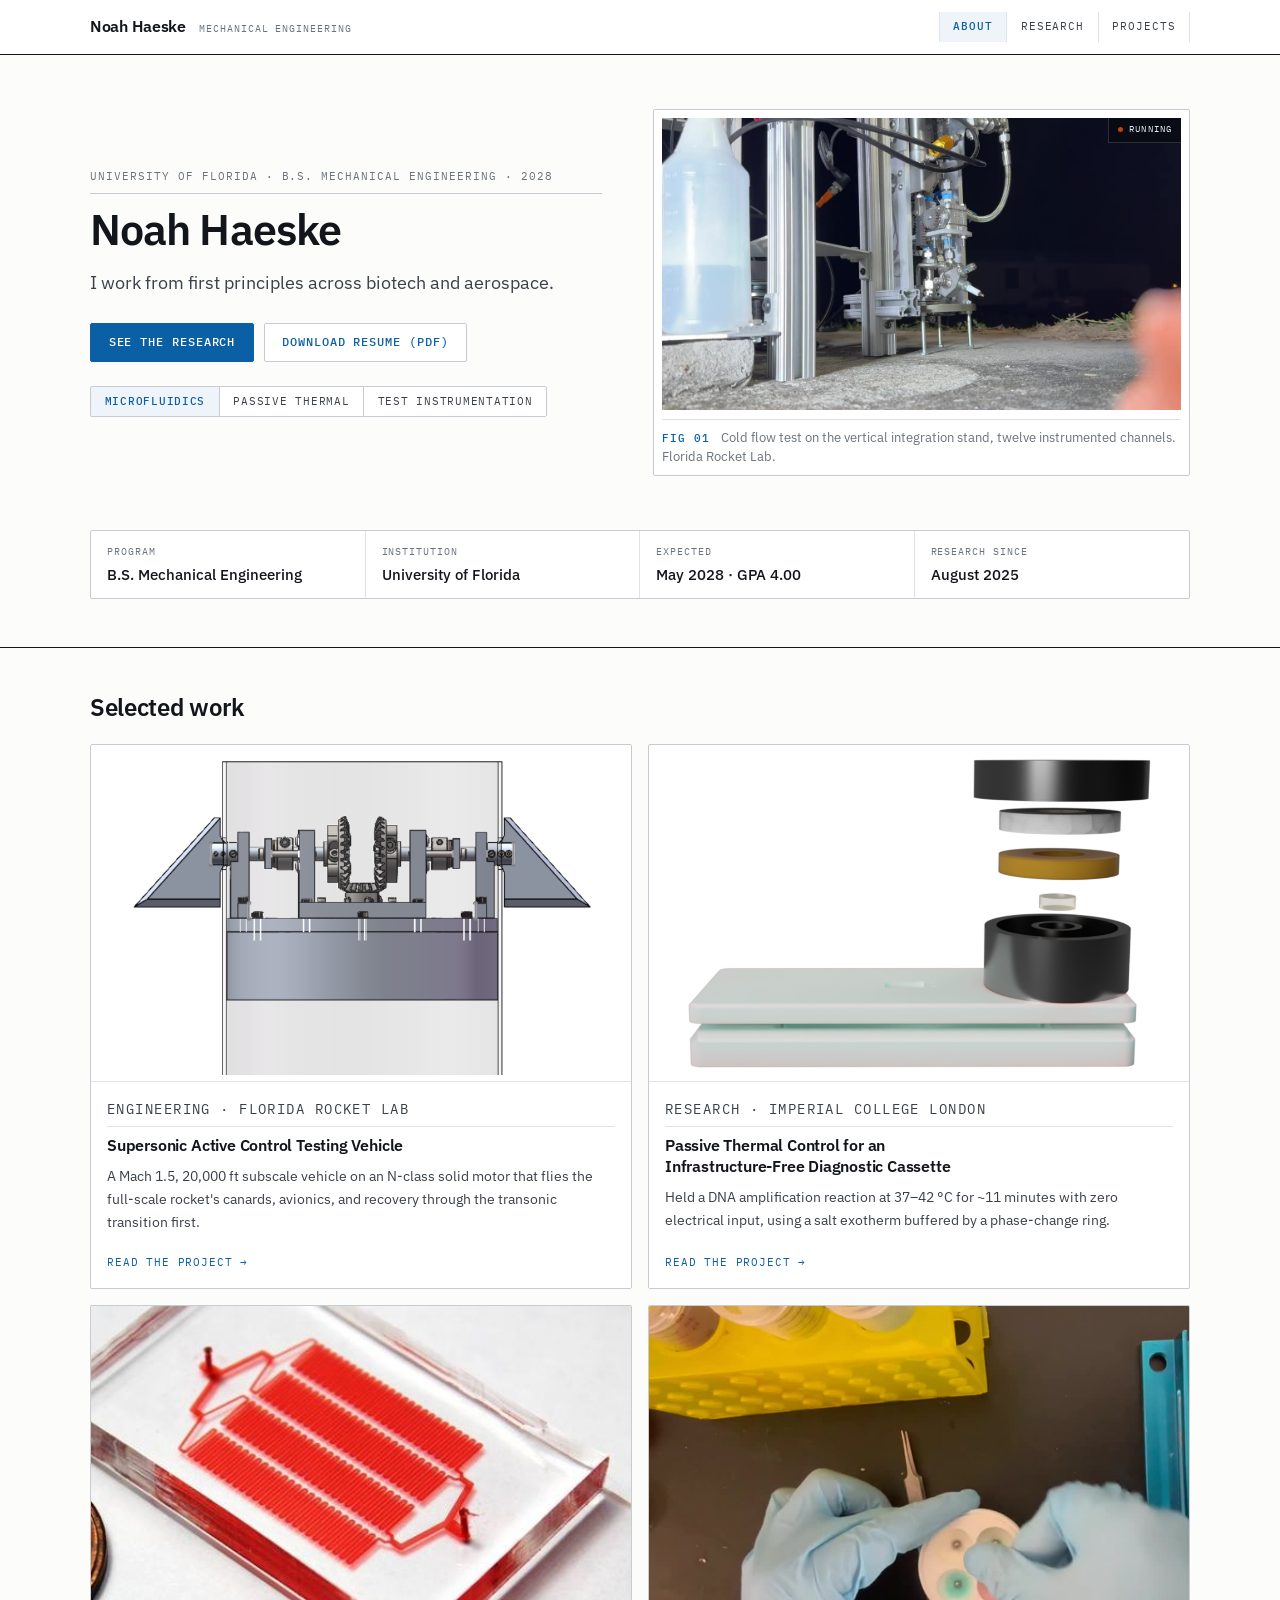
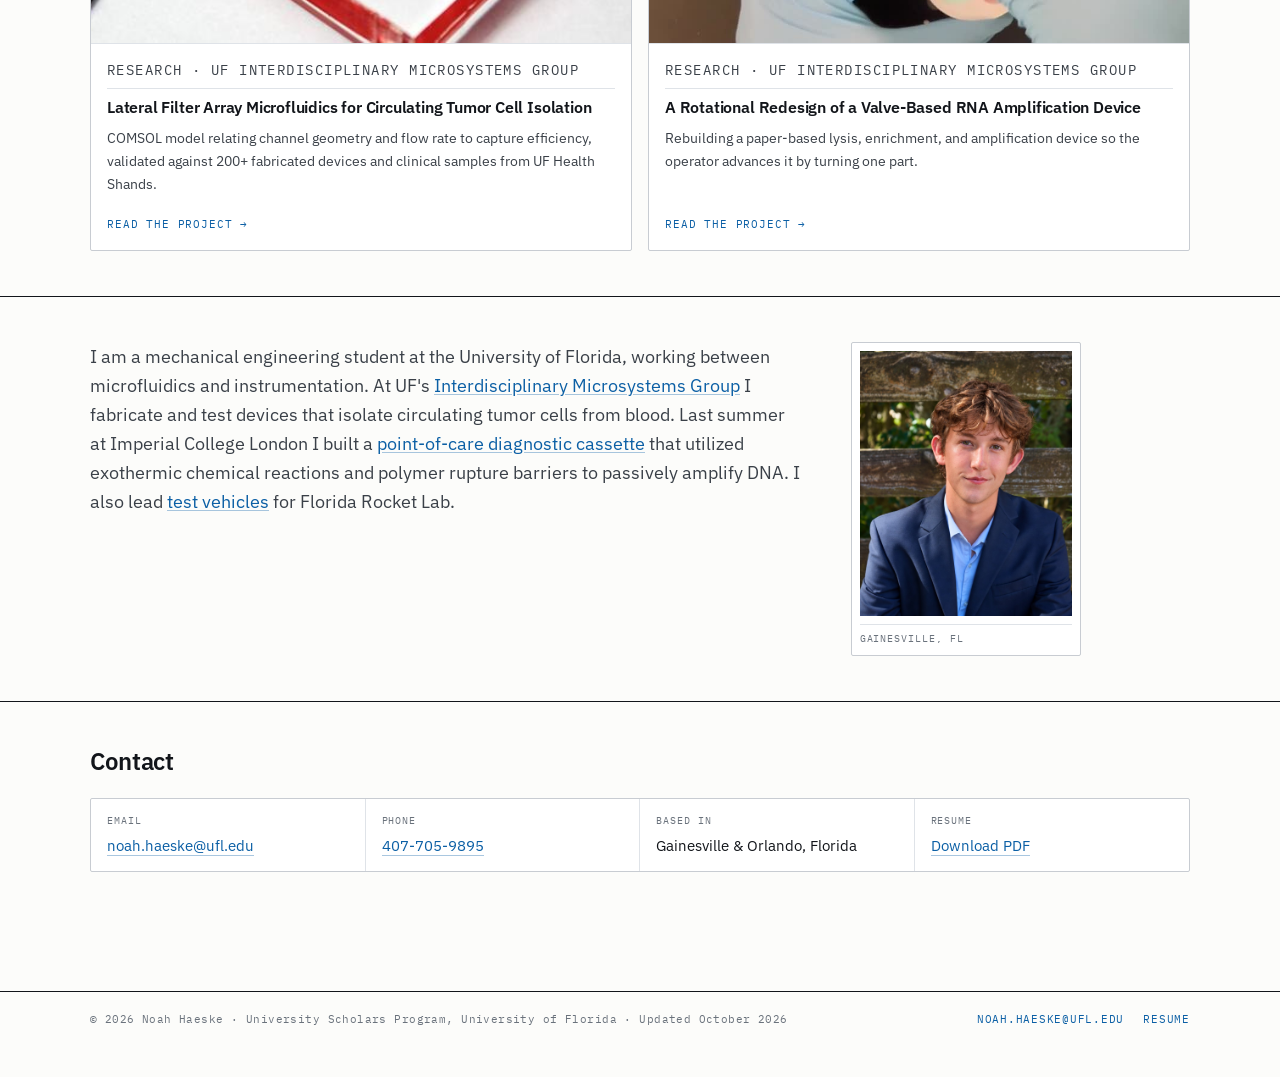
<file: index.html>
<!DOCTYPE html>
<html lang="en">
<head>
<meta charset="utf-8">
<meta name="viewport" content="width=device-width, initial-scale=1">
<title>Noah Haeske &middot; Mechanical Engineering Portfolio</title>
<meta name="description" content="Noah Haeske, mechanical engineering student at the University of Florida. Microfluidics, point-of-care diagnostics, and test instrumentation.">
<link rel="preconnect" href="https://fonts.googleapis.com">
<link rel="preconnect" href="https://fonts.gstatic.com" crossorigin>
<link href="https://fonts.googleapis.com/css2?family=Archivo:wght@400;500;600;700;800&family=IBM+Plex+Sans:wght@400;500;600&family=IBM+Plex+Mono:wght@400;500&family=Spectral:ital,wght@0,400;0,500;0,600;1,400&display=swap" rel="stylesheet">
<link rel="stylesheet" href="assets/css/style.css">
<link rel="stylesheet" href="assets/css/home-media.css">
<link rel="preload" as="image" href="assets/img/frl_coldflow_poster2.jpg">
</head>
<body>
<a class="skip" href="#main">Skip to content</a>

<header class="site-head">
  <div class="site-head__inner">
    <a class="brand" href="index.html">Noah Haeske <span>Mechanical Engineering</span></a>
    <button class="nav-toggle" type="button" aria-controls="primary-nav" aria-expanded="false">Menu</button>
    <nav class="nav" id="primary-nav" aria-label="Primary">
      <a href="index.html" aria-current="page">About</a>
      <a href="research.html">Research</a>
      <a href="projects.html">Projects</a>
    </nav>
  </div>
</header>

<main id="main">

  <!-- ================= HERO ================= -->
  <section class="hero">
    <div class="wrap hero__grid hero__grid--media">
      <div>
        <p class="label">University of Florida &middot; B.S. Mechanical Engineering &middot; 2028</p>
        <h1>Noah Haeske</h1>
        <p class="lede" style="margin-top:.9rem; max-width:46ch;">I work from first principles across biotech and aerospace.</p>
        <div class="btn-row">
          <a class="btn" href="research.html">See the research</a>
          <a class="btn btn--ghost" href="assets/docs/Noah_Haeske_Resume.pdf" download>Download Resume (PDF)</a>
        </div>
        <div class="hero__meta">
          <span class="pill pill--accent">Microfluidics</span>
          <span class="pill">Passive thermal</span>
          <span class="pill">Test instrumentation</span>
        </div>
      </div>

      <figure class="hero-media">
        <div class="hero-media__frame">
          <video
            poster="assets/img/frl_coldflow_poster2.jpg"
            data-src="assets/video/frl_coldflow.mp4"
            muted loop playsinline preload="none" aria-hidden="true"></video>
          <span class="hero-media__state">Running</span>
        </div>
        <figcaption><b>Fig 01</b> Cold flow test on the vertical integration stand, twelve instrumented channels. Florida Rocket Lab.</figcaption>
      </figure>
    </div>
  </section>

  <!-- ================= SPEC STRIP ================= -->
  <div class="wrap">
    <dl class="spec reveal">
      <div><dt>Program</dt><dd>B.S. Mechanical Engineering</dd></div>
      <div><dt>Institution</dt><dd>University of Florida</dd></div>
      <div><dt>Expected</dt><dd>May 2028 &middot; GPA 4.00</dd></div>
      <div><dt>Research since</dt><dd>August 2025</dd></div>
    </dl>
  </div>

  <!-- ================= FEATURED ================= -->
  <section class="section" style="margin-top: clamp(2rem, 4vw, 3rem);">
    <div class="wrap">
      <div class="section__head">
        <h2>Selected work</h2>
      </div>
      <div class="cards cards--roomy reveal">

        <a class="card" href="projects-subscale.html">
          <div class="card__media card__media--white"><img src="assets/img/frl_canard_card.png" alt="CAD side view of the canard actuation mechanism inside the subscale body tube"></div>
          <div class="card__body">
            <p class="card__meta">Engineering &middot; Florida Rocket Lab</p>
            <h3>Supersonic Active Control Testing Vehicle</h3>
            <p>A Mach&nbsp;1.5, 20,000&nbsp;ft subscale vehicle on an N-class solid motor that flies the full-scale rocket's canards, avionics, and recovery through the transonic transition first.</p>
            <span class="card__more">Read the project &rarr;</span>
          </div>
        </a>

        <a class="card" href="research-cassette.html">
          <div class="card__media card__media--white"><img src="assets/img/cad_exploded.png" alt="Exploded CAD view of the diagnostic cassette assembly"></div>
          <div class="card__body">
            <p class="card__meta">Research &middot; Imperial College London</p>
            <h3>Passive Thermal Control for an Infrastructure-Free Diagnostic Cassette</h3>
            <p>Held a DNA amplification reaction at 37&ndash;42&nbsp;&deg;C for ~11 minutes with zero electrical input, using a salt exotherm buffered by a phase-change ring.</p>
            <span class="card__more">Read the project &rarr;</span>
          </div>
        </a>

        <a class="card" href="research-ctc.html">
          <div class="card__media"><img src="assets/img/ctc_device.jpg" alt="Lateral filter array microfluidic device filled with red dye, next to a penny for scale"></div>
          <div class="card__body">
            <p class="card__meta">Research &middot; UF Interdisciplinary Microsystems Group</p>
            <h3>Lateral Filter Array Microfluidics for Circulating Tumor Cell Isolation</h3>
            <p>COMSOL model relating channel geometry and flow rate to capture efficiency, validated against 200+ fabricated devices and clinical samples from UF Health Shands.</p>
            <span class="card__more">Read the project &rarr;</span>
          </div>
        </a>

        <a class="card" href="research-vlead.html">
          <div class="card__media">
            <video
              poster="assets/img/vlead_rotation_poster.jpg"
              data-src="assets/video/vlead_rotation.mp4"
              muted loop playsinline preload="none" aria-hidden="true"></video>
          </div>
          <div class="card__body">
            <p class="card__meta">Research &middot; UF Interdisciplinary Microsystems Group</p>
            <h3>A Rotational Redesign of a Valve-Based RNA Amplification Device</h3>
            <p>Rebuilding a paper-based lysis, enrichment, and amplification device so the operator advances it by turning one part.</p>
            <span class="card__more">Read the project &rarr;</span>
          </div>
        </a>

      </div>
    </div>
  </section>

  <!-- ================= ABOUT ================= -->
  <section class="section">
    <div class="wrap">
      <div class="about-row reveal">
        <div class="prose">
          <p class="lede">I am a mechanical engineering student at the University of Florida, working between microfluidics and instrumentation. At UF's <a href="research-ctc.html">Interdisciplinary Microsystems Group</a> I fabricate and test devices that isolate circulating tumor cells from blood. Last summer at Imperial College London I built a <a href="research-cassette.html">point-of-care diagnostic cassette</a> that utilized exothermic chemical reactions and polymer rupture barriers to passively amplify DNA. I also lead <a href="projects.html">test vehicles</a> for Florida Rocket Lab.</p>
        </div>
        <figure class="headshot">
          <img src="assets/img/headshot.jpg" alt="Portrait of Noah Haeske" width="1000" height="1250">
          <figcaption>Gainesville, FL</figcaption>
        </figure>
      </div>
    </div>
  </section>

  <!-- ================= CONTACT ================= -->
  <section class="section" id="contact">
    <div class="wrap">
      <div class="section__head">
        <h2>Contact</h2>
      </div>
      <dl class="contact-grid reveal">
        <div>
          <dt>Email</dt>
          <dd><a href="mailto:noah.haeske@ufl.edu">noah.haeske@ufl.edu</a></dd>
        </div>
        <div>
          <dt>Phone</dt>
          <dd><a href="tel:+14077059895">407-705-9895</a></dd>
        </div>
        <div>
          <dt>Based in</dt>
          <dd>Gainesville &amp; Orlando, Florida</dd>
        </div>
        <div>
          <dt>Resume</dt>
          <dd><a href="assets/docs/Noah_Haeske_Resume.pdf" download>Download PDF</a></dd>
        </div>
      </dl>
    </div>
  </section>

</main>

<footer class="site-foot">
  <div class="wrap site-foot__inner">
    <p class="fine">&copy; 2026 Noah Haeske &middot; University Scholars Program, University of Florida &middot; Updated October 2026</p>
    <nav class="foot-links" aria-label="Footer">
      <a href="mailto:noah.haeske@ufl.edu">noah.haeske@ufl.edu</a>
      <a href="assets/docs/Noah_Haeske_Resume.pdf" download>Resume</a>
    </nav>
  </div>
</footer>

<script src="assets/js/main.js"></script>
<script src="assets/js/media-home.js"></script>
<script data-goatcounter="https://noahhaeske.goatcounter.com/count" async src="//gc.zgo.at/count.js"></script>
</body>
</html>
</file>
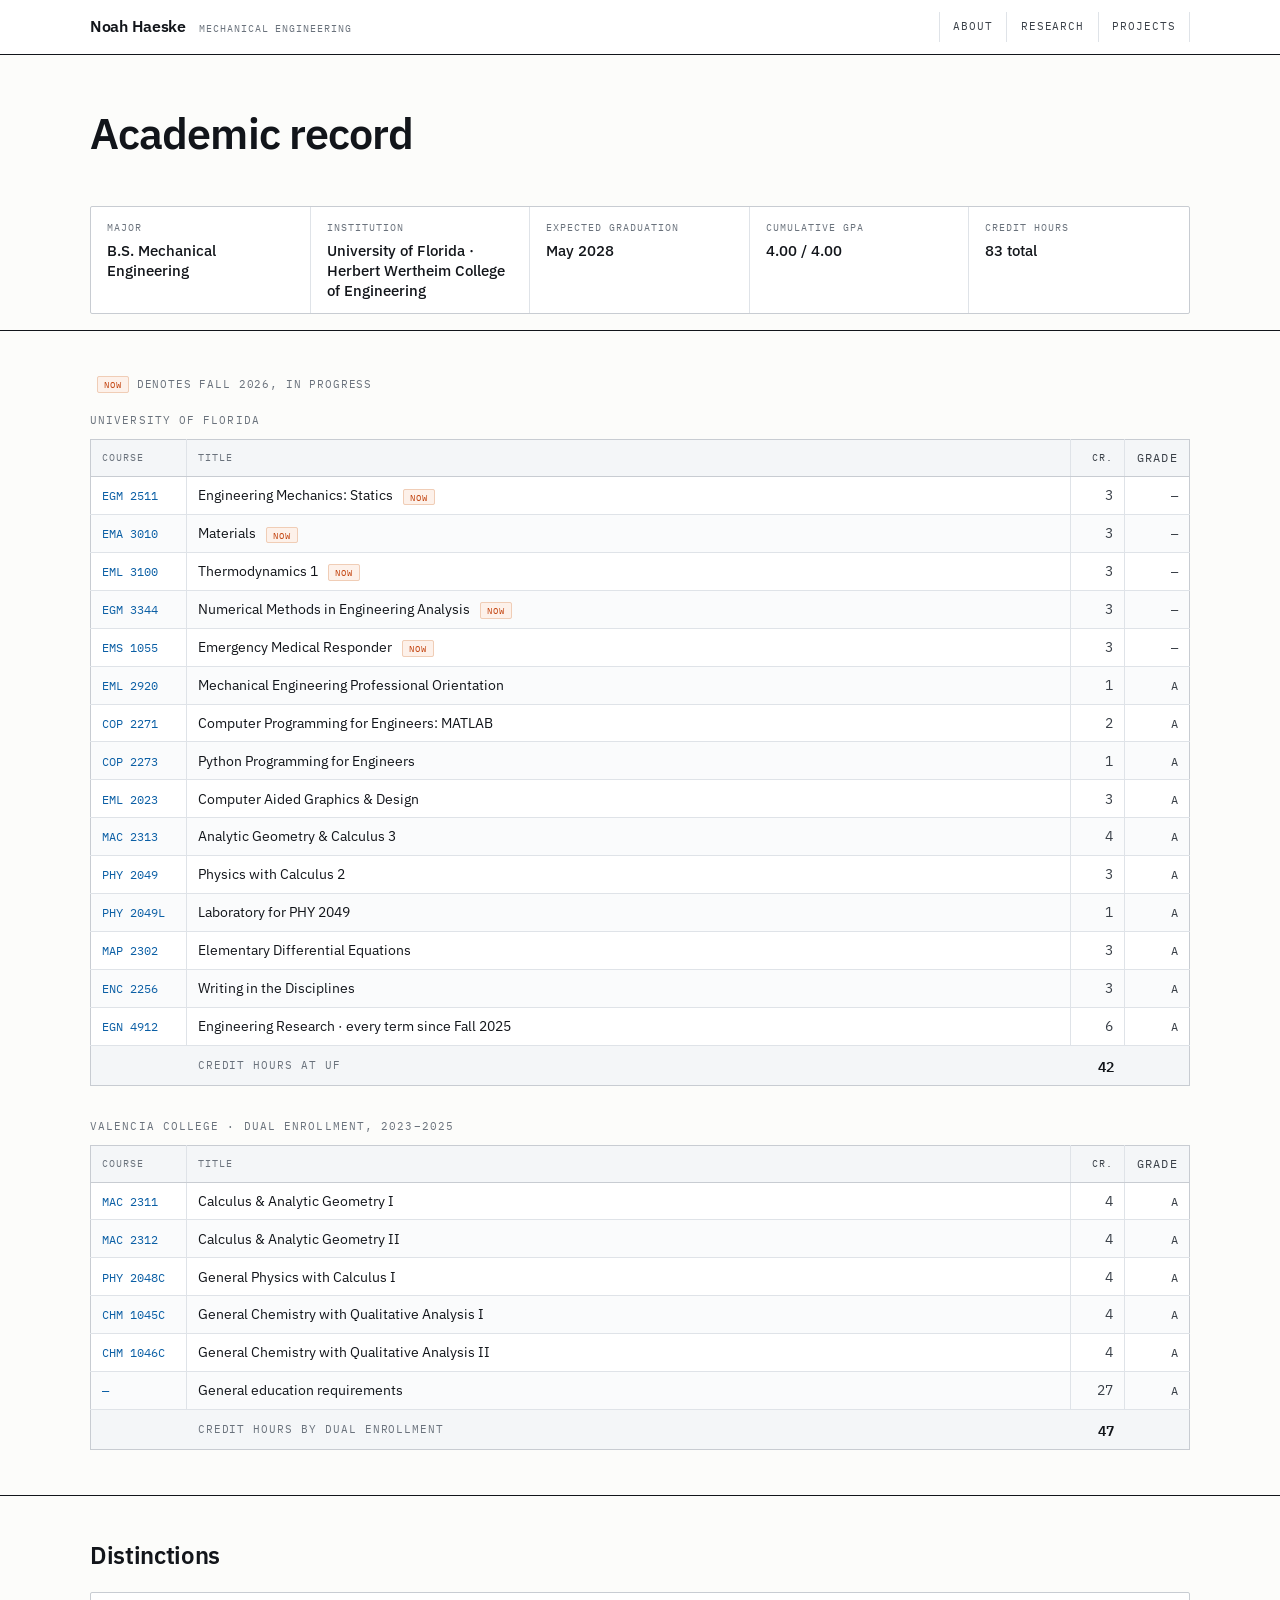
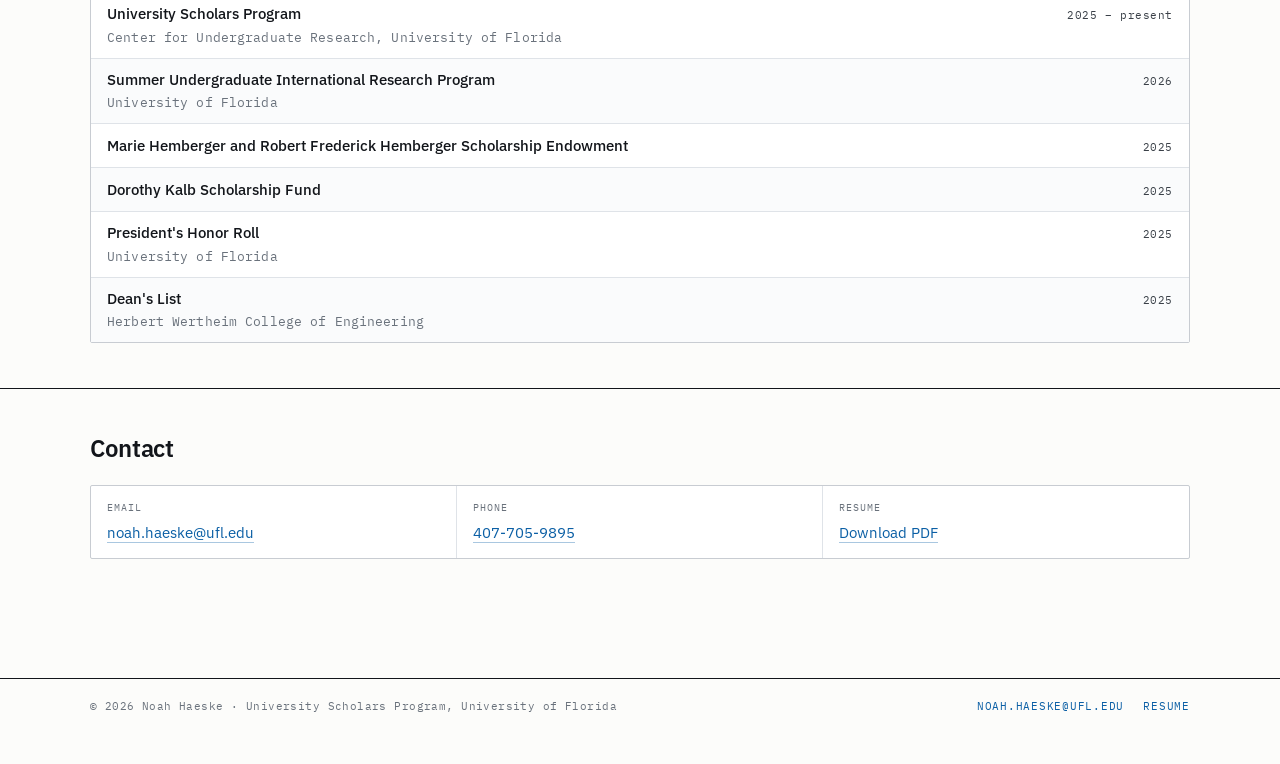
<file: coursework.html>
<!DOCTYPE html>
<html lang="en">
<head>
<meta charset="utf-8">
<meta name="viewport" content="width=device-width, initial-scale=1">
<title>Coursework &middot; Noah Haeske</title>
<meta name="description" content="Academic record: B.S. Mechanical Engineering at the University of Florida. Coursework, credit hours, and grades.">
<link rel="preconnect" href="https://fonts.googleapis.com">
<link rel="preconnect" href="https://fonts.gstatic.com" crossorigin>
<link href="https://fonts.googleapis.com/css2?family=Archivo:wght@400;500;600;700;800&family=IBM+Plex+Sans:wght@400;500;600&family=IBM+Plex+Mono:wght@400;500&family=Spectral:ital,wght@0,400;0,500;0,600;1,400&display=swap" rel="stylesheet">
<link rel="stylesheet" href="assets/css/style.css">
</head>
<body>
<a class="skip" href="#main">Skip to content</a>

<header class="site-head">
  <div class="site-head__inner">
    <a class="brand" href="index.html">Noah Haeske <span>Mechanical Engineering</span></a>
    <button class="nav-toggle" type="button" aria-controls="primary-nav" aria-expanded="false">Menu</button>
    <nav class="nav" id="primary-nav" aria-label="Primary">
      <a href="index.html">About</a>
      <a href="research.html">Research</a>
      <a href="projects.html">Projects</a>
    </nav>
  </div>
</header>

<main id="main">

  <section class="page-head">
    <div class="wrap">
      <h1>Academic record</h1>
    </div>
  </section>

  <div class="wrap">
    <dl class="spec reveal">
      <div><dt>Major</dt><dd>B.S. Mechanical Engineering</dd></div>
      <div><dt>Institution</dt><dd>University of Florida &middot; Herbert Wertheim College of Engineering</dd></div>
      <div><dt>Expected graduation</dt><dd>May 2028</dd></div>
      <div><dt>Cumulative GPA</dt><dd>4.00 / 4.00</dd></div>
      <div><dt>Credit hours</dt><dd>83 total</dd></div>
    </dl>
  </div>

  <!-- ============ TRANSCRIPT ============ -->
  <section class="section">
    <div class="wrap">

      <p class="course-legend"><span class="ip">Now</span> denotes Fall 2026, in progress</p>

      <div class="transcript-block reveal">
        <table class="transcript">
          <caption>University of Florida</caption>
          <thead>
            <tr>
              <th scope="col">Course</th>
              <th scope="col">Title</th>
              <th scope="col" class="t-cr">Cr.</th>
              <th scope="col" class="t-gr">Grade</th>
            </tr>
          </thead>
          <tbody>
            <tr><td class="t-code">EGM 2511</td><td class="t-title">Engineering Mechanics: Statics <span class="ip">Now</span></td><td class="t-cr">3</td><td class="t-gr">&mdash;</td></tr>
            <tr><td class="t-code">EMA 3010</td><td class="t-title">Materials <span class="ip">Now</span></td><td class="t-cr">3</td><td class="t-gr">&mdash;</td></tr>
            <tr><td class="t-code">EML 3100</td><td class="t-title">Thermodynamics 1 <span class="ip">Now</span></td><td class="t-cr">3</td><td class="t-gr">&mdash;</td></tr>
            <tr><td class="t-code">EGM 3344</td><td class="t-title">Numerical Methods in Engineering Analysis <span class="ip">Now</span></td><td class="t-cr">3</td><td class="t-gr">&mdash;</td></tr>
            <tr><td class="t-code">EMS 1055</td><td class="t-title">Emergency Medical Responder <span class="ip">Now</span></td><td class="t-cr">3</td><td class="t-gr">&mdash;</td></tr>
            <tr><td class="t-code">EML 2920</td><td class="t-title">Mechanical Engineering Professional Orientation</td><td class="t-cr">1</td><td class="t-gr">A</td></tr>
            <tr><td class="t-code">COP 2271</td><td class="t-title">Computer Programming for Engineers: MATLAB</td><td class="t-cr">2</td><td class="t-gr">A</td></tr>
            <tr><td class="t-code">COP 2273</td><td class="t-title">Python Programming for Engineers</td><td class="t-cr">1</td><td class="t-gr">A</td></tr>
            <tr><td class="t-code">EML 2023</td><td class="t-title">Computer Aided Graphics &amp; Design</td><td class="t-cr">3</td><td class="t-gr">A</td></tr>
            <tr><td class="t-code">MAC 2313</td><td class="t-title">Analytic Geometry &amp; Calculus 3</td><td class="t-cr">4</td><td class="t-gr">A</td></tr>
            <tr><td class="t-code">PHY 2049</td><td class="t-title">Physics with Calculus 2</td><td class="t-cr">3</td><td class="t-gr">A</td></tr>
            <tr><td class="t-code">PHY 2049L</td><td class="t-title">Laboratory for PHY 2049</td><td class="t-cr">1</td><td class="t-gr">A</td></tr>
            <tr><td class="t-code">MAP 2302</td><td class="t-title">Elementary Differential Equations</td><td class="t-cr">3</td><td class="t-gr">A</td></tr>
            <tr><td class="t-code">ENC 2256</td><td class="t-title">Writing in the Disciplines</td><td class="t-cr">3</td><td class="t-gr">A</td></tr>
            <tr><td class="t-code">EGN 4912</td><td class="t-title">Engineering Research &middot; every term since Fall 2025</td><td class="t-cr">6</td><td class="t-gr">A</td></tr>
          </tbody>
          <tfoot>
            <tr>
              <td></td>
              <td>Credit hours at UF</td>
              <td class="t-cr">42</td>
              <td class="t-gr"></td>
            </tr>
          </tfoot>
        </table>
      </div>

      <div class="transcript-block reveal">
        <table class="transcript">
          <caption>Valencia College &middot; dual enrollment, 2023&ndash;2025</caption>
          <thead>
            <tr>
              <th scope="col">Course</th>
              <th scope="col">Title</th>
              <th scope="col" class="t-cr">Cr.</th>
              <th scope="col" class="t-gr">Grade</th>
            </tr>
          </thead>
          <tbody>
            <tr><td class="t-code">MAC 2311</td><td class="t-title">Calculus &amp; Analytic Geometry I</td><td class="t-cr">4</td><td class="t-gr">A</td></tr>
            <tr><td class="t-code">MAC 2312</td><td class="t-title">Calculus &amp; Analytic Geometry II</td><td class="t-cr">4</td><td class="t-gr">A</td></tr>
            <tr><td class="t-code">PHY 2048C</td><td class="t-title">General Physics with Calculus I</td><td class="t-cr">4</td><td class="t-gr">A</td></tr>
            <tr><td class="t-code">CHM 1045C</td><td class="t-title">General Chemistry with Qualitative Analysis I</td><td class="t-cr">4</td><td class="t-gr">A</td></tr>
            <tr><td class="t-code">CHM 1046C</td><td class="t-title">General Chemistry with Qualitative Analysis II</td><td class="t-cr">4</td><td class="t-gr">A</td></tr>
            <tr><td class="t-code">&mdash;</td><td class="t-title">General education requirements</td><td class="t-cr">27</td><td class="t-gr">A</td></tr>
          </tbody>
          <tfoot>
            <tr>
              <td></td>
              <td>Credit hours by dual enrollment</td>
              <td class="t-cr">47</td>
              <td class="t-gr"></td>
            </tr>
          </tfoot>
        </table>
      </div>

    </div>
  </section>

  <!-- ============ DISTINCTIONS ============ -->
  <section class="section">
    <div class="wrap">
      <div class="section__head">
        <h2>Distinctions</h2>
      </div>
      <ul class="awards reveal">
        <li>
          <span class="aw-name">University Scholars Program<span class="aw-org">Center for Undergraduate Research, University of Florida</span></span>
          <span class="aw-year">2025 &ndash; present</span>
        </li>
        <li>
          <span class="aw-name">Summer Undergraduate International Research Program<span class="aw-org">University of Florida</span></span>
          <span class="aw-year">2026</span>
        </li>
        <li>
          <span class="aw-name">Marie Hemberger and Robert Frederick Hemberger Scholarship Endowment</span>
          <span class="aw-year">2025</span>
        </li>
        <li>
          <span class="aw-name">Dorothy Kalb Scholarship Fund</span>
          <span class="aw-year">2025</span>
        </li>
        <li>
          <span class="aw-name">President's Honor Roll<span class="aw-org">University of Florida</span></span>
          <span class="aw-year">2025</span>
        </li>
        <li>
          <span class="aw-name">Dean's List<span class="aw-org">Herbert Wertheim College of Engineering</span></span>
          <span class="aw-year">2025</span>
        </li>
      </ul>
    </div>
  </section>

  <section class="section" id="contact">
    <div class="wrap">
      <div class="section__head">
        <h2>Contact</h2>
      </div>
      <dl class="contact-grid reveal">
        <div><dt>Email</dt><dd><a href="mailto:noah.haeske@ufl.edu">noah.haeske@ufl.edu</a></dd></div>
        <div><dt>Phone</dt><dd><a href="tel:+14077059895">407-705-9895</a></dd></div>
        <div><dt>Resume</dt><dd><a href="assets/docs/Noah_Haeske_Resume.pdf" download>Download PDF</a></dd></div>
      </dl>
    </div>
  </section>

</main>

<footer class="site-foot">
  <div class="wrap site-foot__inner">
    <p class="fine">&copy; 2026 Noah Haeske &middot; University Scholars Program, University of Florida</p>
    <nav class="foot-links" aria-label="Footer">
      <a href="mailto:noah.haeske@ufl.edu">noah.haeske@ufl.edu</a>
      <a href="assets/docs/Noah_Haeske_Resume.pdf" download>Resume</a>
    </nav>
  </div>
</footer>

<script src="assets/js/main.js"></script>
<script data-goatcounter="https://noahhaeske.goatcounter.com/count" async src="//gc.zgo.at/count.js"></script>
</body>
</html>
</file>
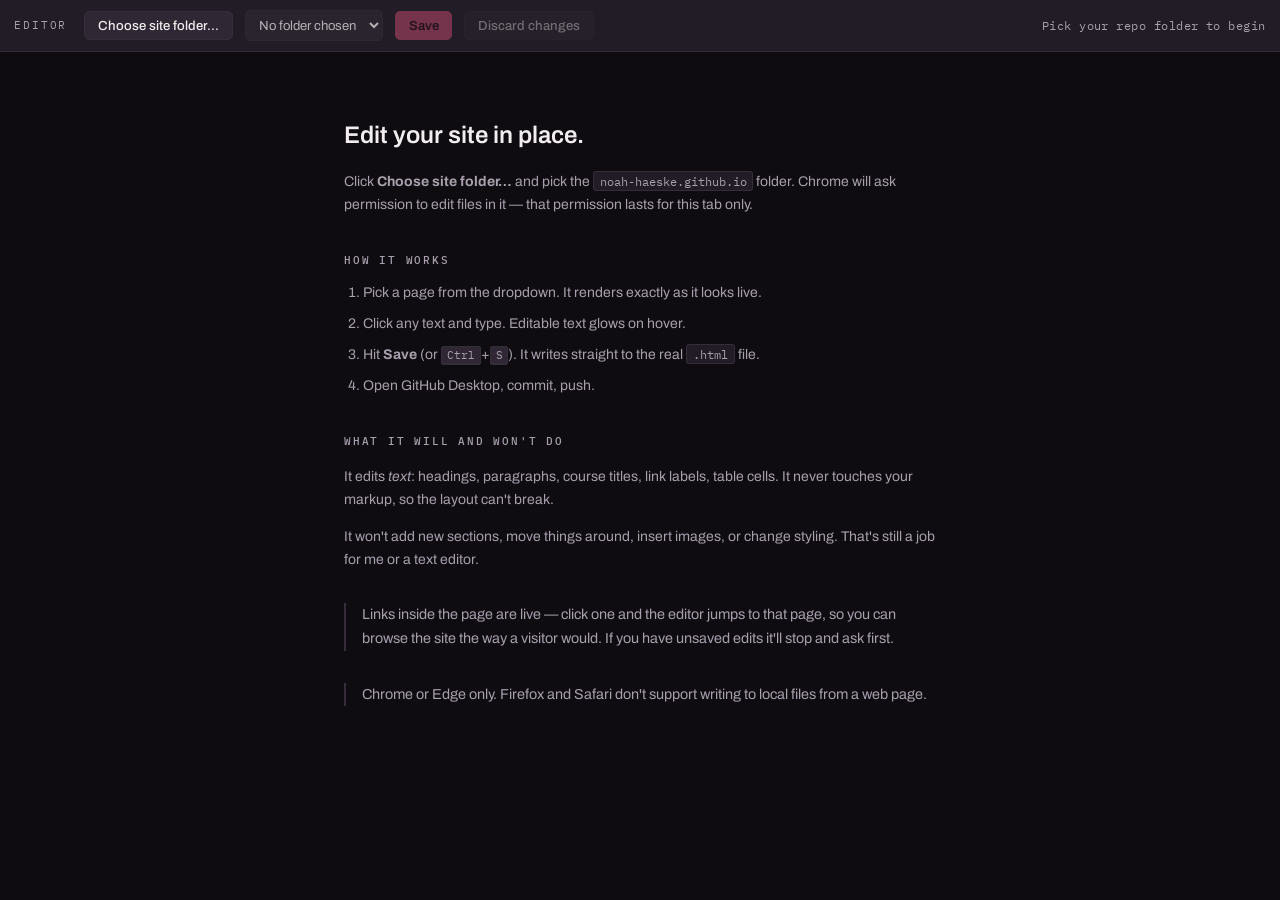
<file: editor.html>
<!DOCTYPE html>
<html lang="en">
<head>
<meta charset="utf-8">
<meta name="viewport" content="width=device-width, initial-scale=1">
<meta name="robots" content="noindex, nofollow">
<title>Page Editor &middot; Noah Haeske</title>
<link rel="preconnect" href="https://fonts.googleapis.com">
<link rel="preconnect" href="https://fonts.gstatic.com" crossorigin>
<link href="https://fonts.googleapis.com/css2?family=Archivo:wght@400;500;600;700&family=IBM+Plex+Mono:wght@400;500&family=Spectral:ital,wght@0,400;0,500;0,600;1,400&display=swap" rel="stylesheet">
<style>
  :root {
    --e-bg: #17131a;
    --e-panel: #211c25;
    --e-line: #352e3a;
    --e-ink: #f2eef0;
    --e-ink-2: #a79fac;
    --e-accent: #ff5c8a;
    --e-ok: #4ec98d;
    --e-warn: #f0b840;
    --e-mono: "IBM Plex Mono", ui-monospace, SFMono-Regular, Menlo, Consolas, monospace;
    --e-sans: "Archivo", -apple-system, BlinkMacSystemFont, "Segoe UI", Helvetica, Arial, sans-serif;
  }
  * , *::before, *::after { box-sizing: border-box; }
  html, body { height: 100%; }
  body {
    margin: 0; background: var(--e-bg); color: var(--e-ink);
    font-family: var(--e-sans); font-size: 14px;
    display: grid; grid-template-rows: auto 1fr;
  }

  /* ---------- toolbar ---------- */
  .bar {
    display: flex; align-items: center; gap: .75rem; flex-wrap: wrap;
    padding: .6rem .9rem; background: var(--e-panel);
    border-bottom: 1px solid var(--e-line); position: sticky; top: 0; z-index: 10;
  }
  .bar .title {
    font-family: var(--e-mono); font-size: .7rem; letter-spacing: .16em;
    text-transform: uppercase; color: var(--e-ink-2); margin-right: .3rem;
  }
  button {
    font: inherit; font-size: .82rem; font-weight: 500; color: var(--e-ink);
    background: #2f2834; border: 1px solid var(--e-line); border-radius: 5px;
    padding: .4rem .8rem; cursor: pointer;
  }
  button:hover:not(:disabled) { border-color: #4d4454; background: #382f3e; }
  button:disabled { opacity: .38; cursor: default; }
  button.primary { background: var(--e-accent); border-color: var(--e-accent); color: #2b0413; font-weight: 600; }
  button.primary:hover:not(:disabled) { background: #ff7ba1; border-color: #ff7ba1; }
  select {
    font: inherit; font-size: .82rem; color: var(--e-ink); background: #2f2834;
    border: 1px solid var(--e-line); border-radius: 5px; padding: .4rem .6rem; max-width: 15rem;
  }
  .spacer { flex: 1 1 auto; }
  .status { font-family: var(--e-mono); font-size: .72rem; letter-spacing: .04em; color: var(--e-ink-2); }
  .status.dirty { color: var(--e-warn); }
  .status.saved { color: var(--e-ok); }
  .status.error { color: var(--e-accent); }
  kbd {
    font-family: var(--e-mono); font-size: .68rem; background: #2f2834;
    border: 1px solid var(--e-line); border-bottom-width: 2px; border-radius: 3px; padding: .05rem .3rem;
  }

  /* ---------- stage ---------- */
  .stage { overflow: auto; background: #0f0c11; }
  .intro {
    max-width: 40rem; margin: 0 auto; padding: 4rem 1.5rem; line-height: 1.65; color: var(--e-ink-2);
  }
  .intro h1 { color: var(--e-ink); font-size: 1.5rem; margin: 0 0 .4rem; font-weight: 600; }
  .intro h2 {
    font-family: var(--e-mono); font-size: .7rem; letter-spacing: .16em; text-transform: uppercase;
    color: var(--e-ink-2); margin: 2.2rem 0 .7rem; font-weight: 500;
  }
  .intro ol { padding-left: 1.2rem; margin: 0; }
  .intro li { margin-bottom: .5rem; }
  .intro code {
    font-family: var(--e-mono); font-size: .85em; background: #211c25;
    border: 1px solid var(--e-line); border-radius: 3px; padding: .1rem .35rem;
  }
  .intro .note { border-left: 2px solid var(--e-line); padding-left: 1rem; font-size: .9rem; margin-top: 2rem; }
  .intro .big { margin-top: 1.8rem; }

  /* the rendered page lives in a shadow root on this host */
  #host { display: block; background: #fff; min-height: 100%; }

  .msg {
    max-width: 40rem; margin: 3rem auto; padding: 1rem 1.2rem; line-height: 1.6;
    border: 1px solid var(--e-line); border-left: 3px solid var(--e-accent);
    border-radius: 4px; background: var(--e-panel); color: var(--e-ink-2);
  }
  .msg strong { color: var(--e-ink); }
</style>
</head>
<body>

<div class="bar">
  <span class="title">Editor</span>
  <button id="pick">Choose site folder…</button>
  <select id="pages" disabled><option>No folder chosen</option></select>
  <button id="save" class="primary" disabled>Save</button>
  <button id="revert" disabled>Discard changes</button>
  <span class="spacer"></span>
  <span class="status" id="status">Pick your repo folder to begin</span>
</div>

<div class="stage" id="stage">
  <div class="intro">
    <h1>Edit your site in place.</h1>
    <p>Click <strong>Choose site folder…</strong> and pick the <code>noah-haeske.github.io</code> folder. Chrome will ask permission to edit files in it — that permission lasts for this tab only.</p>

    <h2>How it works</h2>
    <ol>
      <li>Pick a page from the dropdown. It renders exactly as it looks live.</li>
      <li>Click any text and type. Editable text glows on hover.</li>
      <li>Hit <strong>Save</strong> (or <kbd>Ctrl</kbd>+<kbd>S</kbd>). It writes straight to the real <code>.html</code> file.</li>
      <li>Open GitHub Desktop, commit, push.</li>
    </ol>

    <h2>What it will and won't do</h2>
    <p>It edits <em>text</em>: headings, paragraphs, course titles, link labels, table cells. It never touches your markup, so the layout can't break.</p>
    <p>It won't add new sections, move things around, insert images, or change styling. That's still a job for me or a text editor.</p>

    <div class="note">
      Links inside the page are live — click one and the editor jumps to that page, so you can browse the site the way a visitor would. If you have unsaved edits it'll stop and ask first.
    </div>
    <p class="note">Chrome or Edge only. Firefox and Safari don't support writing to local files from a web page.</p>
  </div>
</div>

<script>
(function () {
  'use strict';

  var dirHandle = null;      // FileSystemDirectoryHandle for the site folder
  var pageName = null;       // e.g. "index.html"
  var srcText = '';          // raw file text, untouched
  var runs = [];             // {start,end,text} source text runs, in document order
  var spans = [];            // wrapper spans in the shadow DOM, same order
  var changes = {};          // idx -> new text
  var assetURLs = [];        // object URLs to revoke on teardown
  var shadow = null;

  var $ = function (id) { return document.getElementById(id); };
  var elPick = $('pick'), elPages = $('pages'), elSave = $('save'),
      elRevert = $('revert'), elStatus = $('status'), elStage = $('stage');

  function setStatus(text, cls) {
    elStatus.textContent = text;
    elStatus.className = 'status' + (cls ? ' ' + cls : '');
  }

  function dirty() { return Object.keys(changes).length > 0; }

  function syncButtons() {
    var d = dirty();
    elSave.disabled = !d;
    elRevert.disabled = !d;
    if (d) setStatus(Object.keys(changes).length + ' unsaved edit' + (Object.keys(changes).length === 1 ? '' : 's'), 'dirty');
  }

  function showMessage(html) {
    elStage.innerHTML = '<div class="msg">' + html + '</div>';
  }

  // ---------------------------------------------------------------- source scan
  // Walk the raw HTML and collect every run of text that sits outside a tag,
  // skipping comments and the contents of <script>/<style>. Quotes inside tags
  // are respected so an attribute containing ">" can't derail the scanner.
  function scanTextRuns(src) {
    var out = [], i = 0, n = src.length;
    while (i < n) {
      if (src.charAt(i) === '<') {
        if (src.substr(i, 4) === '<!--') {
          var ce = src.indexOf('-->', i);
          i = ce === -1 ? n : ce + 3;
          continue;
        }
        var raw = /^<\s*(script|style)\b/i.exec(src.substr(i, 24));
        var tagEnd = skipTag(src, i);
        if (raw) {
          var close = new RegExp('<\\s*\\/\\s*' + raw[1] + '\\s*>', 'i');
          var m = close.exec(src.slice(tagEnd));
          i = m ? tagEnd + m.index + m[0].length : n;
          continue;
        }
        i = tagEnd;
        continue;
      }
      var start = i;
      while (i < n && src.charAt(i) !== '<') i++;
      var text = src.slice(start, i);
      if (text.trim().length) out.push({ start: start, end: i, text: text });
    }
    return out;
  }

  // Return the index just past the ">" that closes the tag starting at i.
  function skipTag(src, i) {
    var n = src.length, q = null;
    for (var j = i + 1; j < n; j++) {
      var c = src.charAt(j);
      if (q) { if (c === q) q = null; continue; }
      if (c === '"' || c === "'") { q = c; continue; }
      if (c === '>') return j + 1;
    }
    return n;
  }

  // ---------------------------------------------------------------- DOM scan
  // Same ordering rule, applied to the parsed document, so run[k] and node[k]
  // describe the same piece of text.
  function collectTextNodes(root, doc) {
    var out = [];
    var walker = doc.createTreeWalker(root, NodeFilter.SHOW_TEXT, null);
    var node;
    while ((node = walker.nextNode())) {
      var p = node.parentNode;
      if (!p) continue;
      var tag = p.nodeName.toLowerCase();
      if (tag === 'script' || tag === 'style') continue;
      if (!node.nodeValue || !node.nodeValue.trim().length) continue;
      out.push(node);
    }
    return out;
  }

  var decoder = document.createElement('textarea');
  function decodeEntities(s) {
    decoder.innerHTML = s;
    return decoder.value;
  }

  function escapeText(s) {
    return s.replace(/&/g, '&amp;').replace(/</g, '&lt;').replace(/>/g, '&gt;');
  }

  // ---------------------------------------------------------------- assets
  async function fileFromPath(path) {
    var parts = path.replace(/^\.?\//, '').split('/');
    var dir = dirHandle;
    for (var i = 0; i < parts.length - 1; i++) {
      dir = await dir.getDirectoryHandle(parts[i]);
    }
    var fh = await dir.getFileHandle(parts[parts.length - 1]);
    return await fh.getFile();
  }

  async function readTextAsset(path) {
    try { return await (await fileFromPath(path)).text(); }
    catch (e) { return null; }
  }

  // style.css is a one-line theme switch that @imports the real stylesheet,
  // so the preview has to follow local imports or it renders unstyled.
  // Remote imports are left in place for the browser to fetch itself.
  async function readStylesheet(path, depth) {
    depth = depth || 0;
    var css = await readTextAsset(path);
    if (css === null || depth > 4) return css;

    // Strip comments before looking for @import. The theme switch keeps the
    // inactive themes commented out, and a browser ignores those — so must we,
    // or the preview would load all three stylesheets on top of each other.
    css = css.replace(/\/\*[\s\S]*?\*\//g, '');

    var dir = path.replace(/[^/]*$/, '');            // "assets/css/style.css" -> "assets/css/"
    var re = /@import\s+(?:url\(\s*)?['"]?([^'")\s]+)['"]?\s*\)?\s*;/g;
    var jobs = [], m;
    while ((m = re.exec(css))) jobs.push({ stmt: m[0], href: m[1] });

    for (var i = 0; i < jobs.length; i++) {
      var href = jobs[i].href;
      if (/^(https?:)?\/\//.test(href)) continue;    // remote: leave for the browser
      var nested = await readStylesheet(normalisePath(dir + href), depth + 1);
      css = css.replace(jobs[i].stmt, nested === null ? '' : nested);
    }
    return css;
  }

  function normalisePath(p) {
    var parts = p.split('/'), out = [];
    for (var i = 0; i < parts.length; i++) {
      if (parts[i] === '.' || parts[i] === '') continue;
      if (parts[i] === '..') { out.pop(); continue; }
      out.push(parts[i]);
    }
    return out.join('/');
  }

  async function objectURLFor(path) {
    try {
      var url = URL.createObjectURL(await fileFromPath(path));
      assetURLs.push(url);
      return url;
    } catch (e) { return null; }
  }

  function isLocal(url) {
    return url && !/^(https?:|data:|mailto:|tel:|#|blob:)/i.test(url);
  }

  // Rewrite the site stylesheet so it still applies inside a shadow root.
  // Selectors are found by scanning for the text preceding each "{" — matching
  // on position rather than on what happens to sit before the rule, so a rule
  // that follows a comment (like :root does) is rewritten the same as any other.
  function adaptCSS(css) {
    var out = '', buf = '', i = 0, n = css.length;

    while (i < n) {
      // Copy comments through untouched.
      if (css.substr(i, 2) === '/*') {
        var ce = css.indexOf('*/', i + 2);
        ce = ce === -1 ? n : ce + 2;
        buf += css.slice(i, ce);
        i = ce;
        continue;
      }
      var c = css.charAt(i);
      if (c === '{') {
        out += rewriteSelector(buf) + '{';
        buf = '';
        i++;
        continue;
      }
      if (c === '}' || c === ';') {
        out += buf + c;
        buf = '';
        i++;
        continue;
      }
      buf += c;
      i++;
    }
    out += buf;

    // Scroll-reveal starts hidden and is switched on by main.js, which we don't
    // run here — show everything instead.
    return out.replace(/\.reveal\s*\{[^}]*\}/g, '.reveal { opacity: 1; transform: none; }');
  }

  function rewriteSelector(sel) {
    // At-rule preludes (@media, @supports, @font-face…) are not selectors.
    if (/^\s*@/.test(sel)) return sel;
    return sel
      .replace(/:root\b/g, ':host')
      .replace(/(^|[\s,>+~()])html\b/g, '$1:host')
      .replace(/(^|[\s,>+~()])body\b/g, '$1.doc-body');
  }

  // Floor for readability: if the site's own tokens ever fail to resolve inside
  // the shadow root, text must not fall back to inheriting the editor's palette.
  // Declared before the site CSS so the real styles override it.
  var BASE_CSS = ':host, .doc-body { color: #191317; background: #faf8f7; }';

  var EDIT_CSS = [
    '.doc-body { margin: 0; }',
    '[data-edit] { border-radius: 2px; transition: background .12s ease, box-shadow .12s ease; }',
    '[data-edit]:hover { background: rgba(176,23,63,.09); box-shadow: 0 0 0 3px rgba(176,23,63,.09); }',
    '[data-edit]:focus { outline: none; background: rgba(176,23,63,.14); box-shadow: 0 0 0 3px rgba(176,23,63,.22); }',
    '[data-edit].changed { background: rgba(240,184,64,.20); box-shadow: 0 0 0 3px rgba(240,184,64,.20); }'
  ].join('\n');

  // ---------------------------------------------------------------- render
  async function loadPage(name) {
    if (dirty() && !confirm('You have unsaved edits on ' + pageName + '. Leave without saving?')) {
      elPages.value = pageName;
      return;
    }
    teardown();
    pageName = name;
    elPages.value = name;

    var fh = await dirHandle.getFileHandle(name);
    srcText = await (await fh.getFile()).text();

    var doc = new DOMParser().parseFromString(srcText, 'text/html');
    runs = scanTextRuns(srcText);
    var nodes = collectTextNodes(doc.documentElement, doc);

    // Safety gate: if the two scans disagree, editing could corrupt the file.
    if (nodes.length !== runs.length) {
      showMessage('<strong>Cannot edit this page safely.</strong> The source scan found ' +
        runs.length + ' text runs but the parsed document has ' + nodes.length +
        '. That mismatch means an edit might land in the wrong place, so saving is disabled. ' +
        'Ask Claude to take a look at <code>' + name + '</code>.');
      elSave.disabled = true;
      setStatus('Editing disabled for this page', 'error');
      return;
    }
    var mismatches = 0;
    for (var k = 0; k < runs.length; k++) {
      if (decodeEntities(runs[k].text).trim() !== nodes[k].nodeValue.trim()) mismatches++;
    }
    if (mismatches > 0) {
      showMessage('<strong>Cannot edit this page safely.</strong> ' + mismatches +
        ' text run(s) in the file don\'t line up with the parsed page. Saving is disabled ' +
        'so nothing gets written to the wrong spot. Ask Claude to look at <code>' + name + '</code>.');
      elSave.disabled = true;
      setStatus('Editing disabled for this page', 'error');
      return;
    }

    // Wrap each body text node in an editable span. Wrapping the text node
    // itself (rather than its parent) means an edit can only ever replace that
    // one run — sibling elements, links and markup are untouchable.
    var body = doc.body;
    for (var i = 0; i < nodes.length; i++) {
      var node = nodes[i];
      if (!body.contains(node)) continue;          // <title> etc: indexed, not editable
      var span = doc.createElement('span');
      span.setAttribute('data-edit', String(i));
      span.setAttribute('contenteditable', 'plaintext-only');
      span.setAttribute('spellcheck', 'true');
      node.parentNode.replaceChild(span, node);
      span.appendChild(node);
    }

    // Inline the stylesheet, swap local asset paths for blob URLs, drop scripts.
    var css = '';
    var links = doc.querySelectorAll('link[rel="stylesheet"]');
    for (var l = 0; l < links.length; l++) {
      var href = links[l].getAttribute('href');
      if (isLocal(href)) {
        var text = await readStylesheet(href);
        if (text) css += adaptCSS(text) + '\n';
        links[l].remove();
      }
    }
    var media = doc.querySelectorAll('img[src], source[src], video[src], video[poster]');
    for (var m = 0; m < media.length; m++) {
      var el = media[m];
      for (var attr of ['src', 'poster']) {
        var v = el.getAttribute(attr);
        if (isLocal(v)) {
          var u = await objectURLFor(v);
          if (u) el.setAttribute(attr, u); else el.removeAttribute(attr);
        }
      }
    }
    var scripts = doc.querySelectorAll('script');
    for (var s = 0; s < scripts.length; s++) scripts[s].remove();

    // Mount into a shadow root so the site's CSS can't leak into the toolbar.
    elStage.innerHTML = '<div id="host"></div>';
    var host = document.getElementById('host');
    shadow = host.attachShadow({ mode: 'open' });
    var styleEl = document.createElement('style');
    styleEl.textContent = BASE_CSS + '\n' + css + '\n' + EDIT_CSS;
    var wrap = document.createElement('div');
    wrap.className = 'doc-body';
    wrap.innerHTML = doc.body.innerHTML;
    shadow.appendChild(styleEl);
    shadow.appendChild(wrap);

    spans = Array.prototype.slice.call(shadow.querySelectorAll('[data-edit]'));
    spans.forEach(function (span) {
      span.addEventListener('input', onEdit);
      span.addEventListener('keydown', function (e) {
        if (e.key === 'Enter') e.preventDefault();   // one run stays one run
      });
    });

    // Intercept in-site links so the editor can browse like a visitor.
    shadow.addEventListener('click', function (e) {
      var a = e.target.closest && e.target.closest('a');
      if (!a) return;
      var href = a.getAttribute('href') || '';
      if (/^#/.test(href)) return;
      e.preventDefault();
      var file = href.split('#')[0].split('?')[0].replace(/^\.?\//, '');
      if (/\.html$/i.test(file) && pageNames.indexOf(file) !== -1) loadPage(file);
    });

    changes = {};
    syncButtons();
    setStatus('Editing ' + name, '');
    elStage.scrollTop = 0;
  }

  function onEdit(e) {
    var span = e.currentTarget;
    var idx = Number(span.getAttribute('data-edit'));
    var original = decodeEntities(runs[idx].text);
    var now = span.textContent;
    if (now.trim() === original.trim()) {
      delete changes[idx];
      span.classList.remove('changed');
    } else {
      changes[idx] = now;
      span.classList.add('changed');
    }
    syncButtons();
  }

  // ---------------------------------------------------------------- save
  // Splice new text into the original file string. Only the changed runs move;
  // every other byte — indentation, comments, entities, line endings — survives.
  async function save() {
    if (!dirty()) return;
    var idxs = Object.keys(changes).map(Number).sort(function (a, b) { return b - a; });
    var out = srcText;
    idxs.forEach(function (idx) {
      var run = runs[idx];
      var lead = run.text.match(/^\s*/)[0];
      var tail = run.text.match(/\s*$/)[0];
      var body = escapeText(changes[idx].trim());
      out = out.slice(0, run.start) + lead + body + tail + out.slice(run.end);
    });

    try {
      var fh = await dirHandle.getFileHandle(pageName, { create: false });
      var w = await fh.createWritable();
      await w.write(out);
      await w.close();
    } catch (err) {
      setStatus('Save failed: ' + err.message, 'error');
      return;
    }

    var n = idxs.length;
    srcText = out;
    runs = scanTextRuns(srcText);
    changes = {};
    spans.forEach(function (s) { s.classList.remove('changed'); });
    syncButtons();
    setStatus('Saved ' + n + ' edit' + (n === 1 ? '' : 's') + ' to ' + pageName, 'saved');
  }

  function revert() {
    if (!dirty()) return;
    if (!confirm('Discard ' + Object.keys(changes).length + ' unsaved edit(s)?')) return;
    loadPage(pageName);
  }

  function teardown() {
    assetURLs.forEach(function (u) { URL.revokeObjectURL(u); });
    assetURLs = [];
    shadow = null;
    spans = [];
  }

  // ---------------------------------------------------------------- folder
  var pageNames = [];

  async function pickFolder() {
    if (!window.showDirectoryPicker) {
      showMessage('<strong>This browser can\'t edit local files.</strong> ' +
        'The File System Access API is Chrome and Edge only. Open this page in one of those.');
      return;
    }
    try {
      dirHandle = await window.showDirectoryPicker({ mode: 'readwrite' });
    } catch (e) { return; }               // user cancelled

    pageNames = [];
    for await (var entry of dirHandle.values()) {
      if (entry.kind === 'file' && /\.html$/i.test(entry.name) && entry.name !== 'editor.html') {
        pageNames.push(entry.name);
      }
    }
    pageNames.sort(function (a, b) {
      if (a === 'index.html') return -1;
      if (b === 'index.html') return 1;
      return a.localeCompare(b);
    });

    if (!pageNames.length) {
      showMessage('<strong>No pages found.</strong> That folder has no <code>.html</code> files in it. ' +
        'Pick the folder that contains <code>index.html</code>.');
      return;
    }

    elPages.innerHTML = '';
    pageNames.forEach(function (n) {
      var o = document.createElement('option');
      o.value = n; o.textContent = n;
      elPages.appendChild(o);
    });
    elPages.disabled = false;
    elPick.textContent = 'Change folder…';
    await loadPage(pageNames[0]);
  }

  // ---------------------------------------------------------------- wiring
  elPick.addEventListener('click', pickFolder);
  elPages.addEventListener('change', function () { loadPage(elPages.value); });
  elSave.addEventListener('click', save);
  elRevert.addEventListener('click', revert);

  document.addEventListener('keydown', function (e) {
    if ((e.ctrlKey || e.metaKey) && e.key.toLowerCase() === 's') {
      e.preventDefault();
      save();
    }
  });

  window.addEventListener('beforeunload', function (e) {
    if (dirty()) { e.preventDefault(); e.returnValue = ''; }
  });
})();
</script>
</body>
</html>
</file>
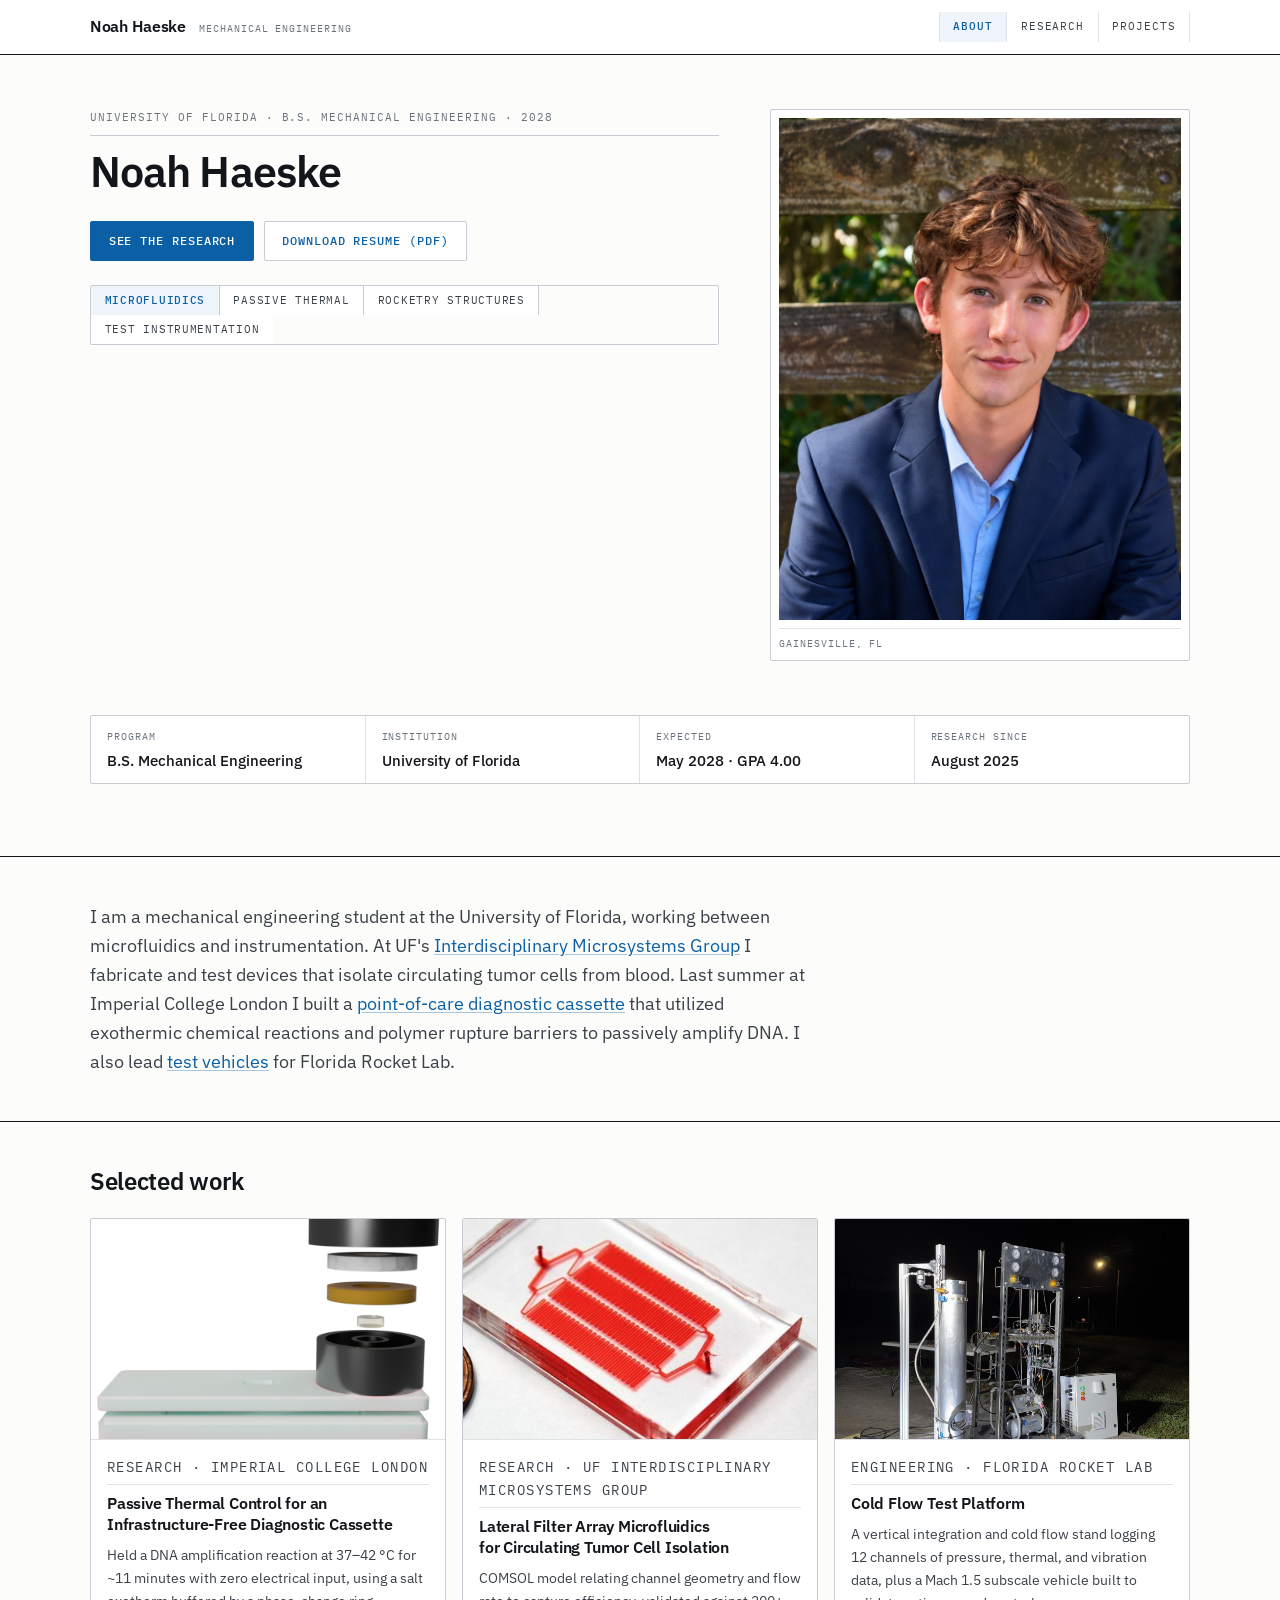
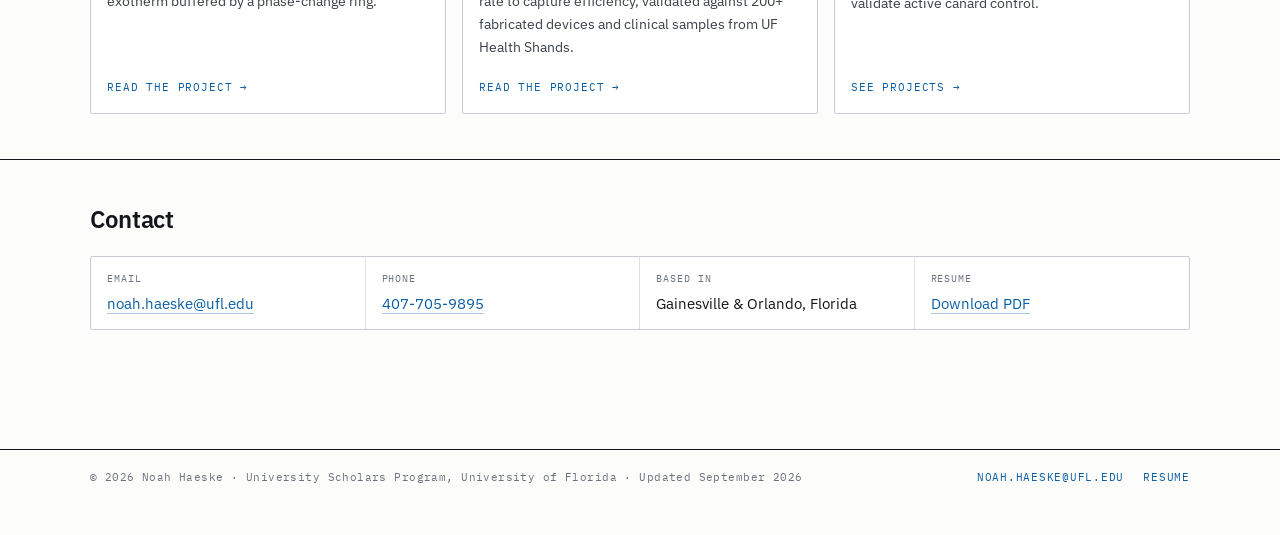
<file: index-classic.html>
<!DOCTYPE html>
<html lang="en">
<head>
<meta charset="utf-8">
<meta name="viewport" content="width=device-width, initial-scale=1">
<title>Noah Haeske &middot; Mechanical Engineering Portfolio</title>
<meta name="description" content="Noah Haeske, mechanical engineering student at the University of Florida. Microfluidics, point-of-care diagnostics, and passive thermal systems.">
<link rel="preconnect" href="https://fonts.googleapis.com">
<link rel="preconnect" href="https://fonts.gstatic.com" crossorigin>
<link href="https://fonts.googleapis.com/css2?family=Archivo:wght@400;500;600;700;800&family=IBM+Plex+Sans:wght@400;500;600&family=IBM+Plex+Mono:wght@400;500&family=Spectral:ital,wght@0,400;0,500;0,600;1,400&display=swap" rel="stylesheet">
<link rel="stylesheet" href="assets/css/style.css">
</head>
<body>
<a class="skip" href="#main">Skip to content</a>

<header class="site-head">
  <div class="site-head__inner">
    <a class="brand" href="index.html">Noah Haeske <span>Mechanical Engineering</span></a>
    <button class="nav-toggle" type="button" aria-controls="primary-nav" aria-expanded="false">Menu</button>
    <nav class="nav" id="primary-nav" aria-label="Primary">
      <a href="index.html" aria-current="page">About</a>
      <a href="research.html">Research</a>
      <a href="projects.html">Projects</a>
    </nav>
  </div>
</header>

<main id="main">

  <!-- ================= HERO ================= -->
  <section class="hero">
    <div class="wrap hero__grid">
      <div>
        <p class="label">University of Florida &middot; B.S. Mechanical Engineering &middot; 2028</p>
        <h1>Noah Haeske</h1>
        <div class="btn-row">
          <a class="btn" href="research.html">See the research</a>
          <a class="btn btn--ghost" href="assets/docs/Noah_Haeske_Resume.pdf" download>Download Resume (PDF)</a>
        </div>
        <div class="hero__meta">
          <span class="pill pill--accent">Microfluidics</span>
          <span class="pill">Passive thermal</span>
          <span class="pill">Rocketry structures</span>
          <span class="pill">Test instrumentation</span>
        </div>
      </div>

      <figure class="headshot">
        <img src="assets/img/headshot.jpg" alt="Portrait of Noah Haeske" width="1000" height="1250">
        <figcaption>Gainesville, FL</figcaption>
      </figure>
    </div>
  </section>

  <!-- ================= CURRENT SPEC STRIP ================= -->
  <div class="wrap">
    <dl class="spec reveal">
      <div><dt>Program</dt><dd>B.S. Mechanical Engineering</dd></div>
      <div><dt>Institution</dt><dd>University of Florida</dd></div>
      <div><dt>Expected</dt><dd>May 2028 &middot; GPA 4.00</dd></div>
      <div><dt>Research since</dt><dd>August 2025</dd></div>
    </dl>
  </div>

  <!-- ================= ABOUT ================= -->
  <section class="section" style="margin-top: clamp(2.8rem, 6vw, 4.5rem);">
    <div class="wrap">
      <div class="prose narrow reveal">
        <p class="lede">I am a mechanical engineering student at the University of Florida, working between microfluidics and instrumentation. At UF's <a href="research-ctc.html">Interdisciplinary Microsystems Group</a> I fabricate and test devices that isolate circulating tumor cells from blood. Last summer at Imperial College London I built a <a href="research-cassette.html">point-of-care diagnostic cassette</a> that utilized exothermic chemical reactions and polymer rupture barriers to passively amplify DNA.  I also lead <a href="projects.html">test vehicles</a> for Florida Rocket Lab.</p>
      </div>
    </div>
  </section>

  <!-- ================= FEATURED ================= -->
  <section class="section">
    <div class="wrap">
      <div class="section__head">
        <h2>Selected work</h2>
      </div>
      <div class="cards reveal">

        <a class="card" href="research-cassette.html">
          <div class="card__media"><img src="assets/img/cad_exploded.png" alt="Exploded CAD view of the diagnostic cassette assembly"></div>
          <div class="card__body">
            <p class="card__meta">Research &middot; Imperial College London</p>
            <h3>Passive Thermal Control for an Infrastructure-Free Diagnostic Cassette</h3>
            <p>Held a DNA amplification reaction at 37&ndash;42&nbsp;&deg;C for ~11 minutes with zero electrical input, using a salt exotherm buffered by a phase-change ring.</p>
            <span class="card__more">Read the project &rarr;</span>
          </div>
        </a>

        <a class="card" href="research-ctc.html">
          <div class="card__media"><img src="assets/img/ctc_device.jpg" alt="Lateral filter array microfluidic device filled with red dye, next to a penny for scale"></div>
          <div class="card__body">
            <p class="card__meta">Research &middot; UF Interdisciplinary Microsystems Group</p>
            <h3>Lateral Filter Array Microfluidics for Circulating Tumor Cell Isolation</h3>
            <p>COMSOL model relating channel geometry and flow rate to capture efficiency, validated against 200+ fabricated devices and clinical samples from UF Health Shands.</p>
            <span class="card__more">Read the project &rarr;</span>
          </div>
        </a>

        <a class="card" href="projects.html">
          <div class="card__media"><img src="assets/img/frl_teststand.jpg" alt="Cold flow test platform set up outdoors at night"></div>
          <div class="card__body">
            <p class="card__meta">Engineering &middot; Florida Rocket Lab</p>
            <h3>Cold Flow Test Platform</h3>
            <p>A vertical integration and cold flow stand logging 12 channels of pressure, thermal, and vibration data, plus a Mach&nbsp;1.5 subscale vehicle built to validate active canard control.</p>
            <span class="card__more">See projects &rarr;</span>
          </div>
        </a>

      </div>
    </div>
  </section>

  <!-- ================= CONTACT ================= -->
  <section class="section" id="contact">
    <div class="wrap">
      <div class="section__head">
        <h2>Contact</h2>
      </div>
      <dl class="contact-grid reveal">
        <div>
          <dt>Email</dt>
          <dd><a href="mailto:noah.haeske@ufl.edu">noah.haeske@ufl.edu</a></dd>
        </div>
        <div>
          <dt>Phone</dt>
          <dd><a href="tel:+14077059895">407-705-9895</a></dd>
        </div>
        <div>
          <dt>Based in</dt>
          <dd>Gainesville &amp; Orlando, Florida</dd>
        </div>
        <div>
          <dt>Resume</dt>
          <dd><a href="assets/docs/Noah_Haeske_Resume.pdf" download>Download PDF</a></dd>
        </div>
        <!-- Add LinkedIn / GitHub here once you send me the URLs:
        <div><dt>LinkedIn</dt><dd><a href="URL">linkedin.com/in/…</a></dd></div>
        <div><dt>GitHub</dt><dd><a href="URL">github.com/…</a></dd></div>
        -->
      </dl>
    </div>
  </section>

</main>

<footer class="site-foot">
  <div class="wrap site-foot__inner">
    <p class="fine">&copy; 2026 Noah Haeske &middot; University Scholars Program, University of Florida &middot; Updated September 2026</p>
    <nav class="foot-links" aria-label="Footer">
      <a href="mailto:noah.haeske@ufl.edu">noah.haeske@ufl.edu</a>
      <a href="assets/docs/Noah_Haeske_Resume.pdf" download>Resume</a>
    </nav>
  </div>
</footer>

<script src="assets/js/main.js"></script>
<script data-goatcounter="https://noahhaeske.goatcounter.com/count" async src="//gc.zgo.at/count.js"></script>
</body>
</html>
</file>
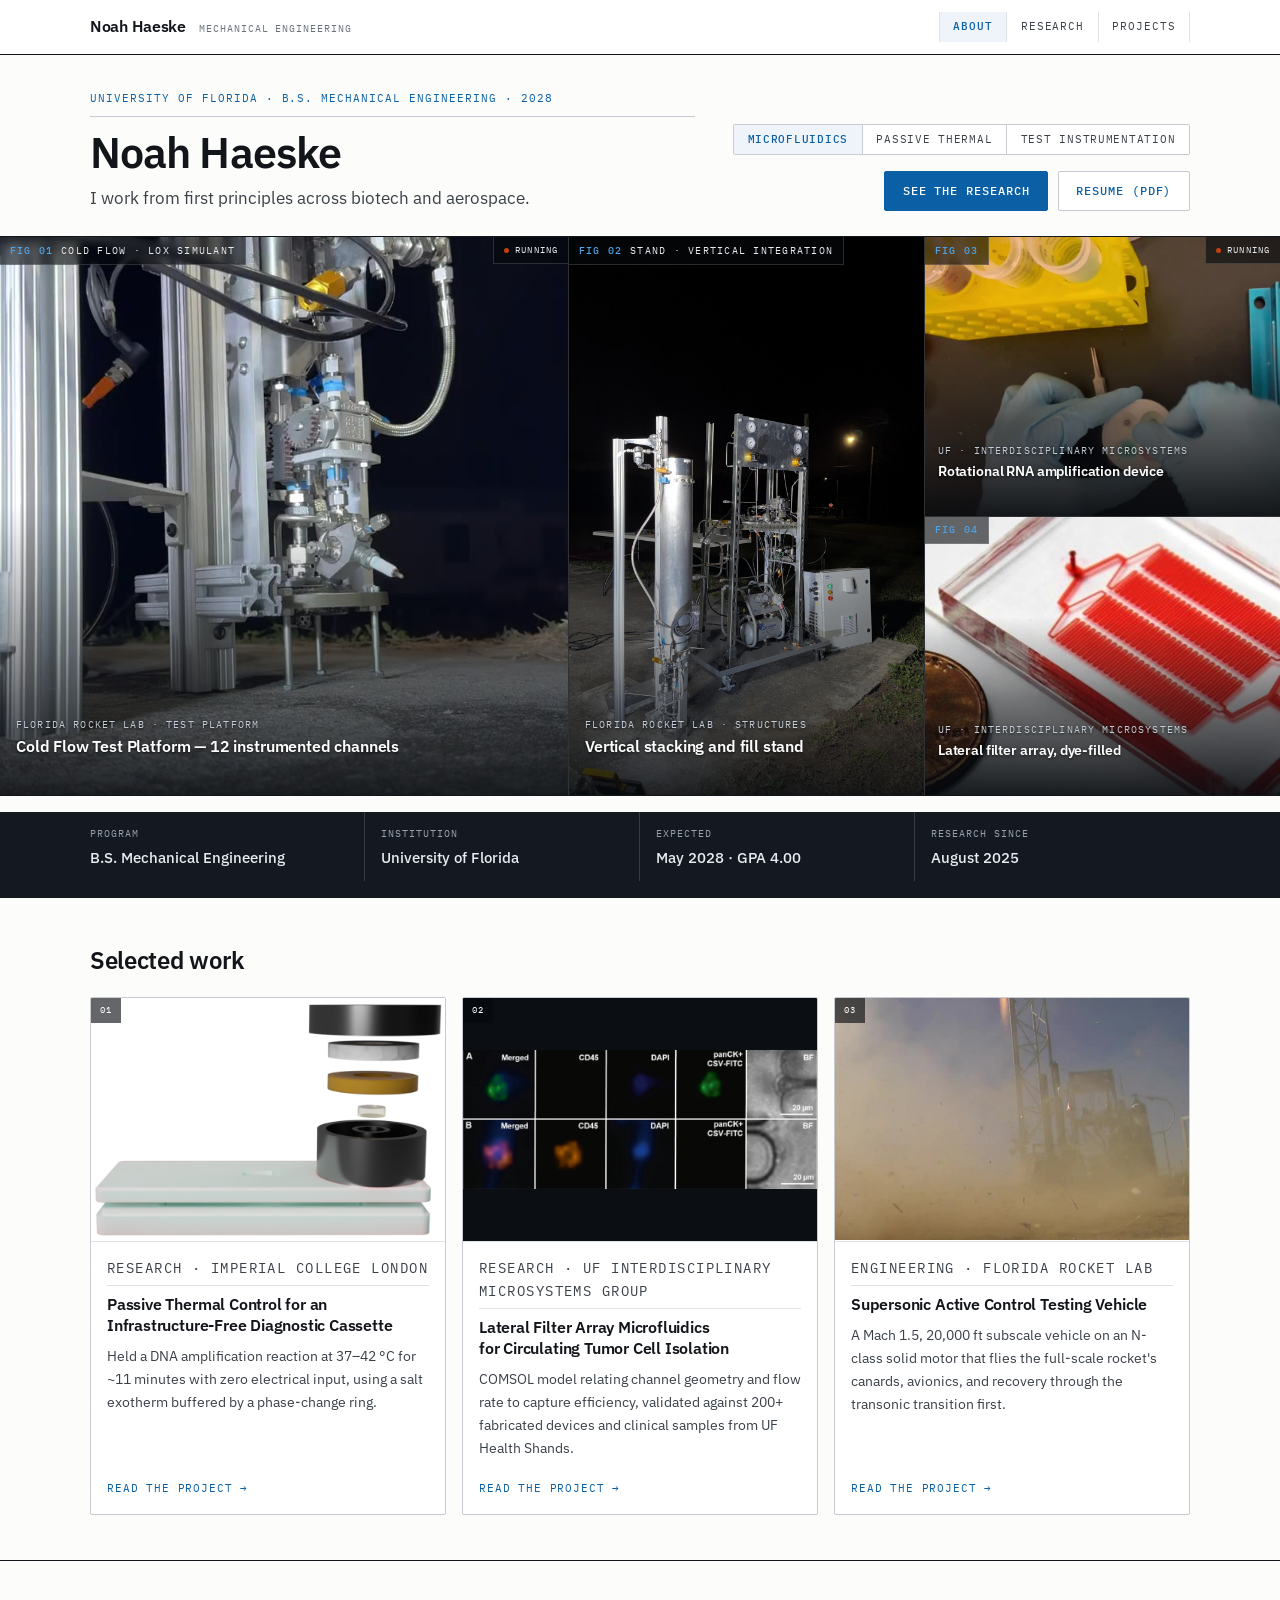
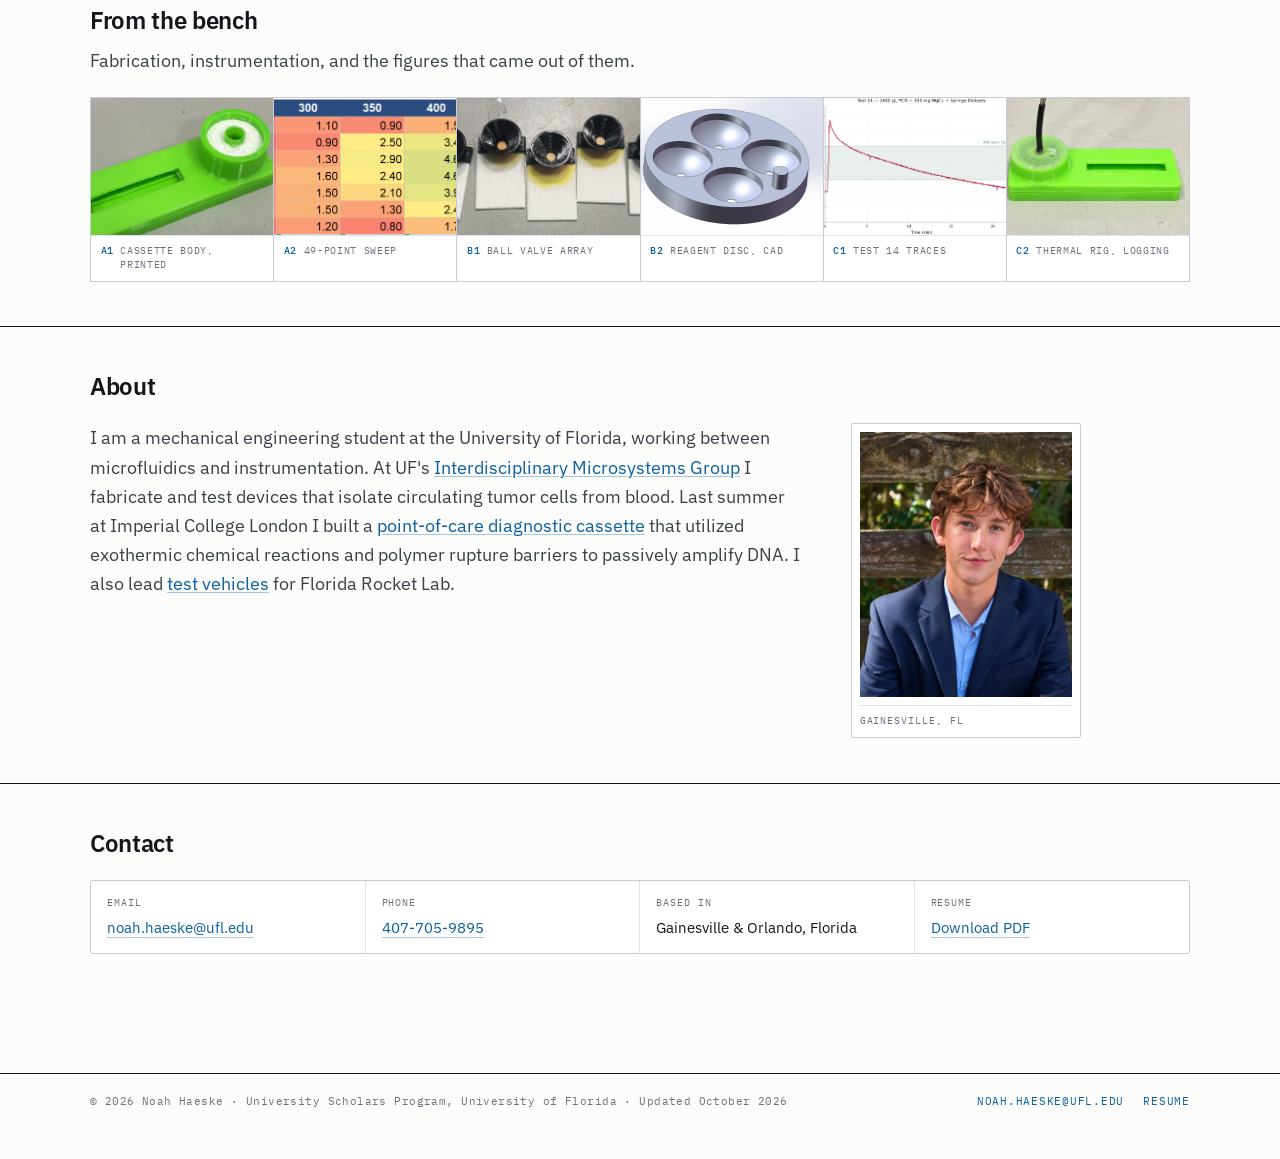
<file: index-media.html>
<!DOCTYPE html>
<html lang="en">
<head>
<meta charset="utf-8">
<meta name="viewport" content="width=device-width, initial-scale=1">
<title>Noah Haeske &middot; Mechanical Engineering Portfolio</title>
<meta name="description" content="Noah Haeske, mechanical engineering student at the University of Florida. Microfluidics, point-of-care diagnostics, and test instrumentation.">
<link rel="preconnect" href="https://fonts.googleapis.com">
<link rel="preconnect" href="https://fonts.gstatic.com" crossorigin>
<link href="https://fonts.googleapis.com/css2?family=Archivo:wght@400;500;600;700;800&family=IBM+Plex+Sans:wght@400;500;600&family=IBM+Plex+Mono:wght@400;500&family=Spectral:ital,wght@0,400;0,500;0,600;1,400&display=swap" rel="stylesheet">
<link rel="stylesheet" href="assets/css/style.css">
<link rel="stylesheet" href="assets/css/home-media.css">
<link rel="preload" as="image" href="assets/img/frl_coldflow_poster2.jpg">
<link rel="preload" as="image" href="assets/img/frl_teststand.jpg">
</head>
<body>
<a class="skip" href="#main">Skip to content</a>

<header class="site-head">
  <div class="site-head__inner">
    <a class="brand" href="index.html">Noah Haeske <span>Mechanical Engineering</span></a>
    <button class="nav-toggle" type="button" aria-controls="primary-nav" aria-expanded="false">Menu</button>
    <nav class="nav" id="primary-nav" aria-label="Primary">
      <a href="index.html" aria-current="page">About</a>
      <a href="research.html">Research</a>
      <a href="projects.html">Projects</a>
    </nav>
  </div>
</header>

<main id="main">

  <!-- ================= TITLE BAR ================= -->
  <section class="titlebar">
    <div class="wrap titlebar__inner">
      <div>
        <p class="label label--accent">University of Florida &middot; B.S. Mechanical Engineering &middot; 2028</p>
        <h1>Noah Haeske</h1>
        <p class="titlebar__line">I work from first principles across biotech and aerospace.</p>
      </div>
      <div class="titlebar__side">
        <div class="hero__meta">
          <span class="pill pill--accent">Microfluidics</span>
          <span class="pill">Passive thermal</span>
          <span class="pill">Test instrumentation</span>
        </div>
        <div class="btn-row">
          <a class="btn" href="research.html">See the research</a>
          <a class="btn btn--ghost" href="assets/docs/Noah_Haeske_Resume.pdf" download>Resume (PDF)</a>
        </div>
      </div>
    </div>
  </section>

  <!-- ================= MEDIA WALL ================= -->
  <section class="wall bleed" aria-label="Project media">
    <div class="wall__grid">

      <a class="tile" href="projects-coldflow.html">
        <video
          poster="assets/img/frl_coldflow_poster2.jpg"
          data-src="assets/video/frl_coldflow.mp4"
          muted loop playsinline preload="none" aria-hidden="true"></video>
        <span class="tile__fig"><b>Fig 01</b><i>Cold flow &middot; LOX simulant</i></span>
        <span class="tile__live">Running</span>
        <span class="tile__cap">
          <span class="tile__org">Florida Rocket Lab &middot; Test platform</span>
          <span class="tile__name">Cold Flow Test Platform &mdash; 12 instrumented channels</span>
          <span class="tile__go">Read the project &rarr;</span>
        </span>
      </a>

      <a class="tile" href="projects-coldflow.html">
        <img src="assets/img/frl_teststand.jpg" alt="Vertical integration and cold flow test stand set up outdoors at night">
        <span class="tile__fig"><b>Fig 02</b><i>Stand &middot; vertical integration</i></span>
        <span class="tile__cap">
          <span class="tile__org">Florida Rocket Lab &middot; Structures</span>
          <span class="tile__name">Vertical stacking and fill stand</span>
          <span class="tile__go">Read the project &rarr;</span>
        </span>
      </a>

      <a class="tile tile--small" href="research-vlead.html">
        <video
          poster="assets/img/vlead_rotation_poster.jpg"
          data-src="assets/video/vlead_rotation.mp4"
          muted loop playsinline preload="none" aria-hidden="true"></video>
        <span class="tile__fig"><b>Fig 03</b></span>
        <span class="tile__live">Running</span>
        <span class="tile__cap">
          <span class="tile__org">UF &middot; Interdisciplinary Microsystems</span>
          <span class="tile__name">Rotational RNA amplification device</span>
          <span class="tile__go">Read the project &rarr;</span>
        </span>
      </a>

      <a class="tile tile--small tile--left" href="research-ctc.html">
        <img src="assets/img/ctc_device.jpg" alt="Lateral filter array microfluidic device filled with red dye, next to a penny for scale">
        <span class="tile__fig"><b>Fig 04</b></span>
        <span class="tile__cap">
          <span class="tile__org">UF &middot; Interdisciplinary Microsystems</span>
          <span class="tile__name">Lateral filter array, dye-filled</span>
          <span class="tile__go">Read the project &rarr;</span>
        </span>
      </a>

    </div>
  </section>

  <!-- ================= SPEC PLATE ================= -->
  <div class="plate bleed">
    <div class="wrap">
      <dl class="spec">
        <div><dt>Program</dt><dd>B.S. Mechanical Engineering</dd></div>
        <div><dt>Institution</dt><dd>University of Florida</dd></div>
        <div><dt>Expected</dt><dd>May 2028 &middot; GPA 4.00</dd></div>
        <div><dt>Research since</dt><dd>August 2025</dd></div>
      </dl>
    </div>
  </div>

  <!-- ================= SELECTED WORK ================= -->
  <section class="section section--flush" style="padding-top: clamp(2rem, 4vw, 3rem);">
    <div class="wrap">
      <div class="section__head">
        <h2>Selected work</h2>
      </div>
      <div class="cards cards--media reveal">

        <a class="card" href="research-cassette.html">
          <div class="card__media">
            <span class="card__idx">01</span>
            <img src="assets/img/cad_exploded.png" alt="Exploded CAD view of the diagnostic cassette assembly">
          </div>
          <div class="card__body">
            <p class="card__meta">Research &middot; Imperial College London</p>
            <h3>Passive Thermal Control for an Infrastructure-Free Diagnostic Cassette</h3>
            <p>Held a DNA amplification reaction at 37&ndash;42&nbsp;&deg;C for ~11 minutes with zero electrical input, using a salt exotherm buffered by a phase-change ring.</p>
            <span class="card__more">Read the project &rarr;</span>
          </div>
        </a>

        <a class="card" href="research-ctc.html">
          <div class="card__media card__media--plate">
            <span class="card__idx">02</span>
            <img src="assets/img/ctc_cells.jpg" alt="Fluorescence imaging panels identifying a captured tumor cell against a white blood cell">
          </div>
          <div class="card__body">
            <p class="card__meta">Research &middot; UF Interdisciplinary Microsystems Group</p>
            <h3>Lateral Filter Array Microfluidics for Circulating Tumor Cell Isolation</h3>
            <p>COMSOL model relating channel geometry and flow rate to capture efficiency, validated against 200+ fabricated devices and clinical samples from UF Health Shands.</p>
            <span class="card__more">Read the project &rarr;</span>
          </div>
        </a>

        <a class="card" href="projects-subscale.html">
          <div class="card__media">
            <span class="card__idx">03</span>
            <video
              poster="assets/img/frl_launch_poster2.jpg"
              data-src="assets/video/frl_launch.mp4"
              muted loop playsinline preload="none" aria-hidden="true"></video>
          </div>
          <div class="card__body">
            <p class="card__meta">Engineering &middot; Florida Rocket Lab</p>
            <h3>Supersonic Active Control Testing Vehicle</h3>
            <p>A Mach&nbsp;1.5, 20,000&nbsp;ft subscale vehicle on an N-class solid motor that flies the full-scale rocket's canards, avionics, and recovery through the transonic transition first.</p>
            <span class="card__more">Read the project &rarr;</span>
          </div>
        </a>

      </div>
    </div>
  </section>

  <!-- ================= CONTACT SHEET ================= -->
  <section class="section">
    <div class="wrap">
      <div class="section__head">
        <h2>From the bench</h2>
        <p class="lede">Fabrication, instrumentation, and the figures that came out of them.</p>
      </div>

      <div class="sheet reveal">

        <a class="sheet__cell" href="research-cassette.html">
          <figure><img src="assets/img/photo_cassette.jpg" alt="Printed diagnostic cassette body with the reagent well packed"></figure>
          <span class="sheet__cap"><b>A1</b> Cassette body, printed</span>
        </a>

        <a class="sheet__cell" href="research-cassette.html">
          <figure><img src="assets/img/sweep_heatmap.png" alt="Heat map of a 49-point parameter sweep over salt mass and insulation thickness"></figure>
          <span class="sheet__cap"><b>A2</b> 49-point sweep</span>
        </a>

        <a class="sheet__cell" href="research-vlead.html">
          <figure><img src="assets/img/photo_valve_array.jpg" alt="Row of assembled microfluidic ball valves on paper substrates"></figure>
          <span class="sheet__cap"><b>B1</b> Ball valve array</span>
        </a>

        <a class="sheet__cell" href="research-vlead.html">
          <figure><img src="assets/img/vlead_wells.png" alt="CAD render of the reagent disc with four hemispherical wells"></figure>
          <span class="sheet__cap"><b>B2</b> Reagent disc, CAD</span>
        </a>

        <a class="sheet__cell" href="projects-coldflow.html">
          <figure><img src="assets/img/plot_test14.png" alt="Pressure and thermal traces from cold flow test 14"></figure>
          <span class="sheet__cap"><b>C1</b> Test 14 traces</span>
        </a>

        <a class="sheet__cell" href="research-cassette.html">
          <figure><img src="assets/img/photo_thermal_rig.jpg" alt="Thermal test rig with thermocouples logging the cassette reaction chamber"></figure>
          <span class="sheet__cap"><b>C2</b> Thermal rig, logging</span>
        </a>

      </div>
    </div>
  </section>

  <!-- ================= ABOUT ================= -->
  <section class="section">
    <div class="wrap">
      <div class="section__head">
        <h2>About</h2>
      </div>
      <div class="about-row reveal">
        <div class="prose">
          <p class="lede">I am a mechanical engineering student at the University of Florida, working between microfluidics and instrumentation. At UF's <a href="research-ctc.html">Interdisciplinary Microsystems Group</a> I fabricate and test devices that isolate circulating tumor cells from blood. Last summer at Imperial College London I built a <a href="research-cassette.html">point-of-care diagnostic cassette</a> that utilized exothermic chemical reactions and polymer rupture barriers to passively amplify DNA. I also lead <a href="projects.html">test vehicles</a> for Florida Rocket Lab.</p>
        </div>
        <figure class="headshot">
          <img src="assets/img/headshot.jpg" alt="Portrait of Noah Haeske" width="1000" height="1250">
          <figcaption>Gainesville, FL</figcaption>
        </figure>
      </div>
    </div>
  </section>

  <!-- ================= CONTACT ================= -->
  <section class="section" id="contact">
    <div class="wrap">
      <div class="section__head">
        <h2>Contact</h2>
      </div>
      <dl class="contact-grid reveal">
        <div>
          <dt>Email</dt>
          <dd><a href="mailto:noah.haeske@ufl.edu">noah.haeske@ufl.edu</a></dd>
        </div>
        <div>
          <dt>Phone</dt>
          <dd><a href="tel:+14077059895">407-705-9895</a></dd>
        </div>
        <div>
          <dt>Based in</dt>
          <dd>Gainesville &amp; Orlando, Florida</dd>
        </div>
        <div>
          <dt>Resume</dt>
          <dd><a href="assets/docs/Noah_Haeske_Resume.pdf" download>Download PDF</a></dd>
        </div>
      </dl>
    </div>
  </section>

</main>

<footer class="site-foot">
  <div class="wrap site-foot__inner">
    <p class="fine">&copy; 2026 Noah Haeske &middot; University Scholars Program, University of Florida &middot; Updated October 2026</p>
    <nav class="foot-links" aria-label="Footer">
      <a href="mailto:noah.haeske@ufl.edu">noah.haeske@ufl.edu</a>
      <a href="assets/docs/Noah_Haeske_Resume.pdf" download>Resume</a>
    </nav>
  </div>
</footer>

<script src="assets/js/main.js"></script>
<script src="assets/js/media-home.js"></script>
<script data-goatcounter="https://noahhaeske.goatcounter.com/count" async src="//gc.zgo.at/count.js"></script>
</body>
</html>
</file>
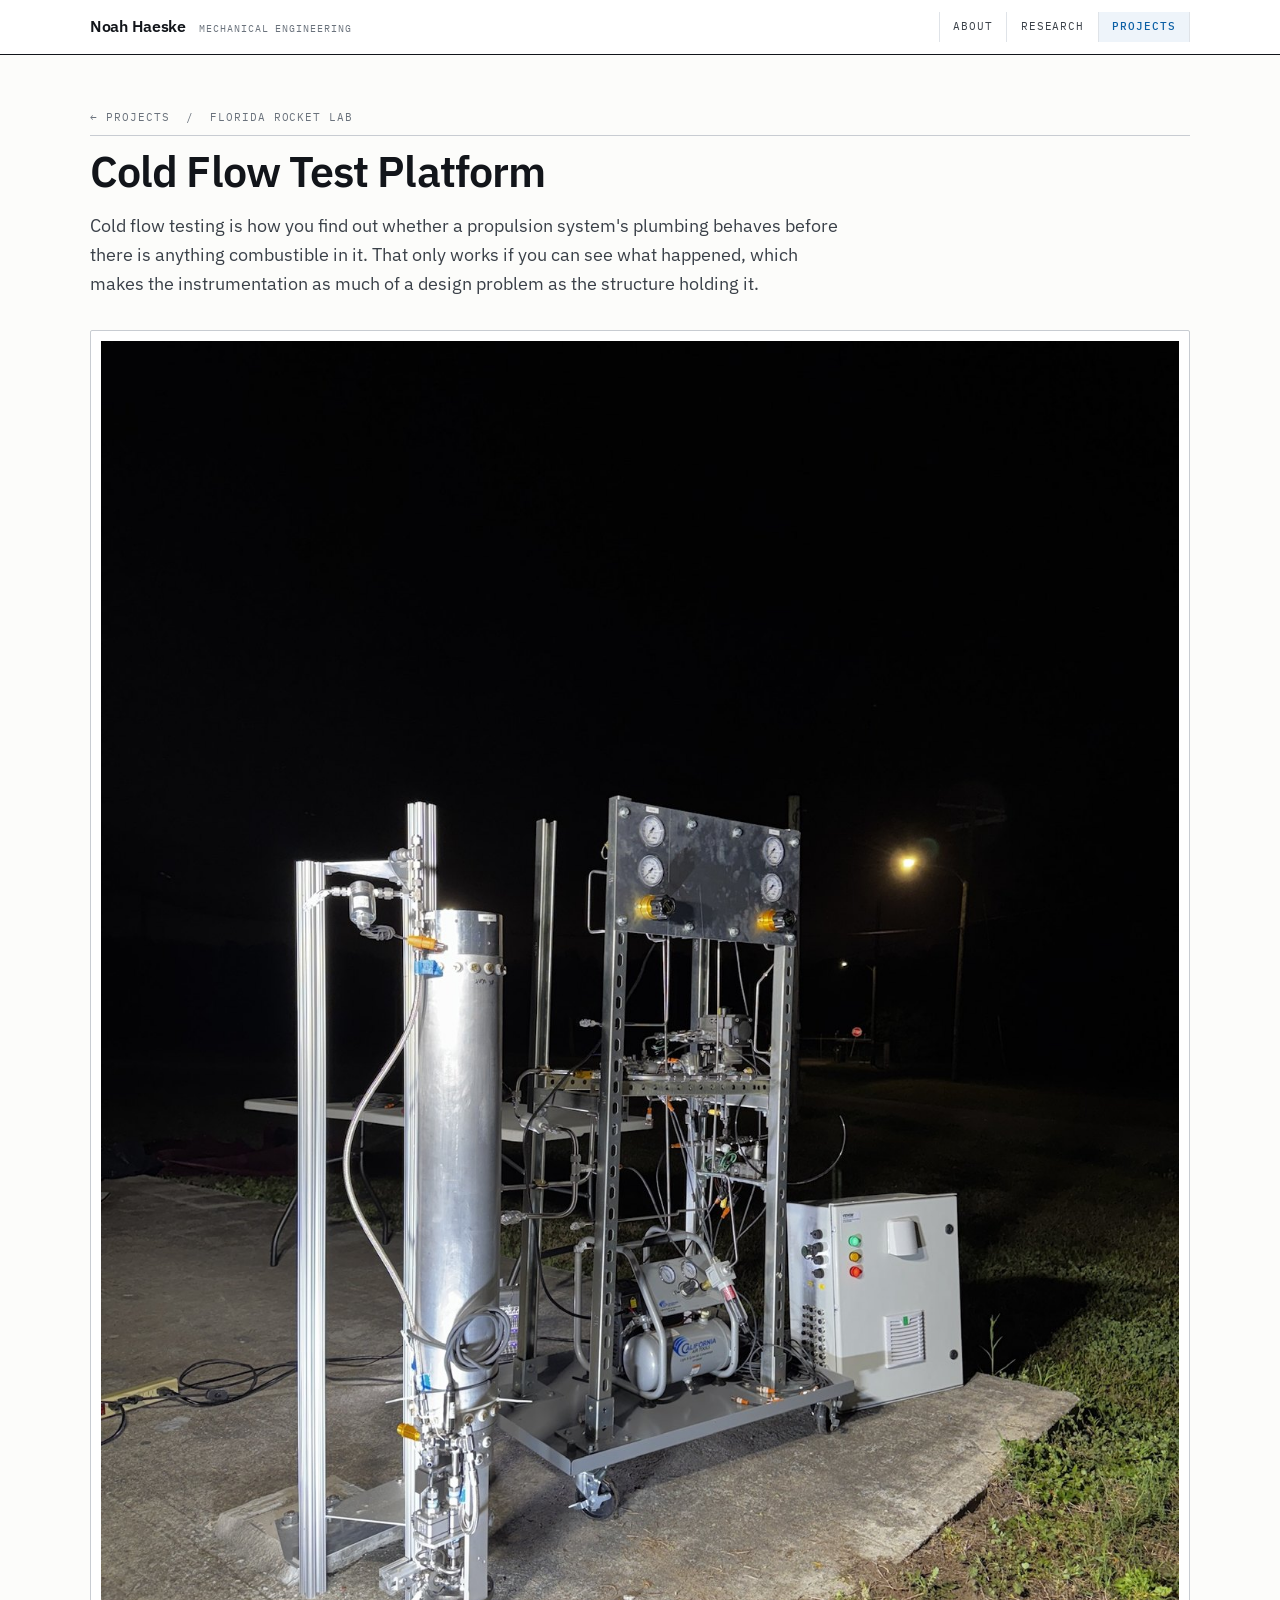
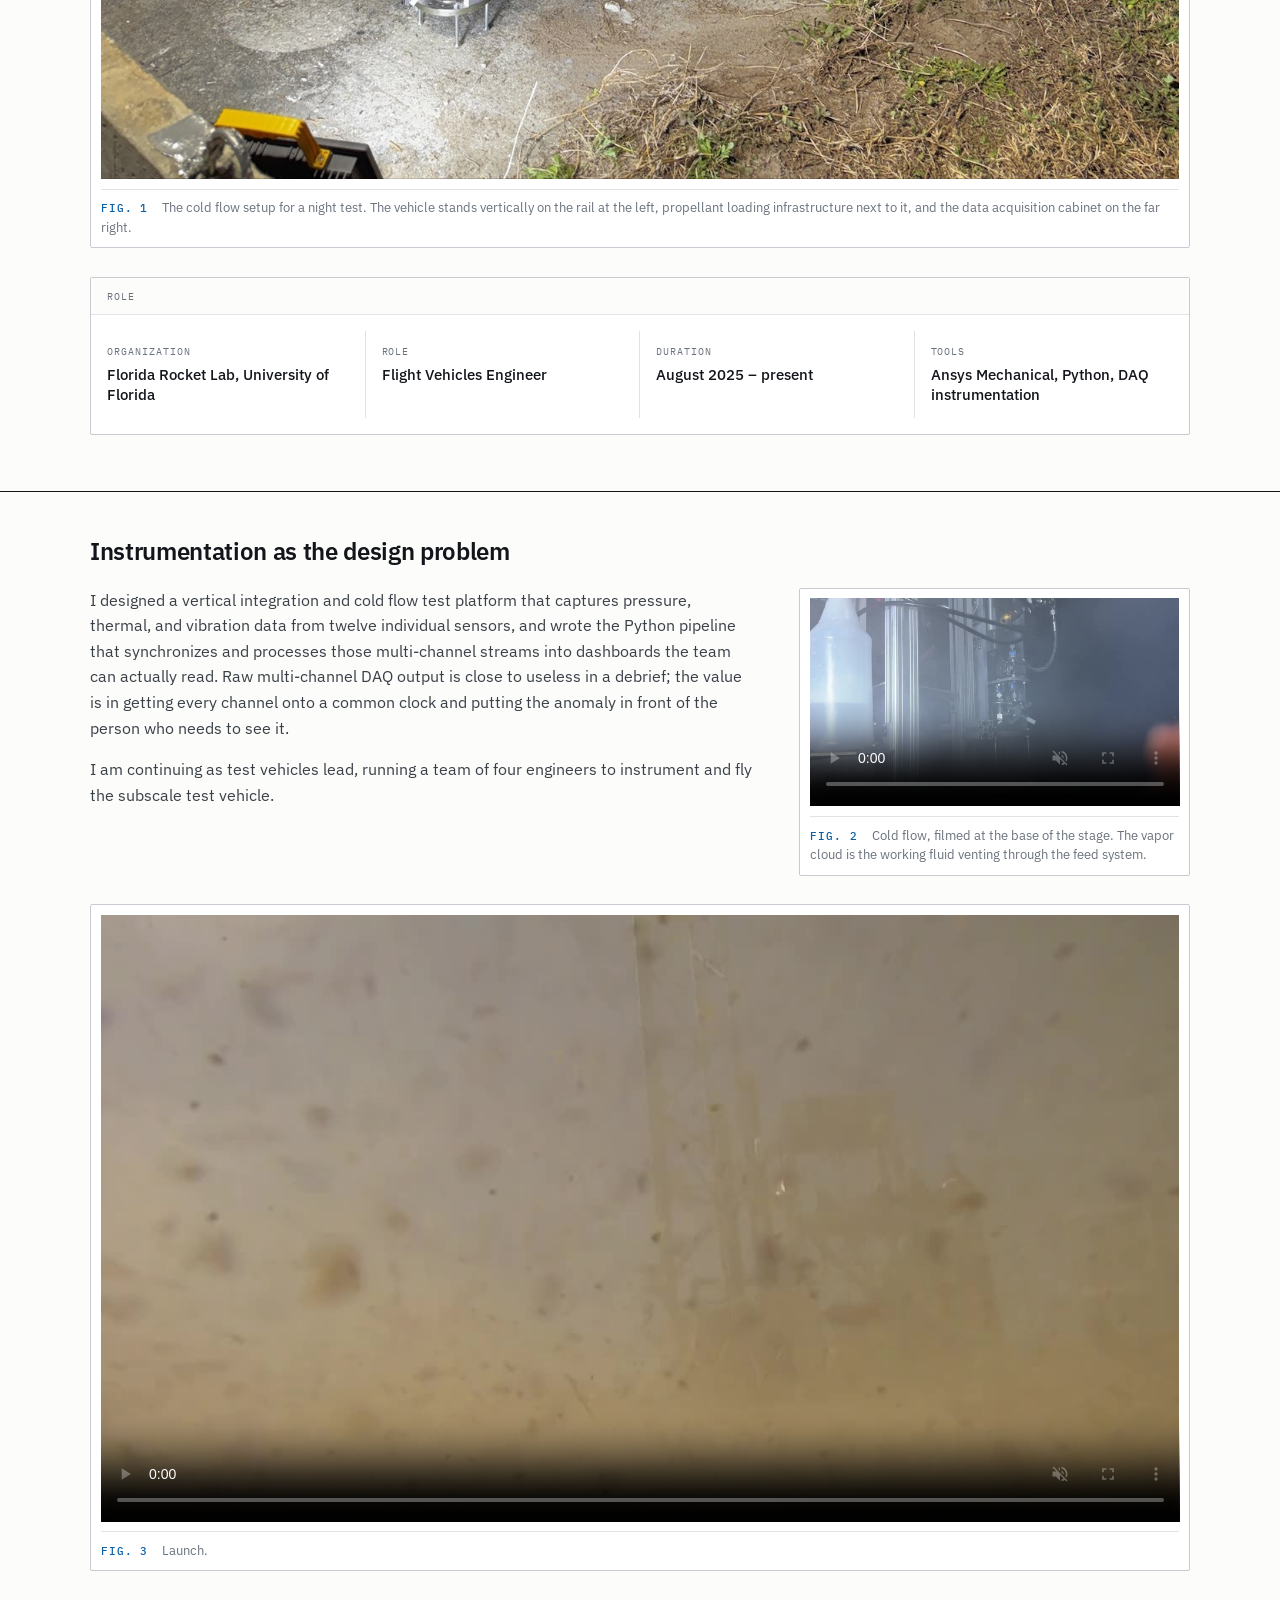
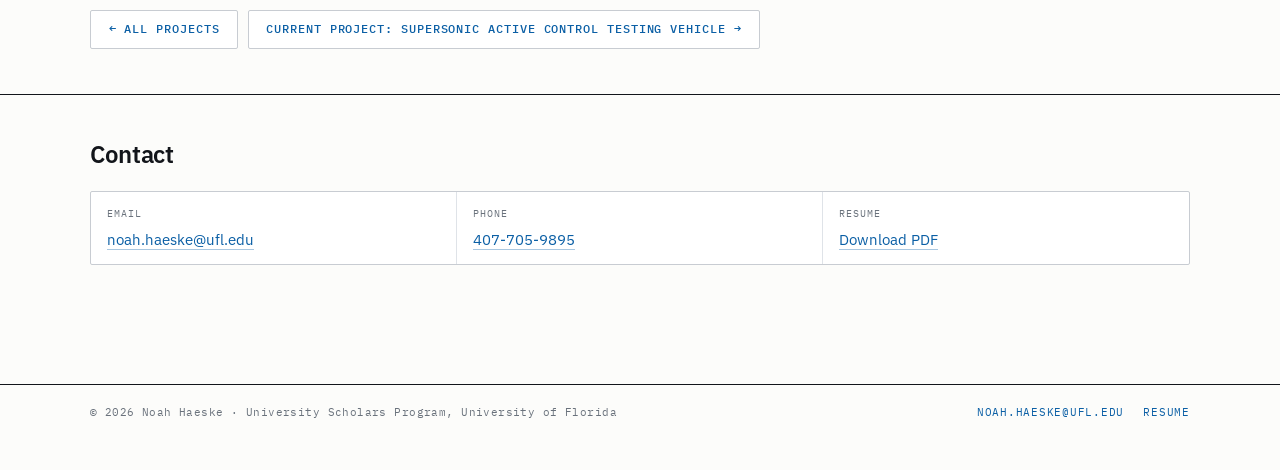
<file: projects-coldflow.html>
<!DOCTYPE html>
<html lang="en">
<head>
<meta charset="utf-8">
<meta name="viewport" content="width=device-width, initial-scale=1">
<title>Cold Flow Test Platform &middot; Noah Haeske</title>
<meta name="description" content="A vertical integration and cold flow test platform for Florida Rocket Lab: twelve instrumented channels, a Python pipeline that turns raw DAQ output into readable dashboards, and an Ansys bracket study that cut mass by 40 percent.">
<link rel="preconnect" href="https://fonts.googleapis.com">
<link rel="preconnect" href="https://fonts.gstatic.com" crossorigin>
<link href="https://fonts.googleapis.com/css2?family=Archivo:wght@400;500;600;700;800&family=IBM+Plex+Sans:wght@400;500;600&family=IBM+Plex+Mono:wght@400;500&family=Spectral:ital,wght@0,400;0,500;0,600;1,400&display=swap" rel="stylesheet">
<link rel="stylesheet" href="assets/css/style.css">
</head>
<body>
<a class="skip" href="#main">Skip to content</a>

<header class="site-head">
  <div class="site-head__inner">
    <a class="brand" href="index.html">Noah Haeske <span>Mechanical Engineering</span></a>
    <button class="nav-toggle" type="button" aria-controls="primary-nav" aria-expanded="false">Menu</button>
    <nav class="nav" id="primary-nav" aria-label="Primary">
      <a href="index.html">About</a>
      <a href="research.html">Research</a>
      <a href="projects.html" aria-current="page">Projects</a>
    </nav>
  </div>
</header>

<main id="main">

  <section class="page-head">
    <div class="wrap">
      <p class="label"><a href="projects.html" style="color:inherit;text-decoration:none;">&larr; Projects</a> &nbsp;/&nbsp; Florida Rocket Lab</p>
      <h1>Cold Flow Test Platform</h1>
      <p class="lede">Cold flow testing is how you find out whether a propulsion system's plumbing behaves before there is anything combustible in it. That only works if you can see what happened, which makes the instrumentation as much of a design problem as the structure holding it.</p>
    </div>
  </section>

  <!-- ============ LEAD IMAGE ============ -->
  <div class="wrap">
    <figure class="fig reveal" style="margin-top:0;">
      <img src="assets/img/frl_teststand.jpg" alt="The vertical integration and cold flow test platform set up outdoors at night: vehicle stage on a rail, instrumented control panel with pressure gauges, compressor, and control cabinet">
      <figcaption><b>Fig. 1</b> &nbsp;The cold flow setup for a night test. The vehicle stands vertically on the rail at the left, propellant loading infrastructure next to it, and the data acquisition cabinet on the far right.</figcaption>
    </figure>
  </div>

  <!-- ============ PROJECT SPEC SHEET ============ -->
  <div class="wrap">
    <div class="specsheet reveal">
      <section class="specsheet__row">
        <p class="specsheet__label">Role</p>
        <dl class="spec specsheet__items">
          <div><dt>Organization</dt><dd>Florida Rocket Lab, University of Florida</dd></div>
          <div><dt>Role</dt><dd>Flight Vehicles Engineer</dd></div>
          <div><dt>Duration</dt><dd>August 2025 &ndash; present</dd></div>
          <div><dt>Tools</dt><dd>Ansys Mechanical, Python, DAQ instrumentation</dd></div>
        </dl>
      </section>
    </div>
  </div>

  <!-- ============ WORK ============ -->
  <section class="section" style="margin-top: clamp(2.5rem, 5vw, 3.5rem);">
    <div class="wrap">
      <div class="section__head">
        <h2>Instrumentation as the design problem</h2>
      </div>

      <div class="split reveal">
        <div class="prose">
          <p>I designed a vertical integration and cold flow test platform that captures pressure, thermal, and vibration data from twelve individual sensors, and wrote the Python pipeline that synchronizes and processes those multi-channel streams into dashboards the team can actually read. Raw multi-channel DAQ output is close to useless in a debrief; the value is in getting every channel onto a common clock and putting the anomaly in front of the person who needs to see it.</p>
          <p>I am continuing as test vehicles lead, running a team of four engineers to instrument and fly the subscale test vehicle.</p>
        </div>

        <figure class="fig">
          <video controls autoplay muted loop playsinline preload="metadata" poster="assets/img/frl_coldflow_poster.jpg">
            <source src="assets/video/frl_coldflow.mp4" type="video/mp4">
            Your browser does not support embedded video. <a href="assets/video/frl_coldflow.mp4">Download the clip</a>.
          </video>
          <figcaption><b>Fig. 2</b> &nbsp;Cold flow, filmed at the base of the stage. The vapor cloud is the working fluid venting through the feed system.</figcaption>
        </figure>
      </div>

      <figure class="fig reveal">
        <video controls autoplay muted loop playsinline preload="metadata" poster="assets/img/frl_launch_poster.jpg">
          <source src="assets/video/frl_launch.mp4" type="video/mp4">
          Your browser does not support embedded video. <a href="assets/video/frl_launch.mp4">Download the clip</a>.
        </video>
        <figcaption><b>Fig. 3</b> &nbsp;Launch.</figcaption>
      </figure>

      <!--
        Still worth adding when you have them:
          assets/img/frl_fea.png        : an Ansys stress plot from the bracket optimization
          assets/img/frl_dashboard.png  : a screenshot of the Python data dashboard
        Both would show the analysis side, which the photos and video do not.
      -->

      <div class="btn-row reveal" style="margin-top:2.4rem;">
        <a class="btn btn--ghost" href="projects.html">&larr; All projects</a>
        <a class="btn btn--ghost" href="projects-subscale.html">Current project: supersonic active control testing vehicle &rarr;</a>
      </div>
    </div>
  </section>

  <section class="section" id="contact">
    <div class="wrap">
      <div class="section__head">
        <h2>Contact</h2>
      </div>
      <dl class="contact-grid reveal">
        <div><dt>Email</dt><dd><a href="mailto:noah.haeske@ufl.edu">noah.haeske@ufl.edu</a></dd></div>
        <div><dt>Phone</dt><dd><a href="tel:+14077059895">407-705-9895</a></dd></div>
        <div><dt>Resume</dt><dd><a href="assets/docs/Noah_Haeske_Resume.pdf" download>Download PDF</a></dd></div>
      </dl>
    </div>
  </section>

</main>

<footer class="site-foot">
  <div class="wrap site-foot__inner">
    <p class="fine">&copy; 2026 Noah Haeske &middot; University Scholars Program, University of Florida</p>
    <nav class="foot-links" aria-label="Footer">
      <a href="mailto:noah.haeske@ufl.edu">noah.haeske@ufl.edu</a>
      <a href="assets/docs/Noah_Haeske_Resume.pdf" download>Resume</a>
    </nav>
  </div>
</footer>

<script src="assets/js/main.js"></script>
<script data-goatcounter="https://noahhaeske.goatcounter.com/count" async src="//gc.zgo.at/count.js"></script>
</body>
</html>
</file>
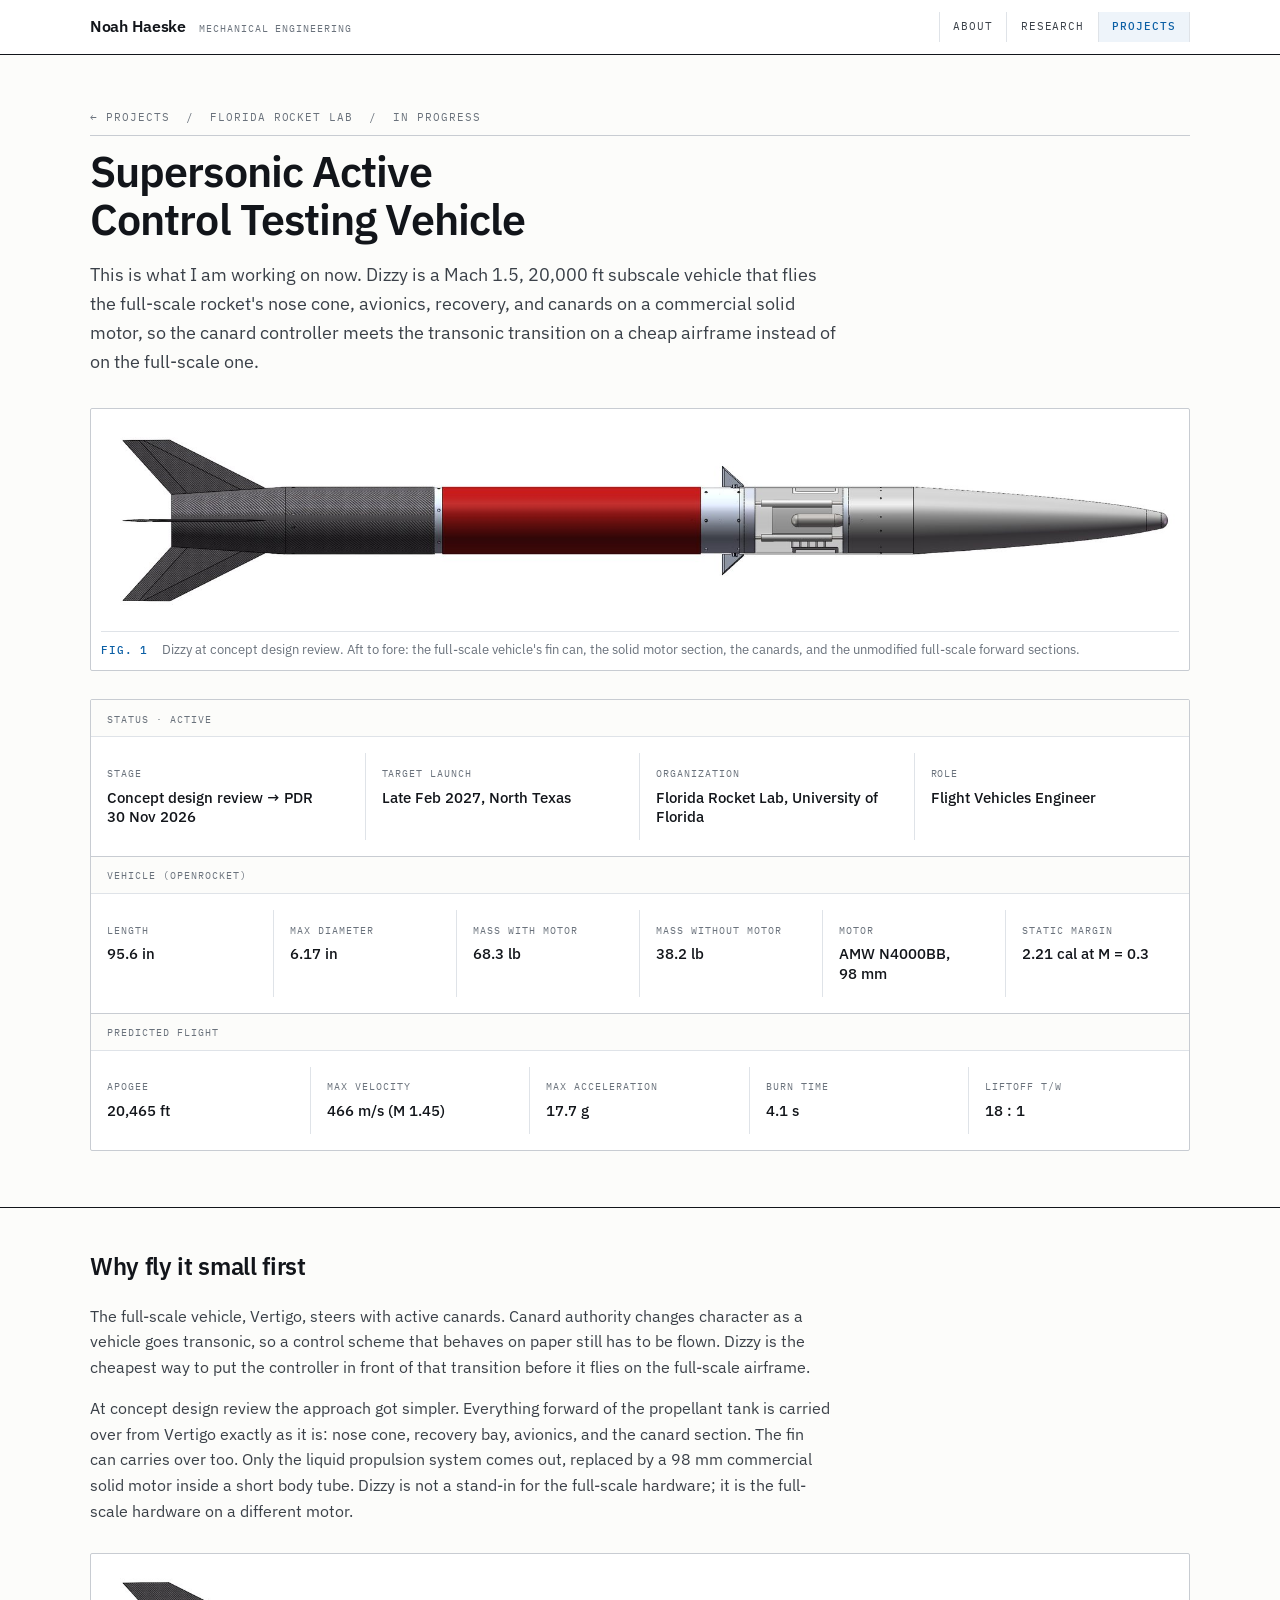
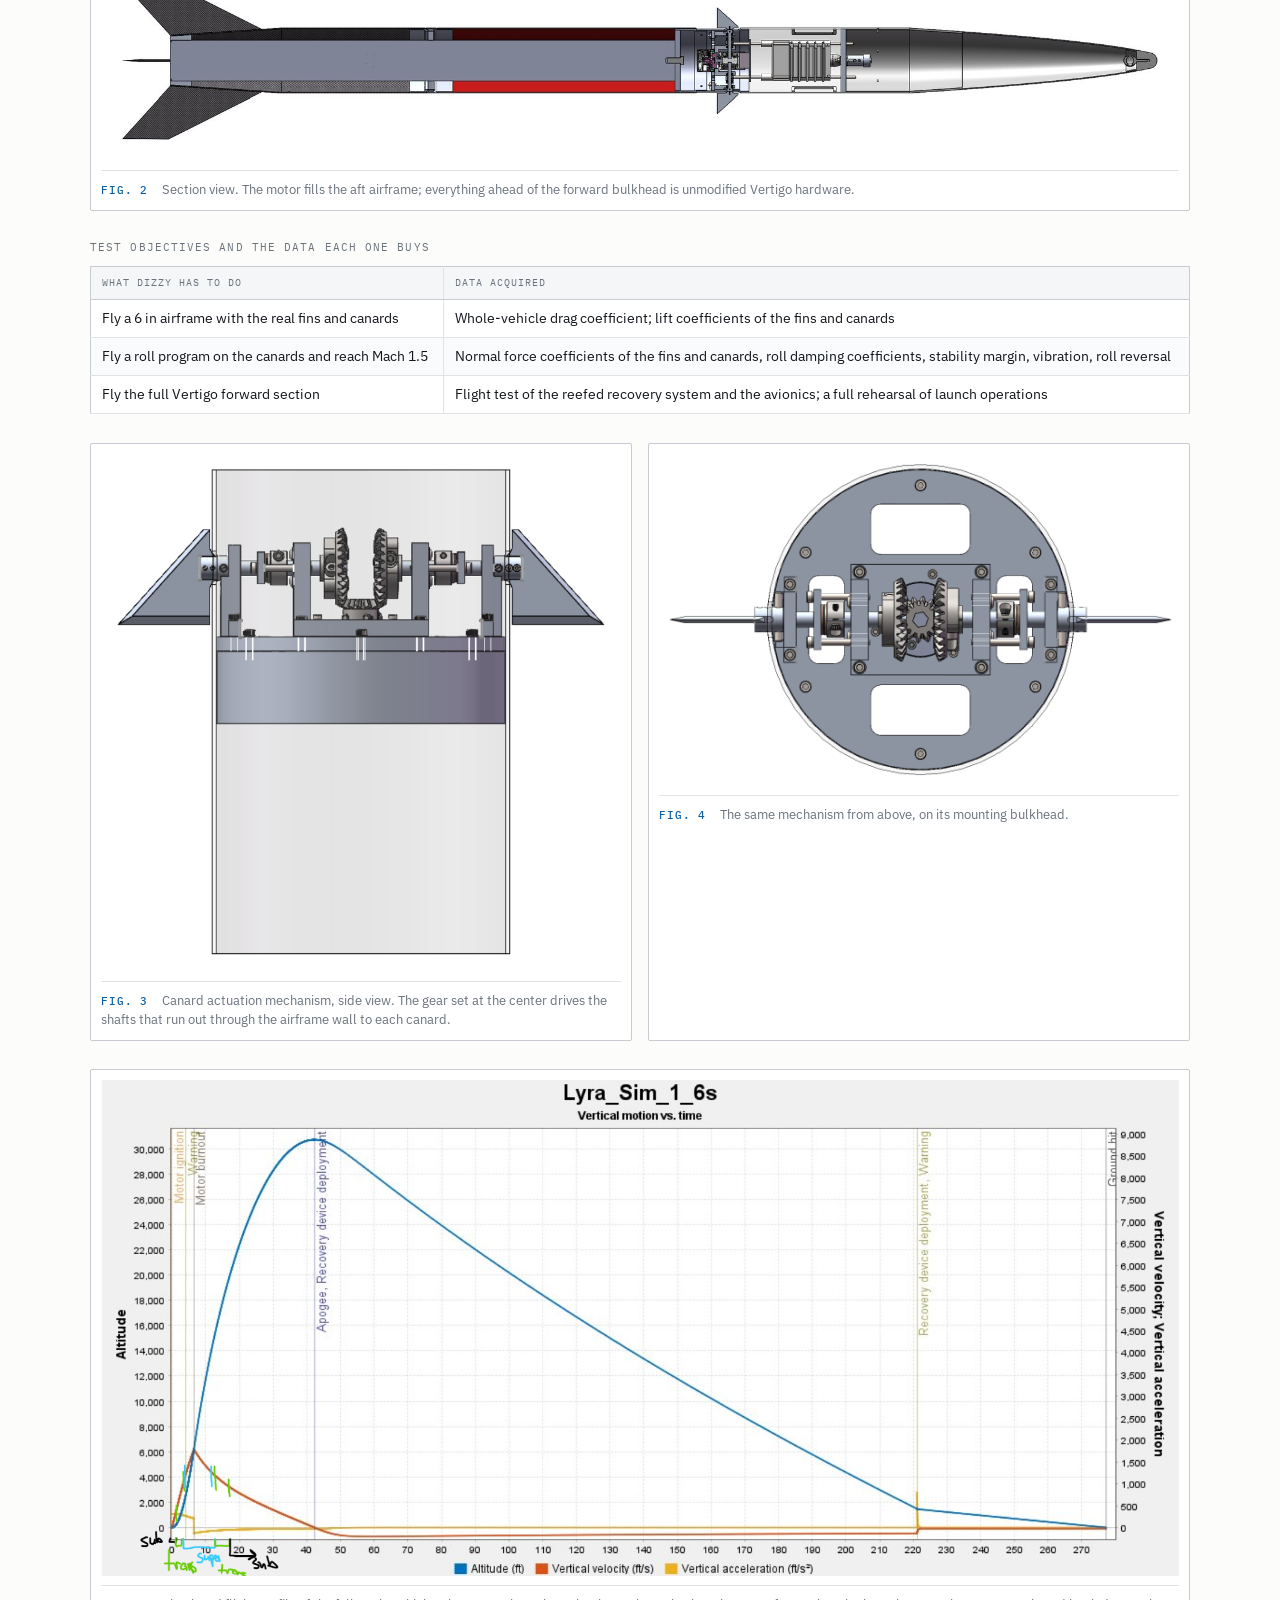
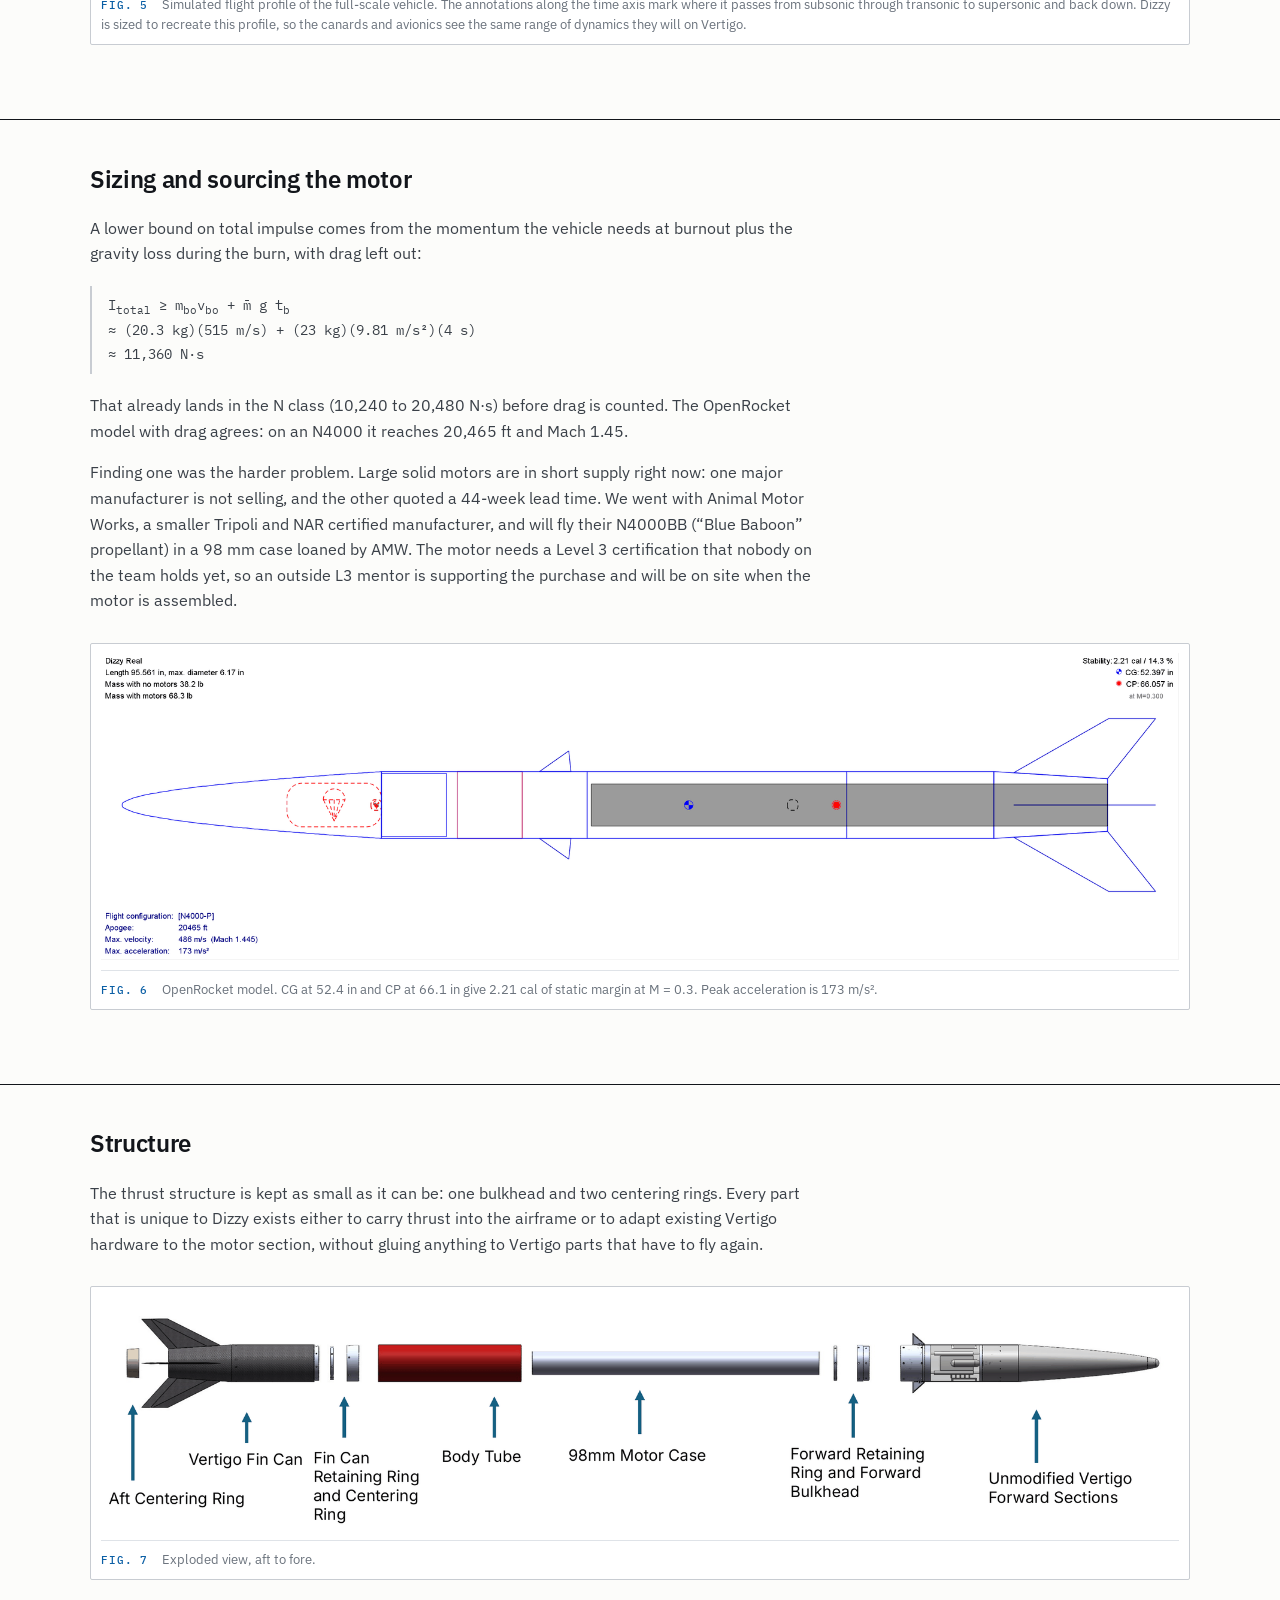
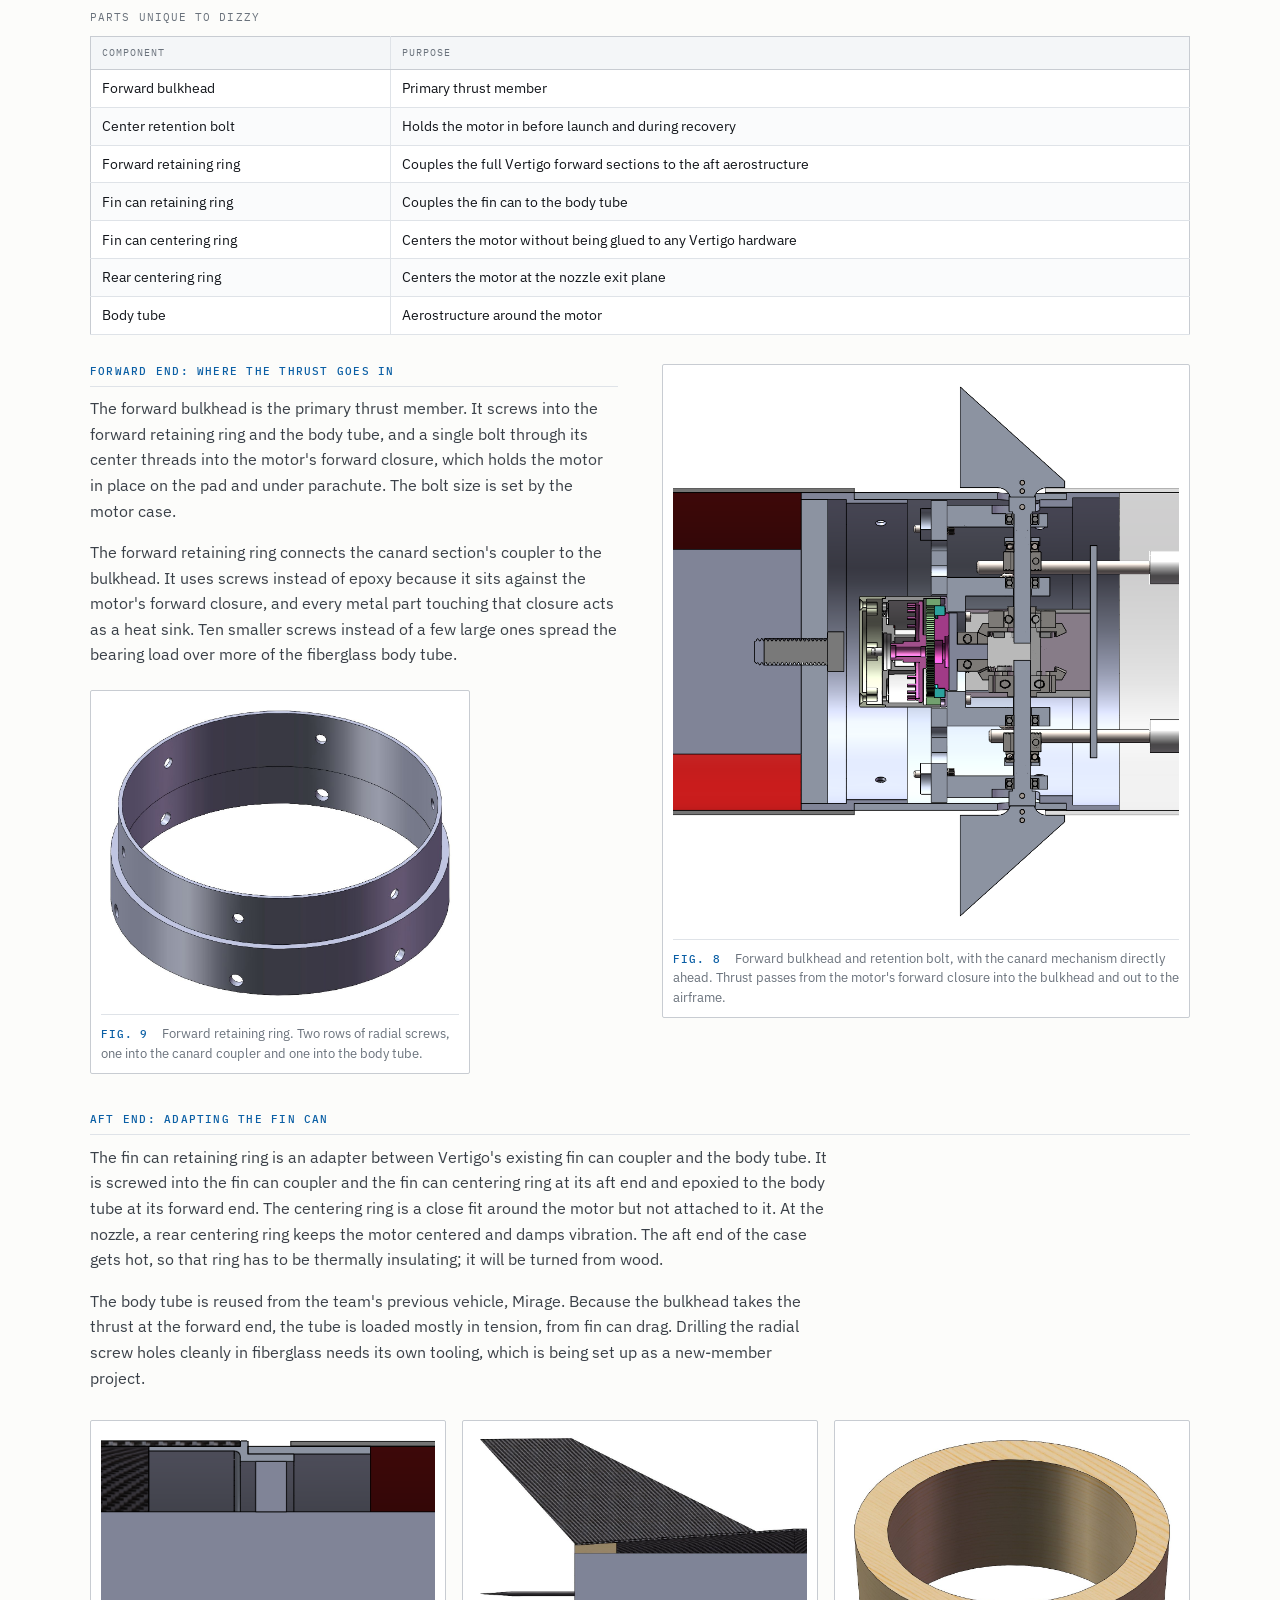
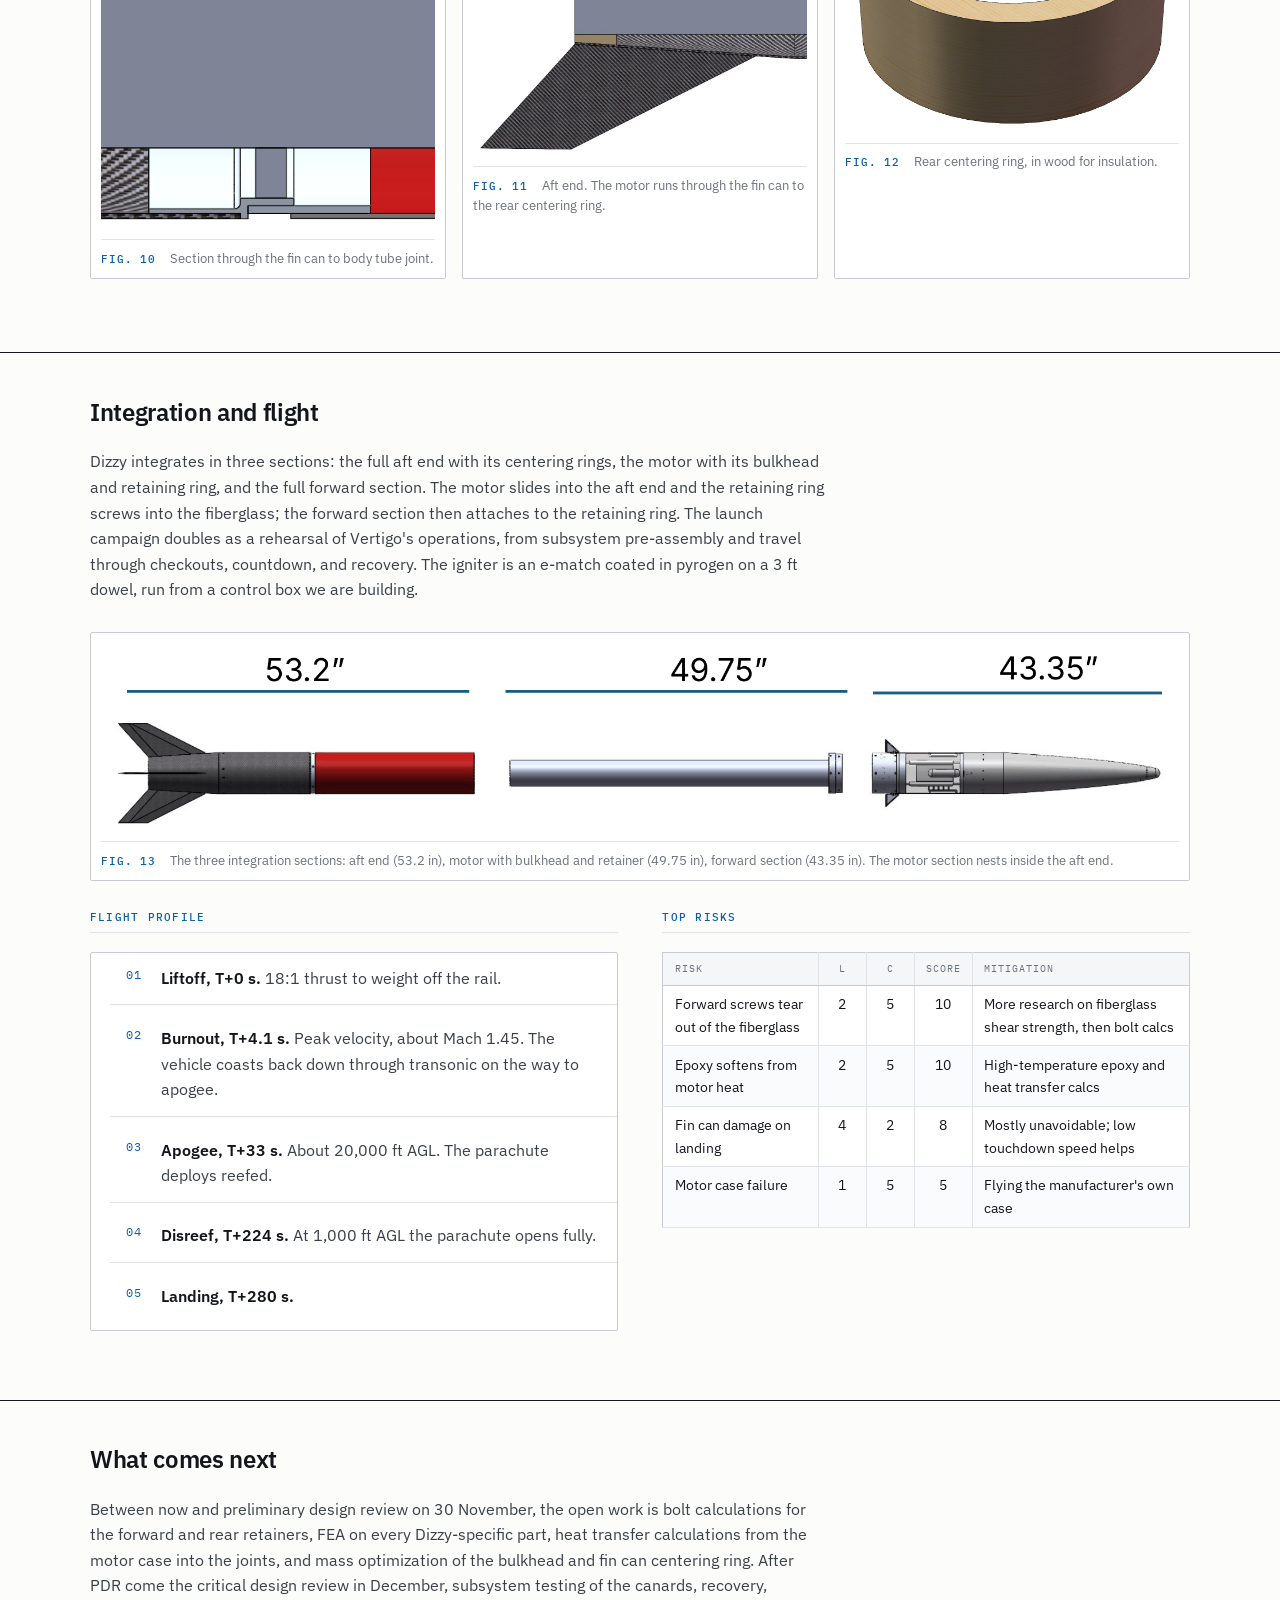
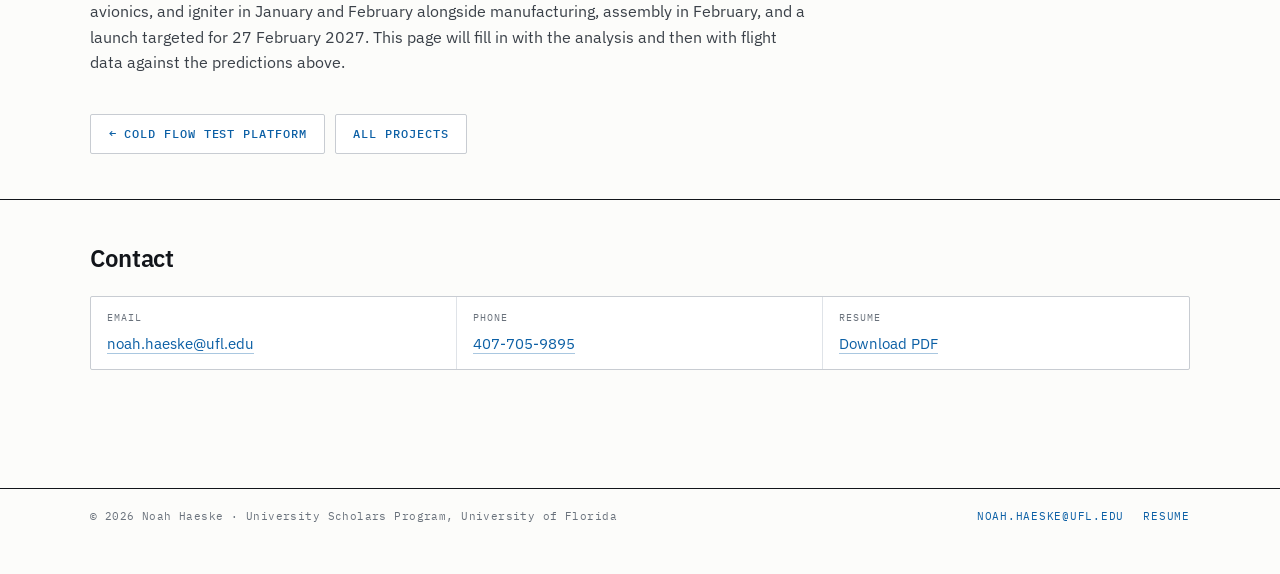
<file: projects-subscale.html>
<!DOCTYPE html>
<html lang="en">
<head>
<meta charset="utf-8">
<meta name="viewport" content="width=device-width, initial-scale=1">
<title>Supersonic Active Control Testing Vehicle &middot; Noah Haeske</title>
<meta name="description" content="Current project: Dizzy, a Mach 1.5, 20,000 ft subscale solid-motor vehicle that flies the full-scale vehicle's canards, recovery, and avionics before the full-scale vehicle does. Florida Rocket Lab, University of Florida.">
<link rel="preconnect" href="https://fonts.googleapis.com">
<link rel="preconnect" href="https://fonts.gstatic.com" crossorigin>
<link href="https://fonts.googleapis.com/css2?family=Archivo:wght@400;500;600;700;800&family=IBM+Plex+Sans:wght@400;500;600&family=IBM+Plex+Mono:wght@400;500&family=Spectral:ital,wght@0,400;0,500;0,600;1,400&display=swap" rel="stylesheet">
<link rel="stylesheet" href="assets/css/style.css">
<style>
  /* Page-local: the impulse estimate and the small data tables */
  .eq {
    font-family: var(--mono); font-size: .86rem; line-height: 1.7;
    border-left: 2px solid var(--rule); padding: .5rem 0 .5rem 1rem; margin: 1.2rem 0;
    overflow-x: auto;
  }
  .eq span { display: block; white-space: nowrap; }
  .table-wrap { overflow-x: auto; margin: 1.8rem 0; }
  .transcript td.num, .transcript th.num { text-align: center; width: 3rem; font-variant-numeric: tabular-nums; }
  @media (min-width: 700px) {
    .fig-pair--fwd { grid-template-columns: 1fr 1.25fr; }
  }
</style>
</head>
<body>
<a class="skip" href="#main">Skip to content</a>

<header class="site-head">
  <div class="site-head__inner">
    <a class="brand" href="index.html">Noah Haeske <span>Mechanical Engineering</span></a>
    <button class="nav-toggle" type="button" aria-controls="primary-nav" aria-expanded="false">Menu</button>
    <nav class="nav" id="primary-nav" aria-label="Primary">
      <a href="index.html">About</a>
      <a href="research.html">Research</a>
      <a href="projects.html" aria-current="page">Projects</a>
    </nav>
  </div>
</header>

<main id="main">

  <section class="page-head">
    <div class="wrap">
      <p class="label"><a href="projects.html" style="color:inherit;text-decoration:none;">&larr; Projects</a> &nbsp;/&nbsp; Florida Rocket Lab &nbsp;/&nbsp; In progress</p>
      <h1>Supersonic Active Control Testing Vehicle</h1>
      <p class="lede">This is what I am working on now. Dizzy is a Mach&nbsp;1.5, 20,000&nbsp;ft subscale vehicle that flies the full-scale rocket's nose cone, avionics, recovery, and canards on a commercial solid motor, so the canard controller meets the transonic transition on a cheap airframe instead of on the full-scale one.</p>
    </div>
  </section>

  <!-- ============ LEAD IMAGE ============ -->
  <div class="wrap">
    <figure class="fig reveal" style="margin-top:0;">
      <img src="assets/img/frl_dizzy_render.jpg" alt="CAD render of Dizzy from the side: swept carbon fiber fins at the aft end, a red fiberglass body tube over the motor, then the canard section and a silver nose cone">
      <figcaption><b>Fig. 1</b> &nbsp;Dizzy at concept design review. Aft to fore: the full-scale vehicle's fin can, the solid motor section, the canards, and the unmodified full-scale forward sections.</figcaption>
    </figure>
  </div>

  <!-- ============ STATUS BANNER ============ -->
  <div class="wrap">
    <div class="specsheet reveal">
      <section class="specsheet__row">
        <p class="specsheet__label">Status &middot; active</p>
        <dl class="spec specsheet__items">
          <div><dt>Stage</dt><dd>Concept design review &rarr; PDR 30&nbsp;Nov&nbsp;2026</dd></div>
          <div><dt>Target launch</dt><dd>Late Feb 2027, North Texas</dd></div>
          <div><dt>Organization</dt><dd>Florida Rocket Lab, University of Florida</dd></div>
          <div><dt>Role</dt><dd>Flight Vehicles Engineer</dd></div>
        </dl>
      </section>
      <section class="specsheet__row">
        <p class="specsheet__label">Vehicle (OpenRocket)</p>
        <dl class="spec specsheet__items">
          <div><dt>Length</dt><dd>95.6&nbsp;in</dd></div>
          <div><dt>Max diameter</dt><dd>6.17&nbsp;in</dd></div>
          <div><dt>Mass with motor</dt><dd>68.3&nbsp;lb</dd></div>
          <div><dt>Mass without motor</dt><dd>38.2&nbsp;lb</dd></div>
          <div><dt>Motor</dt><dd>AMW N4000BB, 98&nbsp;mm</dd></div>
          <div><dt>Static margin</dt><dd>2.21&nbsp;cal at M&nbsp;=&nbsp;0.3</dd></div>
        </dl>
      </section>
      <section class="specsheet__row">
        <p class="specsheet__label">Predicted flight</p>
        <dl class="spec specsheet__items">
          <div><dt>Apogee</dt><dd>20,465&nbsp;ft</dd></div>
          <div><dt>Max velocity</dt><dd>466&nbsp;m/s (M&nbsp;1.45)</dd></div>
          <div><dt>Max acceleration</dt><dd>17.7&nbsp;g</dd></div>
          <div><dt>Burn time</dt><dd>4.1&nbsp;s</dd></div>
          <div><dt>Liftoff T/W</dt><dd>18 : 1</dd></div>
        </dl>
      </section>
    </div>
  </div>

  <!-- ============ WHY ============ -->
  <section class="section" style="margin-top: clamp(2.5rem, 5vw, 3.5rem);">
    <div class="wrap">
      <div class="section__head">
        <h2>Why fly it small first</h2>
      </div>

      <div class="prose reveal">
        <p>The full-scale vehicle, Vertigo, steers with active canards. Canard authority changes character as a vehicle goes transonic, so a control scheme that behaves on paper still has to be flown. Dizzy is the cheapest way to put the controller in front of that transition before it flies on the full-scale airframe.</p>
        <p>At concept design review the approach got simpler. Everything forward of the propellant tank is carried over from Vertigo exactly as it is: nose cone, recovery bay, avionics, and the canard section. The fin can carries over too. Only the liquid propulsion system comes out, replaced by a 98&nbsp;mm commercial solid motor inside a short body tube. Dizzy is not a stand-in for the full-scale hardware; it is the full-scale hardware on a different motor.</p>
      </div>

      <figure class="fig reveal">
        <img src="assets/img/frl_dizzy_cutaway.jpg" alt="CAD section view of Dizzy along its length, showing the motor case filling the aft body tube, the bulkhead and retaining ring ahead of it, and the canard mechanism, avionics, and recovery hardware inside the forward sections">
        <figcaption><b>Fig. 2</b> &nbsp;Section view. The motor fills the aft airframe; everything ahead of the forward bulkhead is unmodified Vertigo hardware.</figcaption>
      </figure>

      <div class="table-wrap reveal">
        <table class="transcript">
          <caption>Test objectives and the data each one buys</caption>
          <thead>
            <tr><th>What Dizzy has to do</th><th>Data acquired</th></tr>
          </thead>
          <tbody>
            <tr><td>Fly a 6&nbsp;in airframe with the real fins and canards</td><td>Whole-vehicle drag coefficient; lift coefficients of the fins and canards</td></tr>
            <tr><td>Fly a roll program on the canards and reach Mach&nbsp;1.5</td><td>Normal force coefficients of the fins and canards, roll damping coefficients, stability margin, vibration, roll reversal</td></tr>
            <tr><td>Fly the full Vertigo forward section</td><td>Flight test of the reefed recovery system and the avionics; a full rehearsal of launch operations</td></tr>
          </tbody>
        </table>
      </div>

      <div class="fig-pair reveal">
        <figure class="fig">
          <img src="assets/img/frl_canard_side.png" alt="CAD side view of the canard actuation mechanism inside the body tube: a central bevel gear set drives shafts out through bearing blocks and shaft collars to the two canards on either side of the airframe, all mounted on a bulkhead">
          <figcaption><b>Fig. 3</b> &nbsp;Canard actuation mechanism, side view. The gear set at the center drives the shafts that run out through the airframe wall to each canard.</figcaption>
        </figure>
        <figure class="fig">
          <img src="assets/img/frl_canard_top.png" alt="CAD overhead view of the canard actuation mechanism on its circular bulkhead: a center pinion between two bevel gears, shafts supported by bearing blocks running out to the canards on each side, and two rectangular pass-through cutouts in the plate">
          <figcaption><b>Fig. 4</b> &nbsp;The same mechanism from above, on its mounting bulkhead.</figcaption>
        </figure>
      </div>

      <figure class="fig reveal">
        <img src="assets/img/frl_fullscale_profile.png" alt="OpenRocket simulation of the full-scale vehicle: altitude, vertical velocity, and vertical acceleration against time. Altitude peaks near 30,800 ft at about 42 s; velocity peaks near 2,000 ft/s at motor burnout around 6 s. Hand annotations along the time axis mark the subsonic, transonic, supersonic, transonic, and subsonic phases of the boost and coast.">
        <figcaption><b>Fig. 5</b> &nbsp;Simulated flight profile of the full-scale vehicle. The annotations along the time axis mark where it passes from subsonic through transonic to supersonic and back down. Dizzy is sized to recreate this profile, so the canards and avionics see the same range of dynamics they will on Vertigo.</figcaption>
      </figure>
    </div>
  </section>

  <!-- ============ MOTOR ============ -->
  <section class="section">
    <div class="wrap">
      <div class="section__head">
        <h2>Sizing and sourcing the motor</h2>
      </div>

      <div class="prose reveal">
        <p>A lower bound on total impulse comes from the momentum the vehicle needs at burnout plus the gravity loss during the burn, with drag left out:</p>
        <p class="eq"><span>I<sub>total</sub> &ge; m<sub>bo</sub>v<sub>bo</sub> + m&#772; g t<sub>b</sub></span><span>&asymp; (20.3&nbsp;kg)(515&nbsp;m/s) + (23&nbsp;kg)(9.81&nbsp;m/s&sup2;)(4&nbsp;s)</span><span>&asymp; 11,360&nbsp;N&middot;s</span></p>
        <p>That already lands in the N class (10,240 to 20,480&nbsp;N&middot;s) before drag is counted. The OpenRocket model with drag agrees: on an N4000 it reaches 20,465&nbsp;ft and Mach&nbsp;1.45.</p>
        <p>Finding one was the harder problem. Large solid motors are in short supply right now: one major manufacturer is not selling, and the other quoted a 44-week lead time. We went with Animal Motor Works, a smaller Tripoli and NAR certified manufacturer, and will fly their N4000BB (&ldquo;Blue Baboon&rdquo; propellant) in a 98&nbsp;mm case loaned by AMW. The motor needs a Level&nbsp;3 certification that nobody on the team holds yet, so an outside L3 mentor is supporting the purchase and will be on site when the motor is assembled.</p>
      </div>

      <figure class="fig reveal">
        <img src="assets/img/frl_dizzy_ork.png" alt="OpenRocket side profile of Dizzy: 95.561 in long, 6.17 in maximum diameter, 38.2 lb without motor and 68.3 lb with motor. CG at 52.397 in and CP at 66.057 in for 2.21 cal of stability at M = 0.3. Flight summary on an N4000: apogee 20,465 ft, max velocity 466 m/s (Mach 1.445), max acceleration 173 m/s squared.">
        <figcaption><b>Fig. 6</b> &nbsp;OpenRocket model. CG at 52.4&nbsp;in and CP at 66.1&nbsp;in give 2.21&nbsp;cal of static margin at M&nbsp;=&nbsp;0.3. Peak acceleration is 173&nbsp;m/s&sup2;.</figcaption>
      </figure>
    </div>
  </section>

  <!-- ============ STRUCTURE ============ -->
  <section class="section">
    <div class="wrap">
      <div class="section__head">
        <h2>Structure</h2>
      </div>

      <div class="prose reveal">
        <p>The thrust structure is kept as small as it can be: one bulkhead and two centering rings. Every part that is unique to Dizzy exists either to carry thrust into the airframe or to adapt existing Vertigo hardware to the motor section, without gluing anything to Vertigo parts that have to fly again.</p>
      </div>

      <figure class="fig reveal">
        <img src="assets/img/frl_dizzy_exploded.png" alt="Exploded view of Dizzy, labeled aft to fore: aft centering ring, Vertigo fin can, fin can retaining ring and centering ring, red body tube, 98 mm motor case, forward retaining ring and forward bulkhead, and the unmodified Vertigo forward sections">
        <figcaption><b>Fig. 7</b> &nbsp;Exploded view, aft to fore.</figcaption>
      </figure>

      <div class="table-wrap reveal">
        <table class="transcript">
          <caption>Parts unique to Dizzy</caption>
          <thead>
            <tr><th>Component</th><th>Purpose</th></tr>
          </thead>
          <tbody>
            <tr><td>Forward bulkhead</td><td>Primary thrust member</td></tr>
            <tr><td>Center retention bolt</td><td>Holds the motor in before launch and during recovery</td></tr>
            <tr><td>Forward retaining ring</td><td>Couples the full Vertigo forward sections to the aft aerostructure</td></tr>
            <tr><td>Fin can retaining ring</td><td>Couples the fin can to the body tube</td></tr>
            <tr><td>Fin can centering ring</td><td>Centers the motor without being glued to any Vertigo hardware</td></tr>
            <tr><td>Rear centering ring</td><td>Centers the motor at the nozzle exit plane</td></tr>
            <tr><td>Body tube</td><td>Aerostructure around the motor</td></tr>
          </tbody>
        </table>
      </div>

      <div class="split split--even reveal">
        <div class="prose">
          <h3>Forward end: where the thrust goes in</h3>
          <p>The forward bulkhead is the primary thrust member. It screws into the forward retaining ring and the body tube, and a single bolt through its center threads into the motor's forward closure, which holds the motor in place on the pad and under parachute. The bolt size is set by the motor case.</p>
          <p>The forward retaining ring connects the canard section's coupler to the bulkhead. It uses screws instead of epoxy because it sits against the motor's forward closure, and every metal part touching that closure acts as a heat sink. Ten smaller screws instead of a few large ones spread the bearing load over more of the fiberglass body tube.</p>
          <figure class="fig" style="margin-top:1.4rem; max-width: 380px;">
            <img src="assets/img/frl_dizzy_fwd_ring.jpg" alt="CAD of the forward retaining ring: a stepped aluminum ring with two rows of radial screw holes">
            <figcaption><b>Fig. 9</b> &nbsp;Forward retaining ring. Two rows of radial screws, one into the canard coupler and one into the body tube.</figcaption>
          </figure>
        </div>
        <figure class="fig">
          <img src="assets/img/frl_dizzy_fwd_section.png" alt="Section view of the forward end of the motor section: the motor case on the left, the center retention bolt threaded into the forward bulkhead, and the canard actuation mechanism with its bearings and shafts directly forward, with the two canards above and below">
          <figcaption><b>Fig. 8</b> &nbsp;Forward bulkhead and retention bolt, with the canard mechanism directly ahead. Thrust passes from the motor's forward closure into the bulkhead and out to the airframe.</figcaption>
        </figure>
      </div>

      <div class="prose reveal" style="margin-top:2.4rem;">
        <h3>Aft end: adapting the fin can</h3>
        <p>The fin can retaining ring is an adapter between Vertigo's existing fin can coupler and the body tube. It is screwed into the fin can coupler and the fin can centering ring at its aft end and epoxied to the body tube at its forward end. The centering ring is a close fit around the motor but not attached to it. At the nozzle, a rear centering ring keeps the motor centered and damps vibration. The aft end of the case gets hot, so that ring has to be thermally insulating; it will be turned from wood.</p>
        <p>The body tube is reused from the team's previous vehicle, Mirage. Because the bulkhead takes the thrust at the forward end, the tube is loaded mostly in tension, from fin can drag. Drilling the radial screw holes cleanly in fiberglass needs its own tooling, which is being set up as a new-member project.</p>
      </div>

      <div class="fig-pair reveal">
        <figure class="fig">
          <img src="assets/img/frl_dizzy_fincan_section.png" alt="Sectional view of the joint between the fin can and the body tube: the carbon fiber fin can coupler, the aluminum fin can retaining ring, and the red body tube, with screws through the joint">
          <figcaption><b>Fig. 10</b> &nbsp;Section through the fin can to body tube joint.</figcaption>
        </figure>
        <figure class="fig">
          <img src="assets/img/frl_dizzy_aft.jpg" alt="Section view of the aft end: the motor case runs through the carbon fiber fin can, with the wooden rear centering ring at the exit plane between the fins">
          <figcaption><b>Fig. 11</b> &nbsp;Aft end. The motor runs through the fin can to the rear centering ring.</figcaption>
        </figure>
        <figure class="fig">
          <img src="assets/img/frl_dizzy_aft_ring.jpg" alt="CAD render of the rear centering ring, a thick wooden ring">
          <figcaption><b>Fig. 12</b> &nbsp;Rear centering ring, in wood for insulation.</figcaption>
        </figure>
      </div>
    </div>
  </section>

  <!-- ============ INTEGRATION + OPS ============ -->
  <section class="section">
    <div class="wrap">
      <div class="section__head">
        <h2>Integration and flight</h2>
      </div>

      <div class="prose reveal">
        <p>Dizzy integrates in three sections: the full aft end with its centering rings, the motor with its bulkhead and retaining ring, and the full forward section. The motor slides into the aft end and the retaining ring screws into the fiberglass; the forward section then attaches to the retaining ring. The launch campaign doubles as a rehearsal of Vertigo's operations, from subsystem pre-assembly and travel through checkouts, countdown, and recovery. The igniter is an e-match coated in pyrogen on a 3&nbsp;ft dowel, run from a control box we are building.</p>
      </div>

      <figure class="fig reveal">
        <img src="assets/img/frl_dizzy_integration.png" alt="Dizzy split into its three integration sections with lengths: the aft end with fin can and body tube at 53.2 in, the motor with bulkhead and retaining ring at 49.75 in, and the forward section with canards and nose cone at 43.35 in">
        <figcaption><b>Fig. 13</b> &nbsp;The three integration sections: aft end (53.2&nbsp;in), motor with bulkhead and retainer (49.75&nbsp;in), forward section (43.35&nbsp;in). The motor section nests inside the aft end.</figcaption>
      </figure>

      <div class="split split--even reveal">
        <div class="prose">
          <h3>Flight profile</h3>
          <ol class="steps">
            <li><b>Liftoff, T+0&nbsp;s.</b> 18:1 thrust to weight off the rail.</li>
            <li><b>Burnout, T+4.1&nbsp;s.</b> Peak velocity, about Mach&nbsp;1.45. The vehicle coasts back down through transonic on the way to apogee.</li>
            <li><b>Apogee, T+33&nbsp;s.</b> About 20,000&nbsp;ft AGL. The parachute deploys reefed.</li>
            <li><b>Disreef, T+224&nbsp;s.</b> At 1,000&nbsp;ft AGL the parachute opens fully.</li>
            <li><b>Landing, T+280&nbsp;s.</b></li>
          </ol>
        </div>
        <div class="prose">
          <h3>Top risks</h3>
          <div class="table-wrap" style="margin-top:1.2rem;">
            <table class="transcript">
              <thead>
                <tr><th>Risk</th><th class="num">L</th><th class="num">C</th><th class="num">Score</th><th>Mitigation</th></tr>
              </thead>
              <tbody>
                <tr><td>Forward screws tear out of the fiberglass</td><td class="num">2</td><td class="num">5</td><td class="num">10</td><td>More research on fiberglass shear strength, then bolt calcs</td></tr>
                <tr><td>Epoxy softens from motor heat</td><td class="num">2</td><td class="num">5</td><td class="num">10</td><td>High-temperature epoxy and heat transfer calcs</td></tr>
                <tr><td>Fin can damage on landing</td><td class="num">4</td><td class="num">2</td><td class="num">8</td><td>Mostly unavoidable; low touchdown speed helps</td></tr>
                <tr><td>Motor case failure</td><td class="num">1</td><td class="num">5</td><td class="num">5</td><td>Flying the manufacturer's own case</td></tr>
              </tbody>
            </table>
          </div>
        </div>
      </div>
    </div>
  </section>

  <!-- ============ WHAT'S NEXT ============ -->
  <section class="section">
    <div class="wrap">
      <div class="section__head">
        <h2>What comes next</h2>
      </div>
      <div class="prose narrow reveal">
        <p>Between now and preliminary design review on 30 November, the open work is bolt calculations for the forward and rear retainers, FEA on every Dizzy-specific part, heat transfer calculations from the motor case into the joints, and mass optimization of the bulkhead and fin can centering ring. After PDR come the critical design review in December, subsystem testing of the canards, recovery, avionics, and igniter in January and February alongside manufacturing, assembly in February, and a launch targeted for 27 February 2027. This page will fill in with the analysis and then with flight data against the predictions above.</p>
      </div>

      <div class="btn-row reveal" style="margin-top:2.4rem;">
        <a class="btn btn--ghost" href="projects-coldflow.html">&larr; Cold flow test platform</a>
        <a class="btn btn--ghost" href="projects.html">All projects</a>
      </div>
    </div>
  </section>

  <section class="section" id="contact">
    <div class="wrap">
      <div class="section__head">
        <h2>Contact</h2>
      </div>
      <dl class="contact-grid reveal">
        <div><dt>Email</dt><dd><a href="mailto:noah.haeske@ufl.edu">noah.haeske@ufl.edu</a></dd></div>
        <div><dt>Phone</dt><dd><a href="tel:+14077059895">407-705-9895</a></dd></div>
        <div><dt>Resume</dt><dd><a href="assets/docs/Noah_Haeske_Resume.pdf" download>Download PDF</a></dd></div>
      </dl>
    </div>
  </section>

</main>

<footer class="site-foot">
  <div class="wrap site-foot__inner">
    <p class="fine">&copy; 2026 Noah Haeske &middot; University Scholars Program, University of Florida</p>
    <nav class="foot-links" aria-label="Footer">
      <a href="mailto:noah.haeske@ufl.edu">noah.haeske@ufl.edu</a>
      <a href="assets/docs/Noah_Haeske_Resume.pdf" download>Resume</a>
    </nav>
  </div>
</footer>

<script src="assets/js/main.js"></script>
<script data-goatcounter="https://noahhaeske.goatcounter.com/count" async src="//gc.zgo.at/count.js"></script>
</body>
</html>
</file>
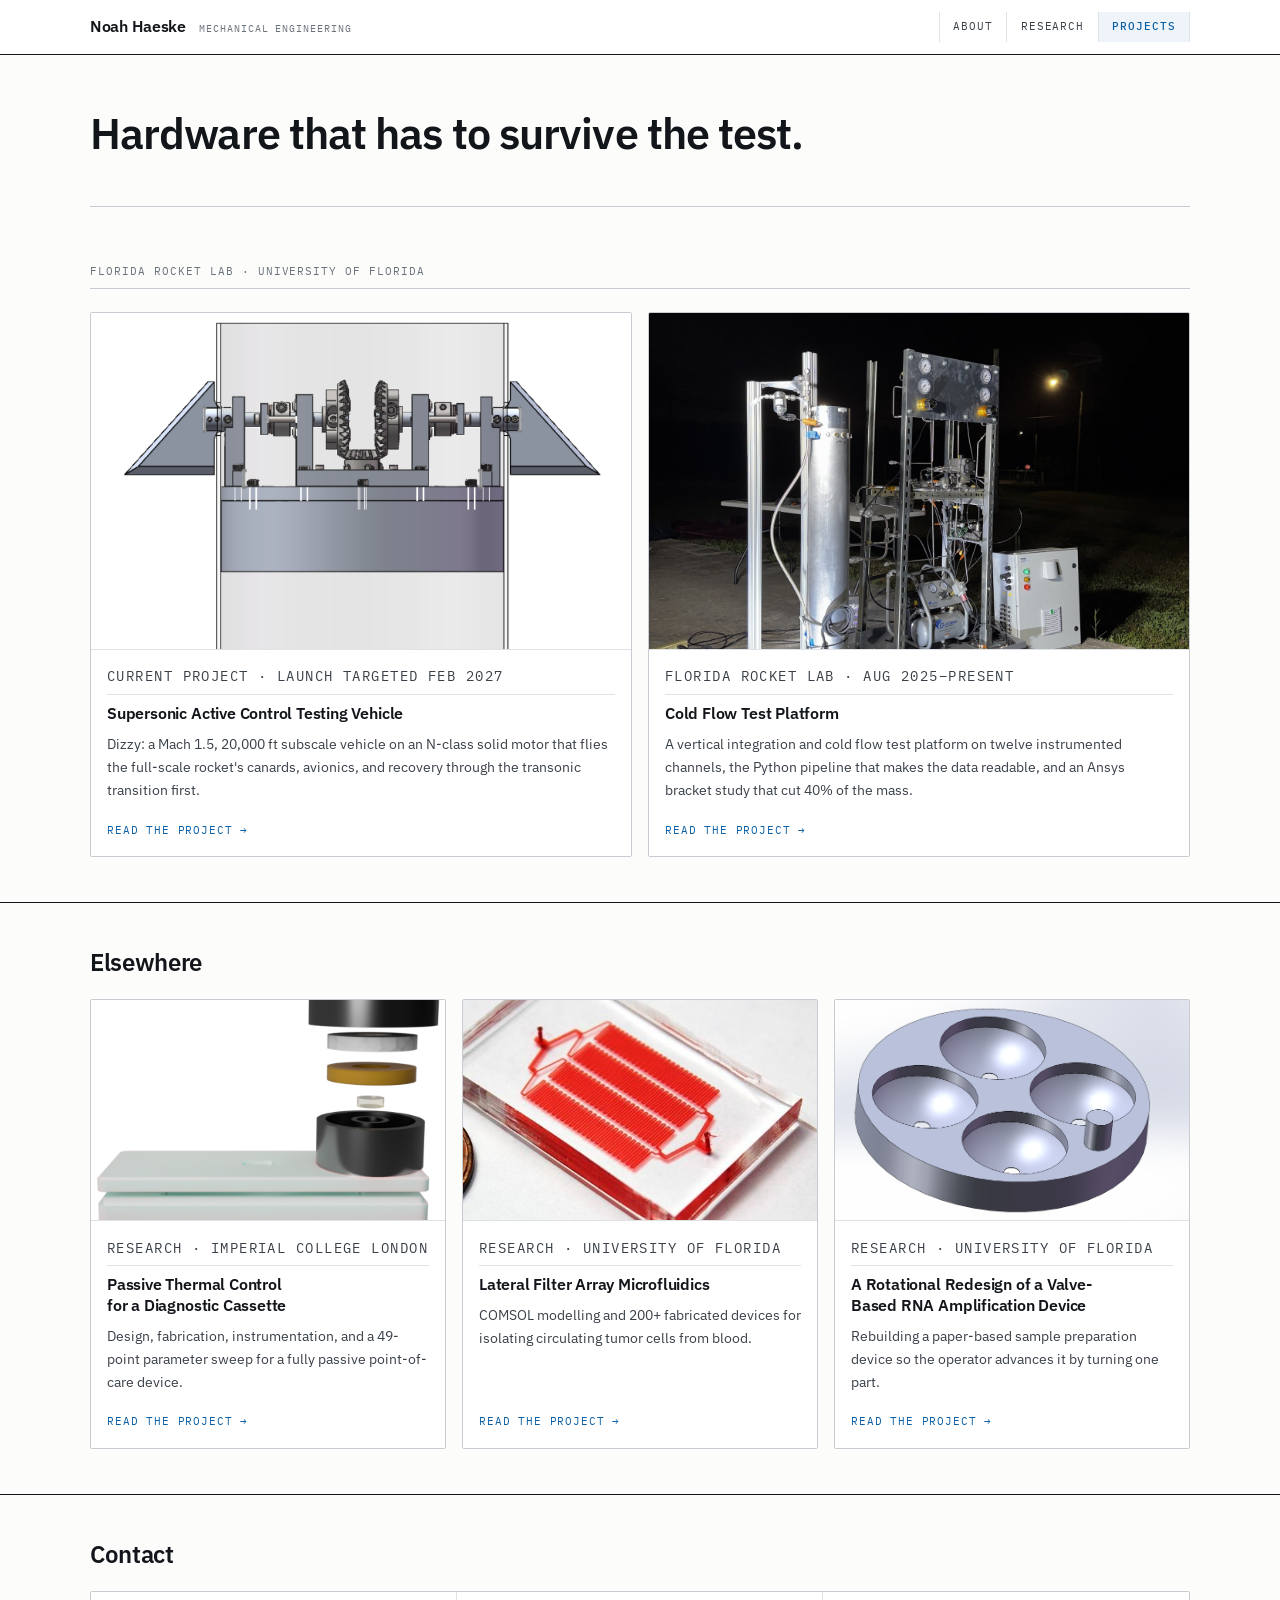
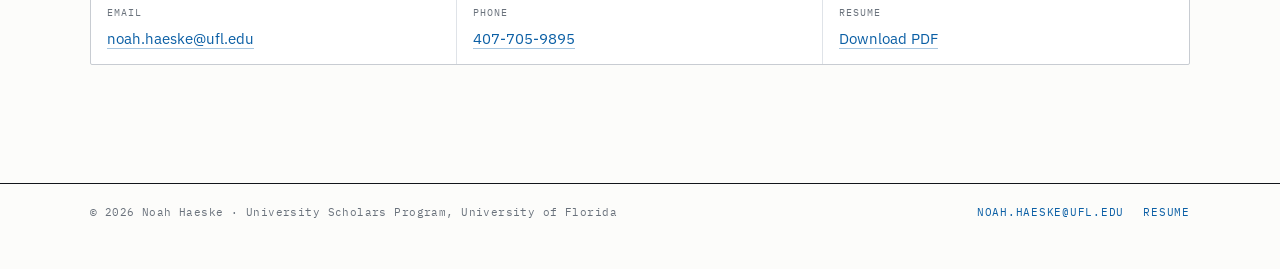
<file: projects.html>
<!DOCTYPE html>
<html lang="en">
<head>
<meta charset="utf-8">
<meta name="viewport" content="width=device-width, initial-scale=1">
<title>Projects &middot; Noah Haeske</title>
<meta name="description" content="Engineering projects: cold flow test platform and test vehicles for Florida Rocket Lab, plus design and fabrication work.">
<link rel="preconnect" href="https://fonts.googleapis.com">
<link rel="preconnect" href="https://fonts.gstatic.com" crossorigin>
<link href="https://fonts.googleapis.com/css2?family=Archivo:wght@400;500;600;700;800&family=IBM+Plex+Sans:wght@400;500;600&family=IBM+Plex+Mono:wght@400;500&family=Spectral:ital,wght@0,400;0,500;0,600;1,400&display=swap" rel="stylesheet">
<link rel="stylesheet" href="assets/css/style.css">
</head>
<body>
<a class="skip" href="#main">Skip to content</a>

<header class="site-head">
  <div class="site-head__inner">
    <a class="brand" href="index.html">Noah Haeske <span>Mechanical Engineering</span></a>
    <button class="nav-toggle" type="button" aria-controls="primary-nav" aria-expanded="false">Menu</button>
    <nav class="nav" id="primary-nav" aria-label="Primary">
      <a href="index.html">About</a>
      <a href="research.html">Research</a>
      <a href="projects.html" aria-current="page">Projects</a>
    </nav>
  </div>
</header>

<main id="main">

  <section class="page-head">
    <div class="wrap">
      <h1>Hardware that has to survive the test.</h1>
      <p class="lede"></p>
    </div>
  </section>

  <div class="wrap"><hr class="rule"></div>

  <!-- ============ ROCKET LAB ============ -->
  <section class="section section--flush" style="padding-top: clamp(2.5rem, 5vw, 3.5rem);">
    <div class="wrap">
      <p class="label">Florida Rocket Lab &middot; University of Florida</p>

      <div class="cards reveal" style="margin-top:1.4rem;">

        <a class="card" href="projects-subscale.html">
          <div class="card__media"><img src="assets/img/frl_canard_card.png" alt="CAD side view of the canard actuation mechanism inside the subscale body tube"></div>
          <div class="card__body">
            <p class="card__meta">Current project &middot; launch targeted Feb 2027</p>
            <h3>Supersonic Active Control Testing Vehicle</h3>
            <p>Dizzy: a Mach 1.5, 20,000 ft subscale vehicle on an N-class solid motor that flies the full-scale rocket's canards, avionics, and recovery through the transonic transition first.</p>
            <span class="card__more">Read the project &rarr;</span>
          </div>
        </a>

        <a class="card" href="projects-coldflow.html">
          <div class="card__media"><img src="assets/img/frl_teststand.jpg" alt="The vertical integration and cold flow test platform set up outdoors at night"></div>
          <div class="card__body">
            <p class="card__meta">Florida Rocket Lab &middot; Aug 2025&ndash;present</p>
            <h3>Cold Flow Test Platform</h3>
            <p>A vertical integration and cold flow test platform on twelve instrumented channels, the Python pipeline that makes the data readable, and an Ansys bracket study that cut 40% of the mass.</p>
            <span class="card__more">Read the project &rarr;</span>
          </div>
        </a>

      </div>
    </div>
  </section>

  <!-- ============ MORE ============ -->
  <section class="section">
    <div class="wrap">
      <div class="section__head">
        <h2>Elsewhere</h2>
      </div>
      <div class="cards reveal">
        <a class="card" href="research-cassette.html">
          <div class="card__media"><img src="assets/img/cad_exploded.png" alt="Exploded CAD view of the diagnostic cassette assembly"></div>
          <div class="card__body">
            <p class="card__meta">Research &middot; Imperial College London</p>
            <h3>Passive Thermal Control for a Diagnostic Cassette</h3>
            <p>Design, fabrication, instrumentation, and a 49-point parameter sweep for a fully passive point-of-care device.</p>
            <span class="card__more">Read the project &rarr;</span>
          </div>
        </a>
        <a class="card" href="research-ctc.html">
          <div class="card__media"><img src="assets/img/ctc_device.jpg" alt="Lateral filter array microfluidic device filled with red dye, next to a penny for scale"></div>
          <div class="card__body">
            <p class="card__meta">Research &middot; University of Florida</p>
            <h3>Lateral Filter Array Microfluidics</h3>
            <p>COMSOL modelling and 200+ fabricated devices for isolating circulating tumor cells from blood.</p>
            <span class="card__more">Read the project &rarr;</span>
          </div>
        </a>
        <a class="card" href="research-vlead.html">
          <div class="card__media"><img src="assets/img/vlead_wells.png" alt="CAD render of the VLEAD reagent disc with four hemispherical wells"></div>
          <div class="card__body">
            <p class="card__meta">Research &middot; University of Florida</p>
            <h3>A Rotational Redesign of a Valve-Based RNA Amplification Device</h3>
            <p>Rebuilding a paper-based sample preparation device so the operator advances it by turning one part.</p>
            <span class="card__more">Read the project &rarr;</span>
          </div>
        </a>
      </div>

      <!--
        Room to grow: as you add projects (senior design, personal builds, coursework projects),
        add another card to the section above and give each one its own page, following the
        pattern of projects-coldflow.html.
      -->
    </div>
  </section>

  <section class="section" id="contact">
    <div class="wrap">
      <div class="section__head">
        <h2>Contact</h2>
      </div>
      <dl class="contact-grid reveal">
        <div><dt>Email</dt><dd><a href="mailto:noah.haeske@ufl.edu">noah.haeske@ufl.edu</a></dd></div>
        <div><dt>Phone</dt><dd><a href="tel:+14077059895">407-705-9895</a></dd></div>
        <div><dt>Resume</dt><dd><a href="assets/docs/Noah_Haeske_Resume.pdf" download>Download PDF</a></dd></div>
      </dl>
    </div>
  </section>

</main>

<footer class="site-foot">
  <div class="wrap site-foot__inner">
    <p class="fine">&copy; 2026 Noah Haeske &middot; University Scholars Program, University of Florida</p>
    <nav class="foot-links" aria-label="Footer">
      <a href="mailto:noah.haeske@ufl.edu">noah.haeske@ufl.edu</a>
      <a href="assets/docs/Noah_Haeske_Resume.pdf" download>Resume</a>
    </nav>
  </div>
</footer>

<script src="assets/js/main.js"></script>
<script data-goatcounter="https://noahhaeske.goatcounter.com/count" async src="//gc.zgo.at/count.js"></script>
</body>
</html>
</file>
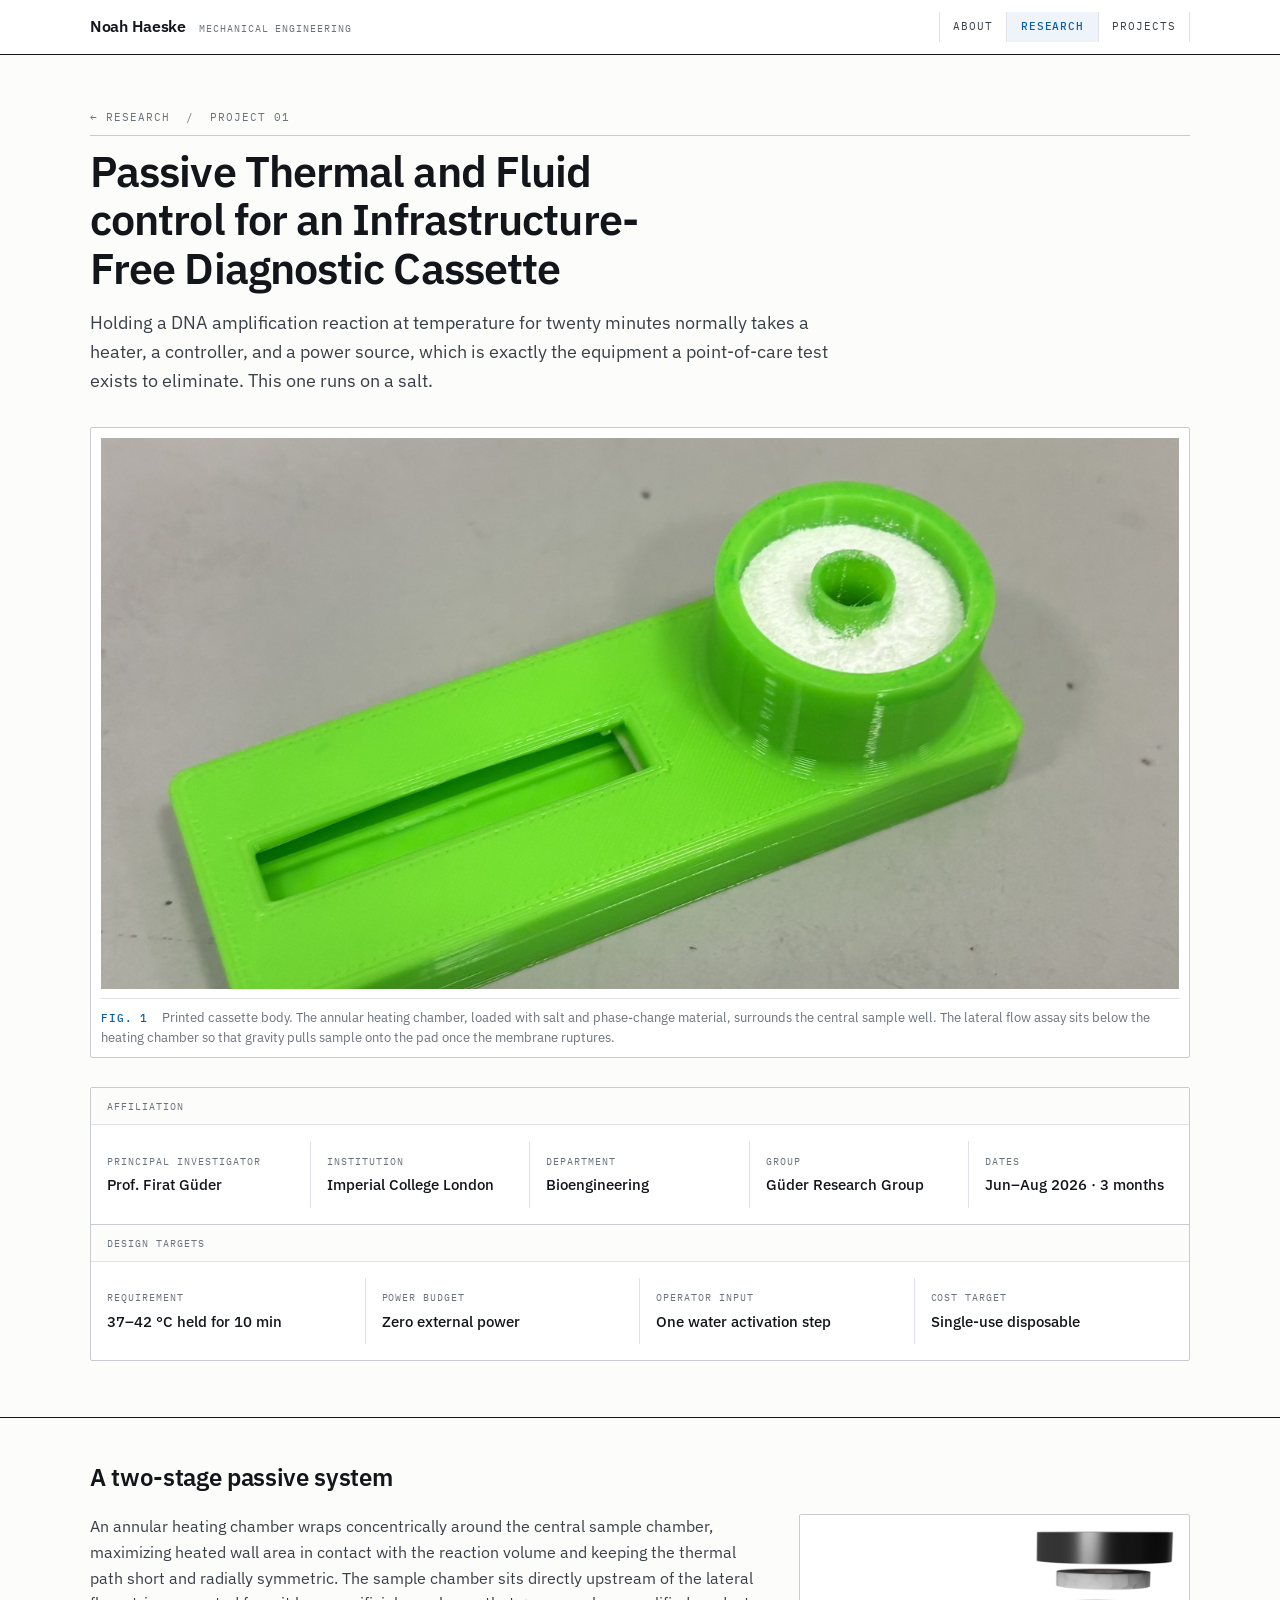
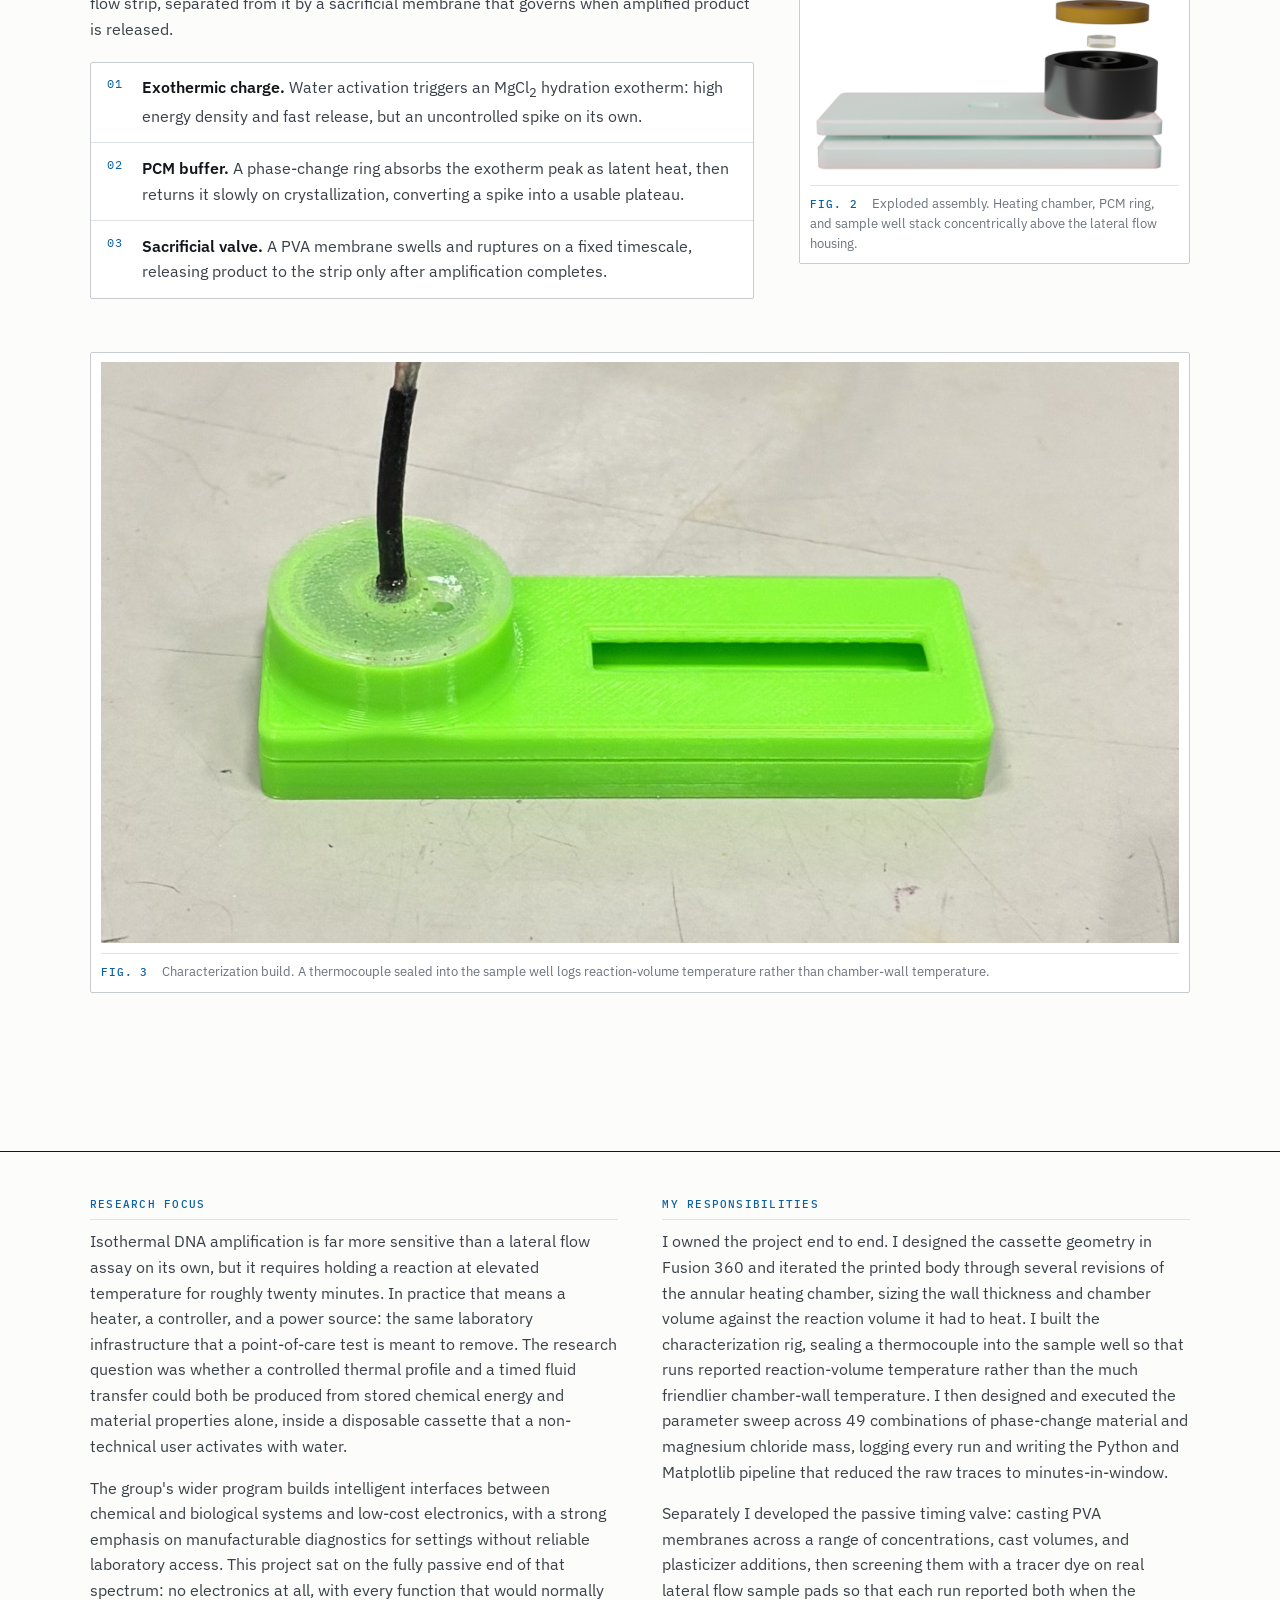
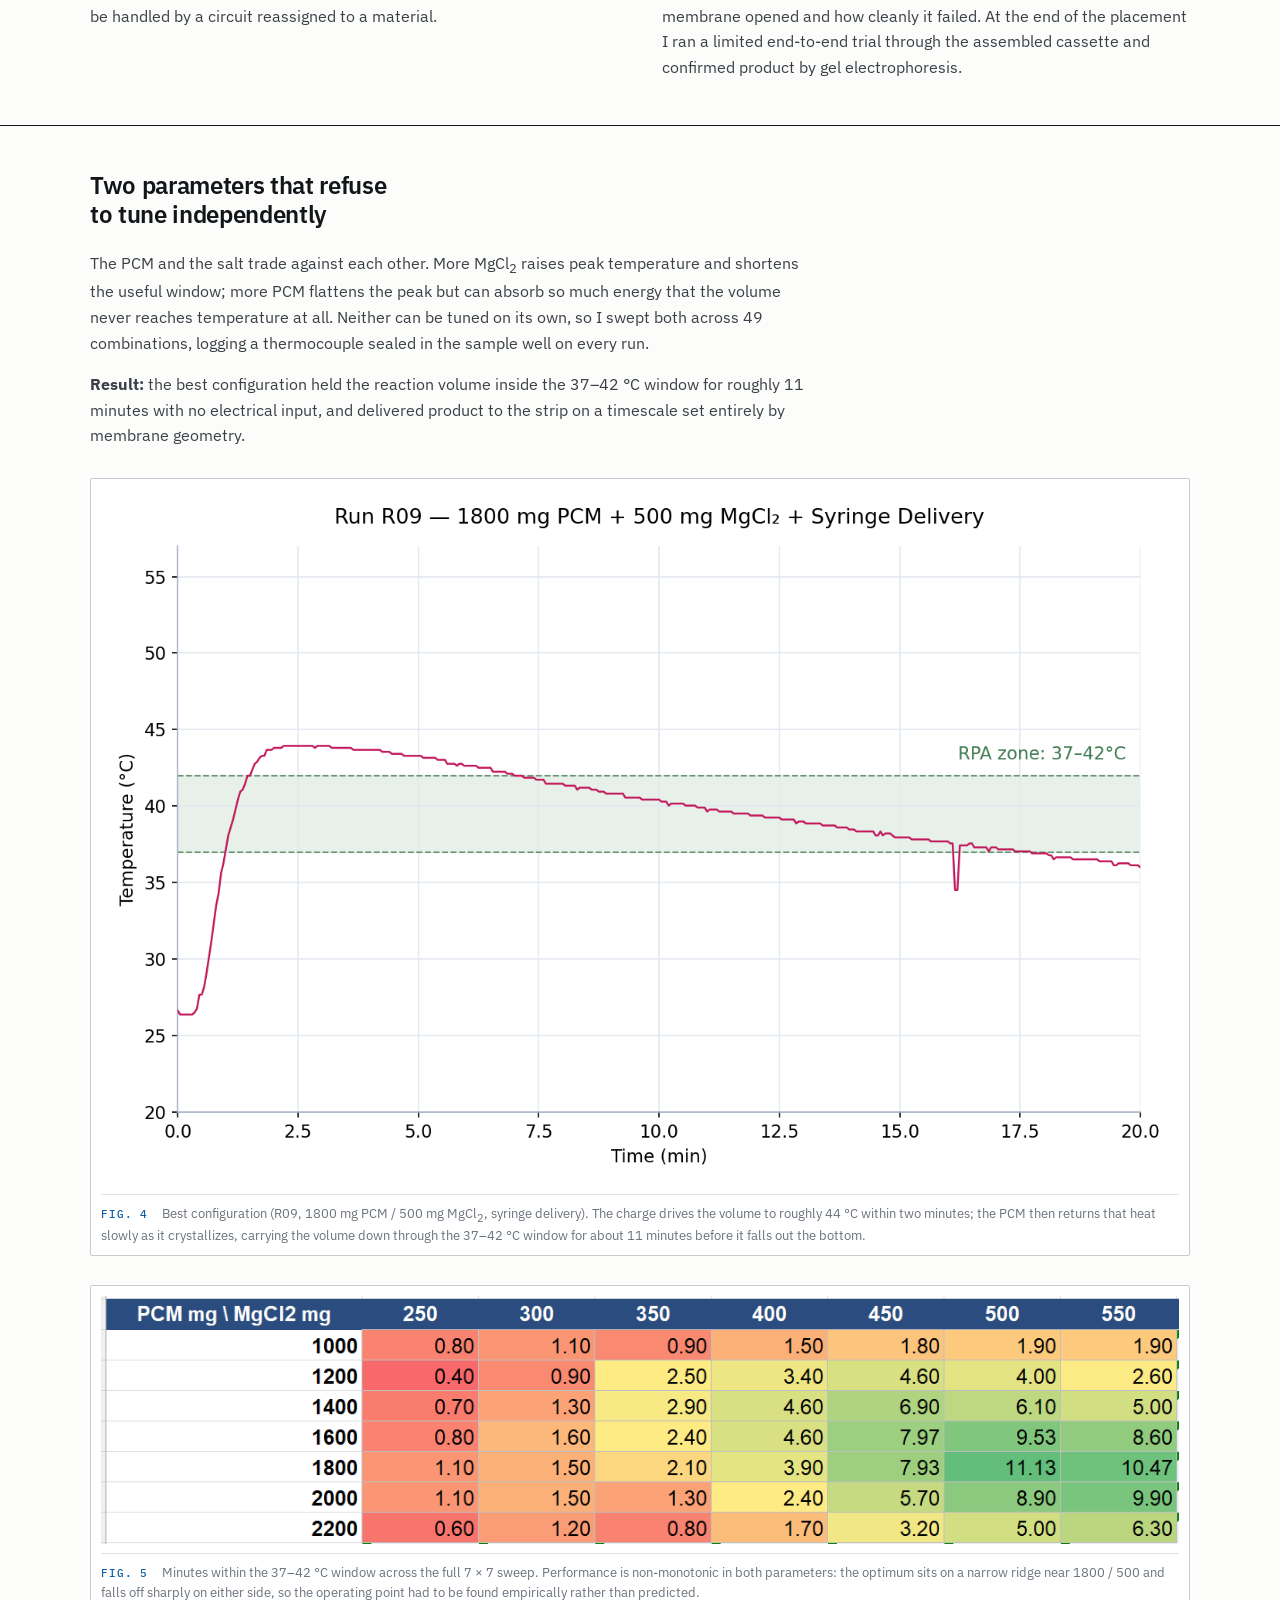
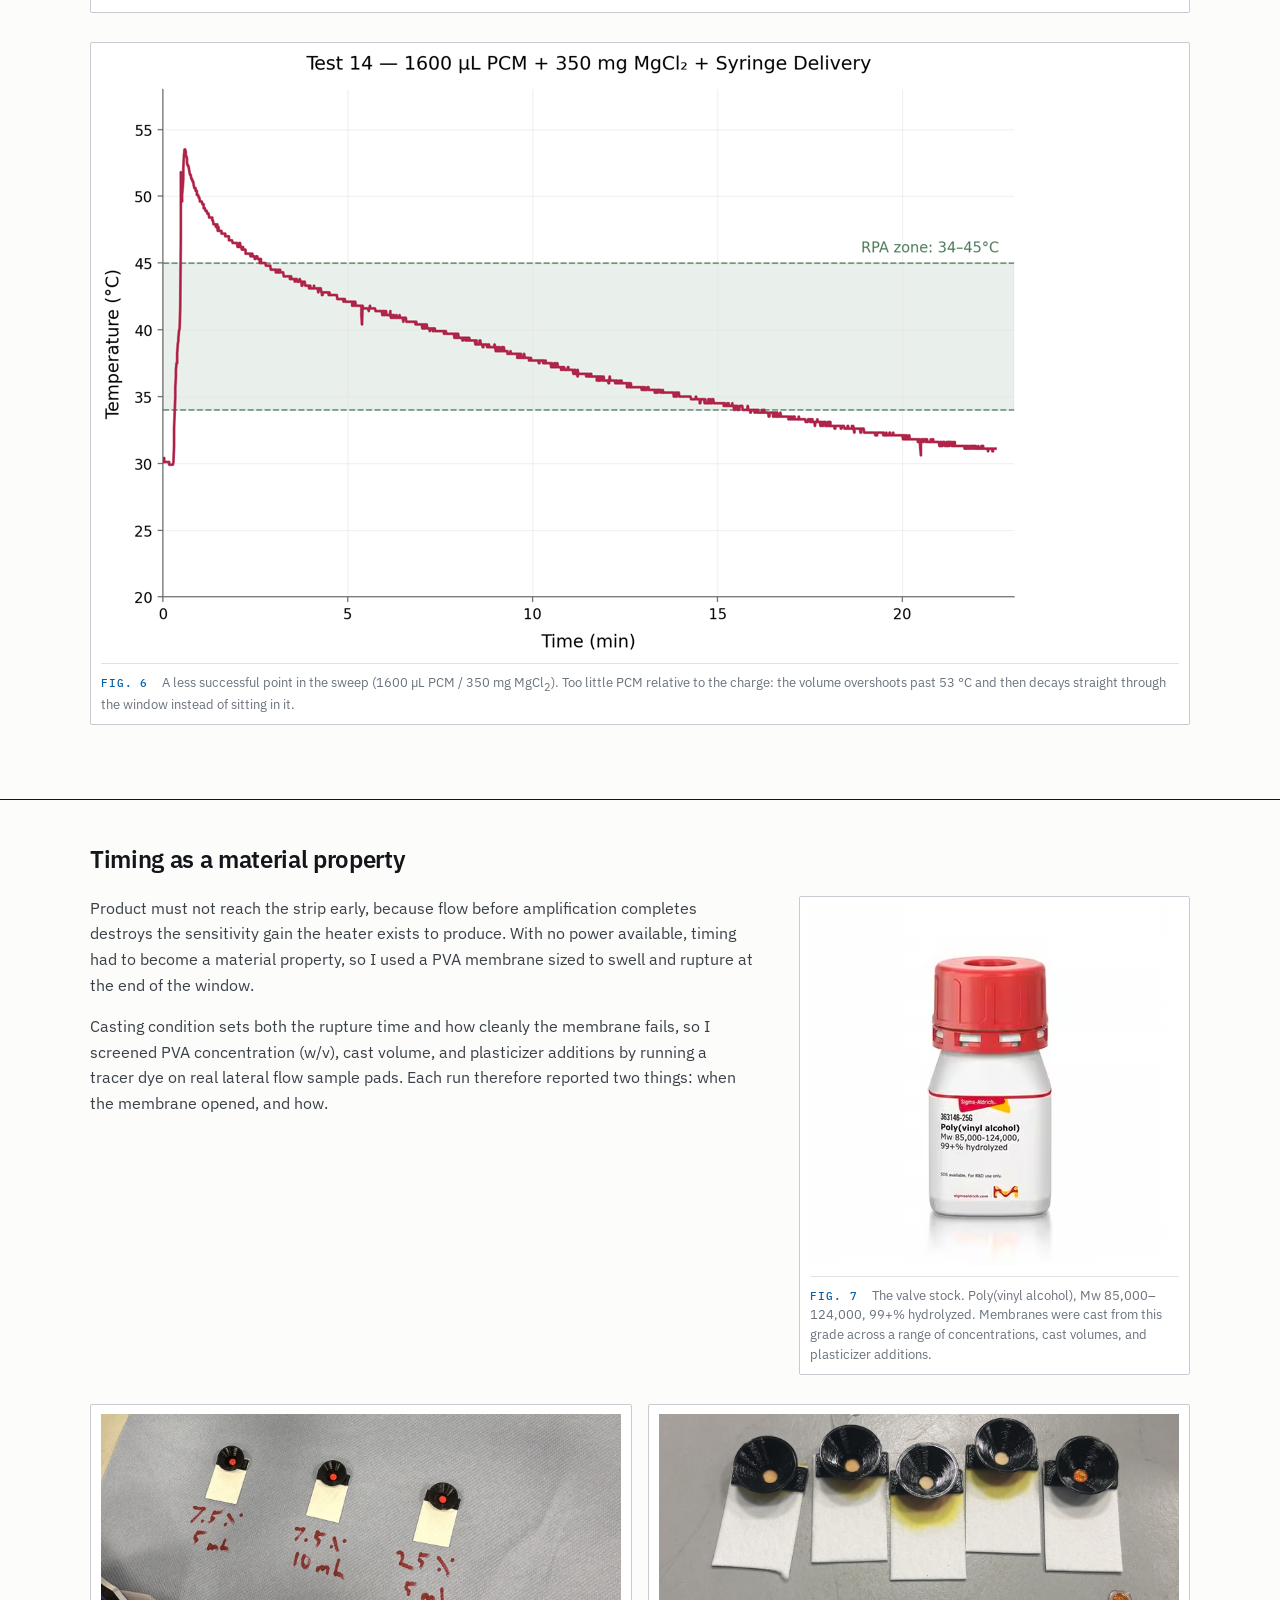
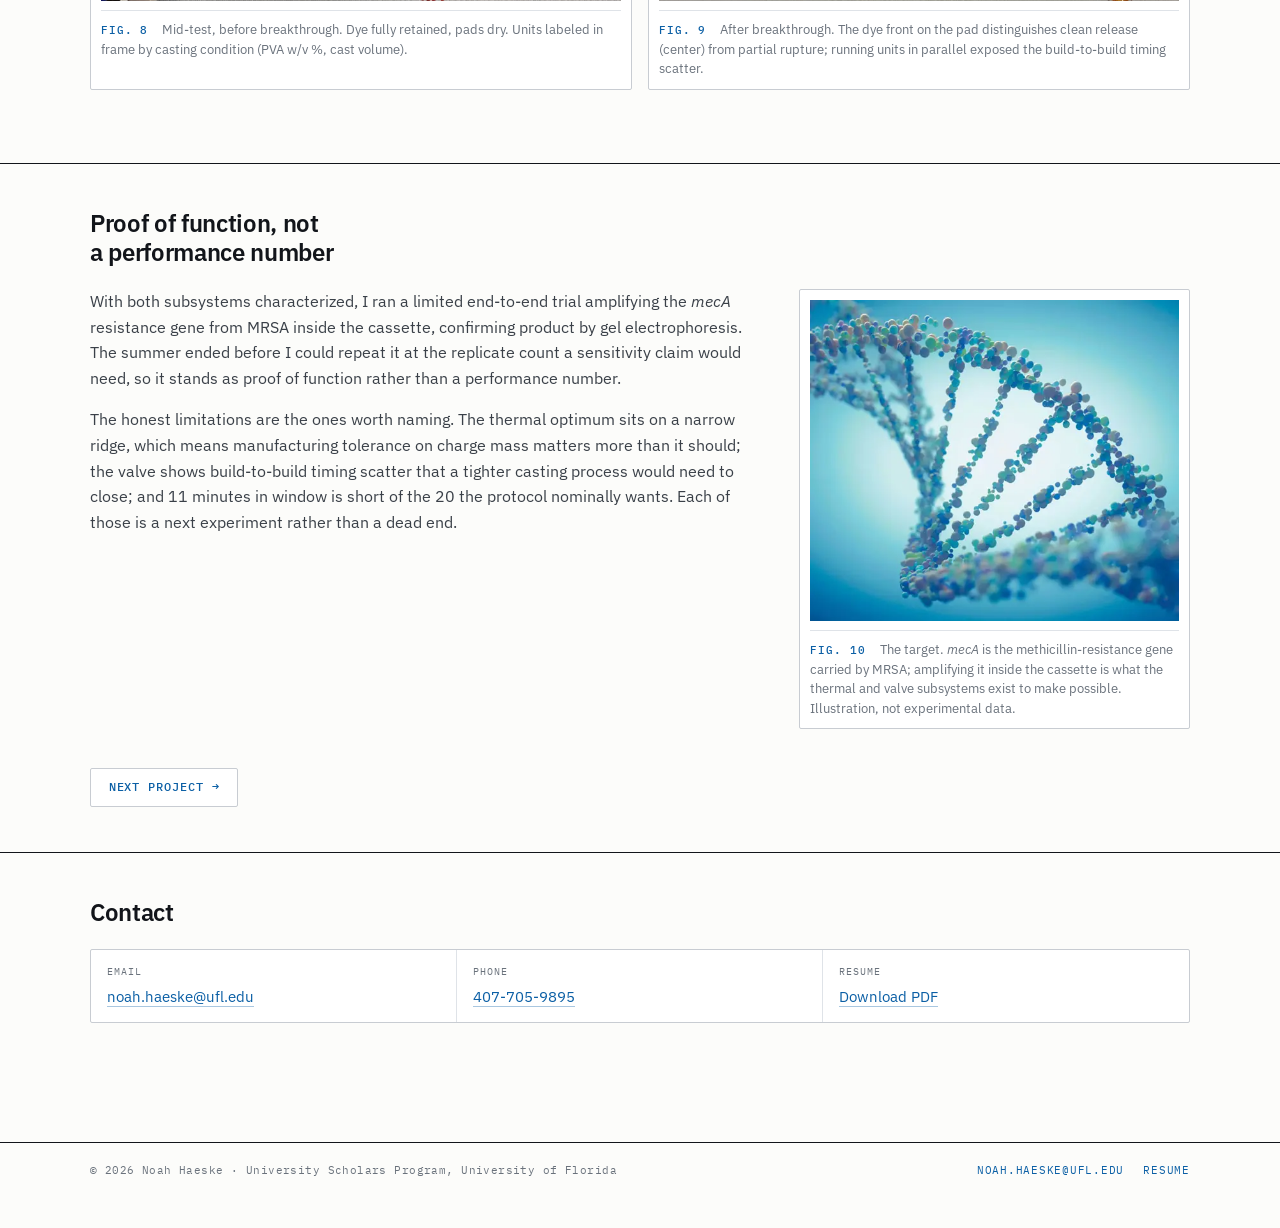
<file: research-cassette.html>
<!DOCTYPE html>
<html lang="en">
<head>
<meta charset="utf-8">
<meta name="viewport" content="width=device-width, initial-scale=1">
<title>Passive Thermal Control for an Infrastructure-Free Diagnostic Cassette &middot; Noah Haeske</title>
<meta name="description" content="A single-use point-of-care cassette holding an isothermal DNA amplification reaction at 37–42 °C with no electrical power. Güder Research Group, Imperial College London.">
<link rel="preconnect" href="https://fonts.googleapis.com">
<link rel="preconnect" href="https://fonts.gstatic.com" crossorigin>
<link href="https://fonts.googleapis.com/css2?family=Archivo:wght@400;500;600;700;800&family=IBM+Plex+Sans:wght@400;500;600&family=IBM+Plex+Mono:wght@400;500&family=Spectral:ital,wght@0,400;0,500;0,600;1,400&display=swap" rel="stylesheet">
<link rel="stylesheet" href="assets/css/style.css">
</head>
<body>
<a class="skip" href="#main">Skip to content</a>

<header class="site-head">
  <div class="site-head__inner">
    <a class="brand" href="index.html">Noah Haeske <span>Mechanical Engineering</span></a>
    <button class="nav-toggle" type="button" aria-controls="primary-nav" aria-expanded="false">Menu</button>
    <nav class="nav" id="primary-nav" aria-label="Primary">
      <a href="index.html">About</a>
      <a href="research.html" aria-current="page">Research</a>
      <a href="projects.html">Projects</a>
    </nav>
  </div>
</header>

<main id="main">

  <section class="page-head">
    <div class="wrap">
      <p class="label"><a href="research.html" style="color:inherit;text-decoration:none;">&larr; Research</a> &nbsp;/&nbsp; Project 01</p>
      <h1>Passive Thermal and Fluid control for an Infrastructure-Free Diagnostic Cassette</h1>
      <p class="lede">Holding a DNA amplification reaction at temperature for twenty minutes normally takes a heater, a controller, and a power source, which is exactly the equipment a point-of-care test exists to eliminate. This one runs on a salt.</p>
    </div>
  </section>

  <!-- ============ LEAD IMAGE ============ -->
  <div class="wrap">
    <figure class="fig reveal" style="margin-top:0;">
      <img src="assets/img/photo_cassette.jpg" alt="3D-printed cassette body showing the annular heating chamber around the central sample well">
      <figcaption><b>Fig. 1</b> &nbsp;Printed cassette body. The annular heating chamber, loaded with salt and phase-change material, surrounds the central sample well. The lateral flow assay sits below the heating chamber so that gravity pulls sample onto the pad once the membrane ruptures.</figcaption>
    </figure>
  </div>

  <!-- ============ PROJECT SPEC SHEET ============ -->
  <div class="wrap">
    <div class="specsheet reveal">
      <section class="specsheet__row">
        <p class="specsheet__label">Affiliation</p>
        <dl class="spec specsheet__items">
          <div><dt>Principal Investigator</dt><dd>Prof. Firat G&uuml;der</dd></div>
          <div><dt>Institution</dt><dd>Imperial College London</dd></div>
          <div><dt>Department</dt><dd>Bioengineering</dd></div>
          <div><dt>Group</dt><dd>G&uuml;der Research Group</dd></div>
          <div><dt>Dates</dt><dd>Jun&ndash;Aug 2026 &middot; 3 months</dd></div>
        </dl>
      </section>
      <section class="specsheet__row">
        <p class="specsheet__label">Design targets</p>
        <dl class="spec specsheet__items">
          <div><dt>Requirement</dt><dd>37–42 °C held for 10 min</dd></div>
          <div><dt>Power budget</dt><dd>Zero external power</dd></div>
          <div><dt>Operator input</dt><dd>One water activation step</dd></div>
          <div><dt>Cost target</dt><dd>Single-use disposable</dd></div>
        </dl>
      </section>
    </div>
  </div>

  <!-- ============ ARCHITECTURE ============ -->
  <section class="section" style="margin-top: clamp(2.5rem, 5vw, 3.5rem);">
    <div class="wrap">
      <div class="section__head">
        <h2>A two-stage passive system</h2>
      </div>

      <div class="split reveal">
        <div>
          <div class="prose">
            <p>An annular heating chamber wraps concentrically around the central sample chamber, maximizing heated wall area in contact with the reaction volume and keeping the thermal path short and radially symmetric. The sample chamber sits directly upstream of the lateral flow strip, separated from it by a sacrificial membrane that governs when amplified product is released.</p>
          </div>

          <ol class="steps">
            <li><b>Exothermic charge.</b> Water activation triggers an MgCl<sub>2</sub> hydration exotherm: high energy density and fast release, but an uncontrolled spike on its own.</li>
            <li><b>PCM buffer.</b> A phase-change ring absorbs the exotherm peak as latent heat, then returns it slowly on crystallization, converting a spike into a usable plateau.</li>
            <li><b>Sacrificial valve.</b> A PVA membrane swells and ruptures on a fixed timescale, releasing product to the strip only after amplification completes.</li>
          </ol>
        </div>

        <figure class="fig">
          <img src="assets/img/cad_exploded.png" alt="Exploded CAD assembly showing the heating chamber, phase-change ring, and sample well stacked above the lateral flow housing">
          <figcaption><b>Fig. 2</b> &nbsp;Exploded assembly. Heating chamber, PCM ring, and sample well stack concentrically above the lateral flow housing.</figcaption>
        </figure>
      </div>

      <figure class="fig reveal">
        <img src="assets/img/photo_thermal_rig.jpg" alt="Characterization build with a thermocouple sealed into the sample well">
        <figcaption><b>Fig. 3</b> &nbsp;Characterization build. A thermocouple sealed into the sample well logs reaction-volume temperature rather than chamber-wall temperature.</figcaption>
      </figure>

      <dl class="spec reveal">
        <div><dt>Design</dt><dd>Fusion 360</dd></div>
        <div><dt>Fabrication</dt><dd>FDM printing, membrane casting</dd></div>
        <div><dt>Instrumentation</dt><dd>Thermocouple logging</dd></div>
        <div><dt>Analysis</dt><dd>Python, Matplotlib</dd></div>
      </dl>
    </div>
  </section>

  <!-- ============ FOCUS ============ -->
  <section class="section">
    <div class="wrap">
      <div class="split split--even reveal">
        <div class="prose">
          <h3>Research focus</h3>
          <p>Isothermal DNA amplification is far more sensitive than a lateral flow assay on its own, but it requires holding a reaction at elevated temperature for roughly twenty minutes. In practice that means a heater, a controller, and a power source: the same laboratory infrastructure that a point-of-care test is meant to remove. The research question was whether a controlled thermal profile and a timed fluid transfer could both be produced from stored chemical energy and material properties alone, inside a disposable cassette that a non-technical user activates with water.</p>
          <p>The group's wider program builds intelligent interfaces between chemical and biological systems and low-cost electronics, with a strong emphasis on manufacturable diagnostics for settings without reliable laboratory access. This project sat on the fully passive end of that spectrum: no electronics at all, with every function that would normally be handled by a circuit reassigned to a material.</p>
        </div>
        <div class="prose">
          <h3>My responsibilities</h3>
          <p>I owned the project end to end. I designed the cassette geometry in Fusion 360 and iterated the printed body through several revisions of the annular heating chamber, sizing the wall thickness and chamber volume against the reaction volume it had to heat. I built the characterization rig, sealing a thermocouple into the sample well so that runs reported reaction-volume temperature rather than the much friendlier chamber-wall temperature. I then designed and executed the parameter sweep across 49 combinations of phase-change material and magnesium chloride mass, logging every run and writing the Python and Matplotlib pipeline that reduced the raw traces to minutes-in-window.</p>
          <p>Separately I developed the passive timing valve: casting PVA membranes across a range of concentrations, cast volumes, and plasticizer additions, then screening them with a tracer dye on real lateral flow sample pads so that each run reported both when the membrane opened and how cleanly it failed. At the end of the placement I ran a limited end-to-end trial through the assembled cassette and confirmed product by gel electrophoresis.</p>
        </div>
      </div>
    </div>
  </section>

  <!-- ============ THERMAL CHARACTERIZATION ============ -->
  <section class="section">
    <div class="wrap">
      <div class="section__head">
        <h2>Two parameters that refuse to tune independently</h2>
      </div>

      <div class="prose narrow reveal">
        <p>The PCM and the salt trade against each other. More MgCl<sub>2</sub> raises peak temperature and shortens the useful window; more PCM flattens the peak but can absorb so much energy that the volume never reaches temperature at all. Neither can be tuned on its own, so I swept both across 49 combinations, logging a thermocouple sealed in the sample well on every run.</p>
        <p><b>Result:</b> the best configuration held the reaction volume inside the 37&ndash;42&nbsp;&deg;C window for roughly 11 minutes with no electrical input, and delivered product to the strip on a timescale set entirely by membrane geometry.</p>
      </div>

      <figure class="fig reveal">
        <img src="assets/img/plot_r09.png" alt="Temperature versus time trace for run R09: the reaction volume rises to about 44 degrees Celsius, then decays slowly through the 37 to 42 degree Celsius window">
        <figcaption><b>Fig. 4</b> &nbsp;Best configuration (R09, 1800&nbsp;mg PCM / 500&nbsp;mg MgCl<sub>2</sub>, syringe delivery). The charge drives the volume to roughly 44&nbsp;&deg;C within two minutes; the PCM then returns that heat slowly as it crystallizes, carrying the volume down through the 37&ndash;42&nbsp;&deg;C window for about 11 minutes before it falls out the bottom.</figcaption>
      </figure>

      <figure class="fig reveal">
        <img src="assets/img/sweep_heatmap.png" alt="Heatmap of minutes within the target temperature window across a seven by seven parameter sweep">
        <figcaption><b>Fig. 5</b> &nbsp;Minutes within the 37&ndash;42&nbsp;&deg;C window across the full 7&nbsp;&times;&nbsp;7 sweep. Performance is non-monotonic in both parameters: the optimum sits on a narrow ridge near 1800&nbsp;/&nbsp;500 and falls off sharply on either side, so the operating point had to be found empirically rather than predicted.</figcaption>
      </figure>

      <figure class="fig reveal">
        <img src="assets/img/plot_test14.png" alt="Temperature versus time trace for test 14 showing a sharp peak and long decay">
        <figcaption><b>Fig. 6</b> &nbsp;A less successful point in the sweep (1600&nbsp;&micro;L PCM / 350&nbsp;mg MgCl<sub>2</sub>). Too little PCM relative to the charge: the volume overshoots past 53&nbsp;&deg;C and then decays straight through the window instead of sitting in it.</figcaption>
      </figure>
    </div>
  </section>

  <!-- ============ VALVE ============ -->
  <section class="section">
    <div class="wrap">
      <div class="section__head">
        <h2>Timing as a material property</h2>
      </div>

      <div class="split reveal">
        <div class="prose">
          <p>Product must not reach the strip early, because flow before amplification completes destroys the sensitivity gain the heater exists to produce. With no power available, timing had to become a material property, so I used a PVA membrane sized to swell and rupture at the end of the window.</p>
          <p>Casting condition sets both the rupture time and how cleanly the membrane fails, so I screened PVA concentration (w/v), cast volume, and plasticizer additions by running a tracer dye on real lateral flow sample pads. Each run therefore reported two things: when the membrane opened, and how.</p>
        </div>

        <figure class="fig">
          <img src="assets/img/pva_stock.png" alt="Bottle of poly(vinyl alcohol), Mw 85,000-124,000, 99+% hydrolyzed" width="360" height="360">
          <figcaption><b>Fig. 7</b> &nbsp;The valve stock. Poly(vinyl alcohol), Mw 85,000&ndash;124,000, 99+% hydrolyzed. Membranes were cast from this grade across a range of concentrations, cast volumes, and plasticizer additions.</figcaption>
        </figure>
      </div>

      <div class="fig-pair reveal">
        <figure class="fig">
          <img src="assets/img/valve_before.jpg" alt="Three valve units mid-test with dye fully retained and sample pads dry, labeled by casting condition">
          <figcaption><b>Fig. 8</b> &nbsp;Mid-test, before breakthrough. Dye fully retained, pads dry. Units labeled in frame by casting condition (PVA w/v %, cast volume).</figcaption>
        </figure>
        <figure class="fig">
          <img src="assets/img/valve_after.jpg" alt="Five valve units after breakthrough showing dye fronts of differing quality on the sample pads">
          <figcaption><b>Fig. 9</b> &nbsp;After breakthrough. The dye front on the pad distinguishes clean release (center) from partial rupture; running units in parallel exposed the build-to-build timing scatter.</figcaption>
        </figure>
      </div>
    </div>
  </section>

  <!-- ============ VALIDATION ============ -->
  <section class="section">
    <div class="wrap">
      <div class="section__head">
        <h2>Proof of function, not a performance number</h2>
      </div>
      <div class="split reveal">
        <div class="prose">
          <p>With both subsystems characterized, I ran a limited end-to-end trial amplifying the <i>mecA</i> resistance gene from MRSA inside the cassette, confirming product by gel electrophoresis. The summer ended before I could repeat it at the replicate count a sensitivity claim would need, so it stands as proof of function rather than a performance number.</p>
          <p>The honest limitations are the ones worth naming. The thermal optimum sits on a narrow ridge, which means manufacturing tolerance on charge mass matters more than it should; the valve shows build-to-build timing scatter that a tighter casting process would need to close; and 11 minutes in window is short of the 20 the protocol nominally wants. Each of those is a next experiment rather than a dead end.</p>
        </div>

        <figure class="fig">
          <img src="assets/img/dna_meca.png" alt="Illustration of a DNA double helix" width="578" height="502">
          <figcaption><b>Fig. 10</b> &nbsp;The target. <i>mecA</i> is the methicillin-resistance gene carried by MRSA; amplifying it inside the cassette is what the thermal and valve subsystems exist to make possible. Illustration, not experimental data.</figcaption>
        </figure>
      </div>

      <div class="btn-row reveal" style="margin-top:2.4rem;">
        <a class="btn btn--ghost" href="research-ctc.html">Next project &rarr;</a>
      </div>
    </div>
  </section>

  <section class="section" id="contact">
    <div class="wrap">
      <div class="section__head">
        <h2>Contact</h2>
      </div>
      <dl class="contact-grid reveal">
        <div><dt>Email</dt><dd><a href="mailto:noah.haeske@ufl.edu">noah.haeske@ufl.edu</a></dd></div>
        <div><dt>Phone</dt><dd><a href="tel:+14077059895">407-705-9895</a></dd></div>
        <div><dt>Resume</dt><dd><a href="assets/docs/Noah_Haeske_Resume.pdf" download>Download PDF</a></dd></div>
      </dl>
    </div>
  </section>

</main>

<footer class="site-foot">
  <div class="wrap site-foot__inner">
    <p class="fine">&copy; 2026 Noah Haeske &middot; University Scholars Program, University of Florida</p>
    <nav class="foot-links" aria-label="Footer">
      <a href="mailto:noah.haeske@ufl.edu">noah.haeske@ufl.edu</a>
      <a href="assets/docs/Noah_Haeske_Resume.pdf" download>Resume</a>
    </nav>
  </div>
</footer>

<script src="assets/js/main.js"></script>
<script data-goatcounter="https://noahhaeske.goatcounter.com/count" async src="//gc.zgo.at/count.js"></script>
</body>
</html>
</file>
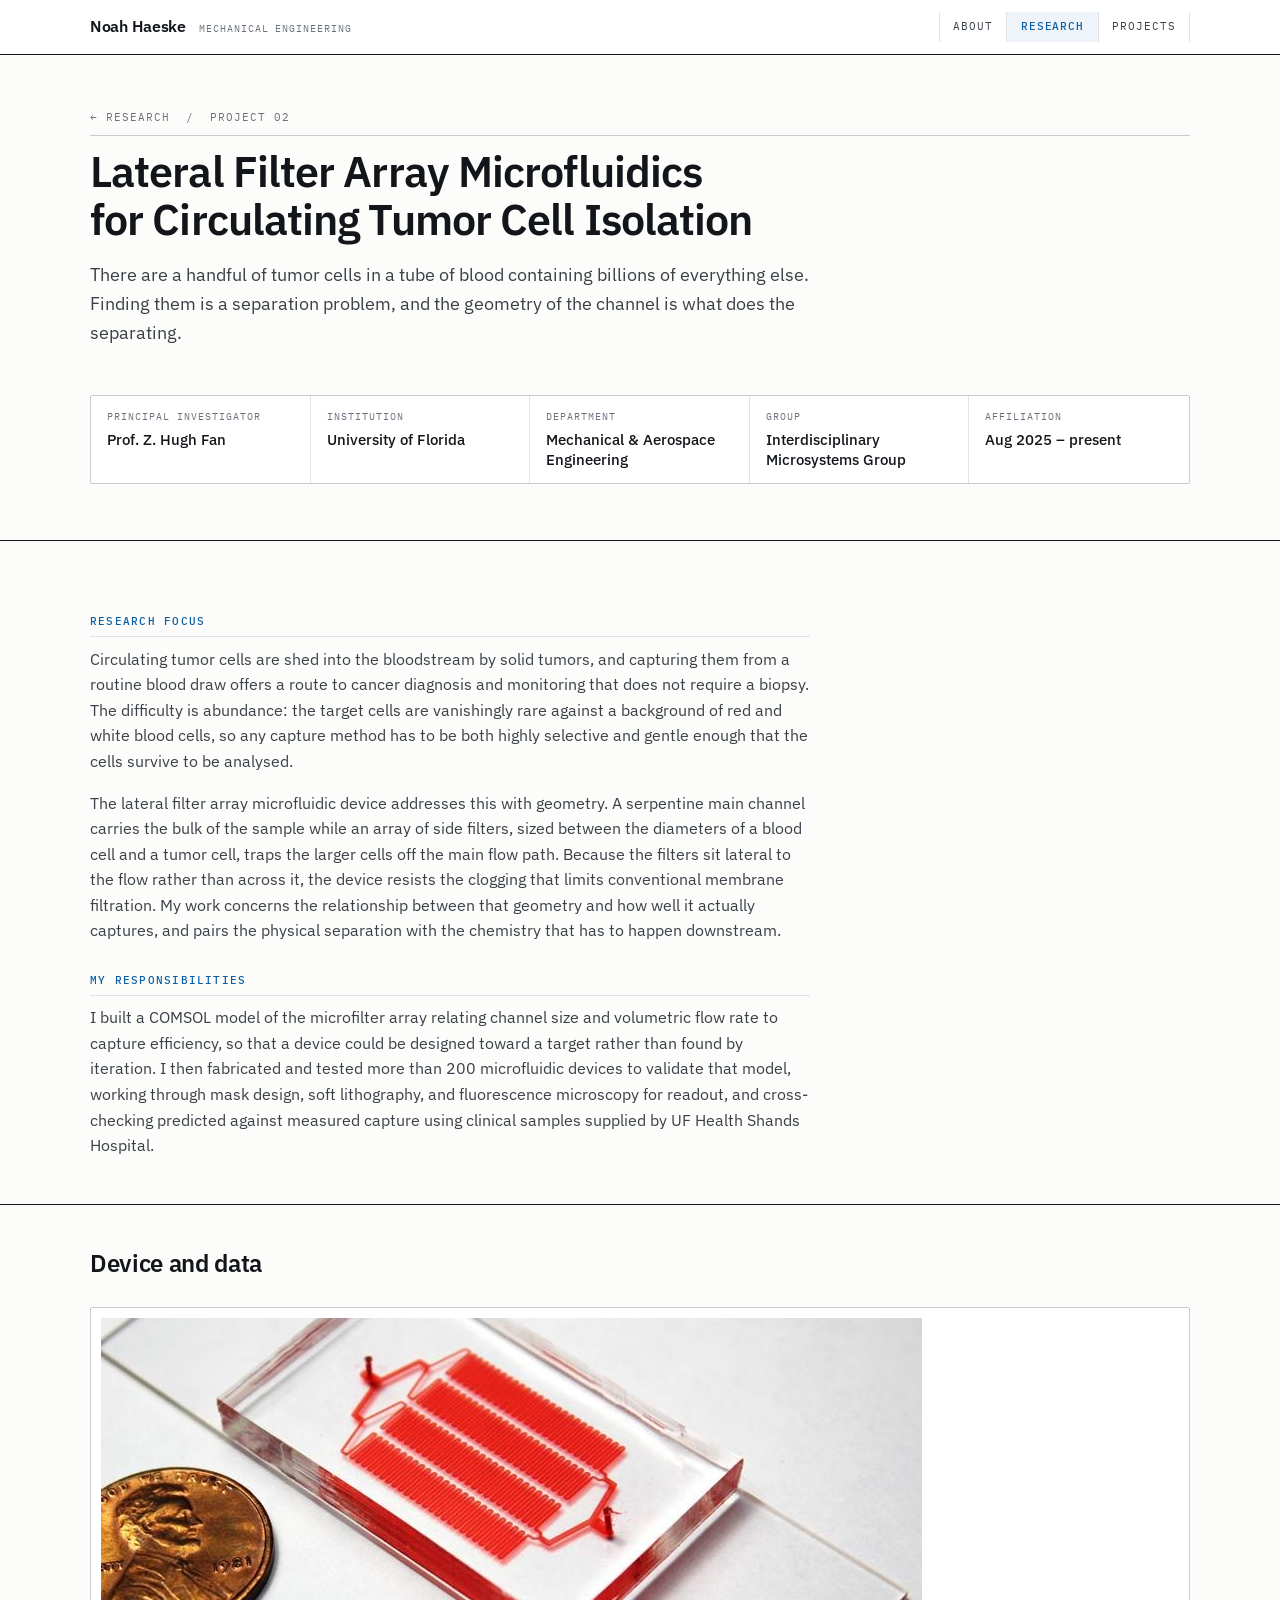
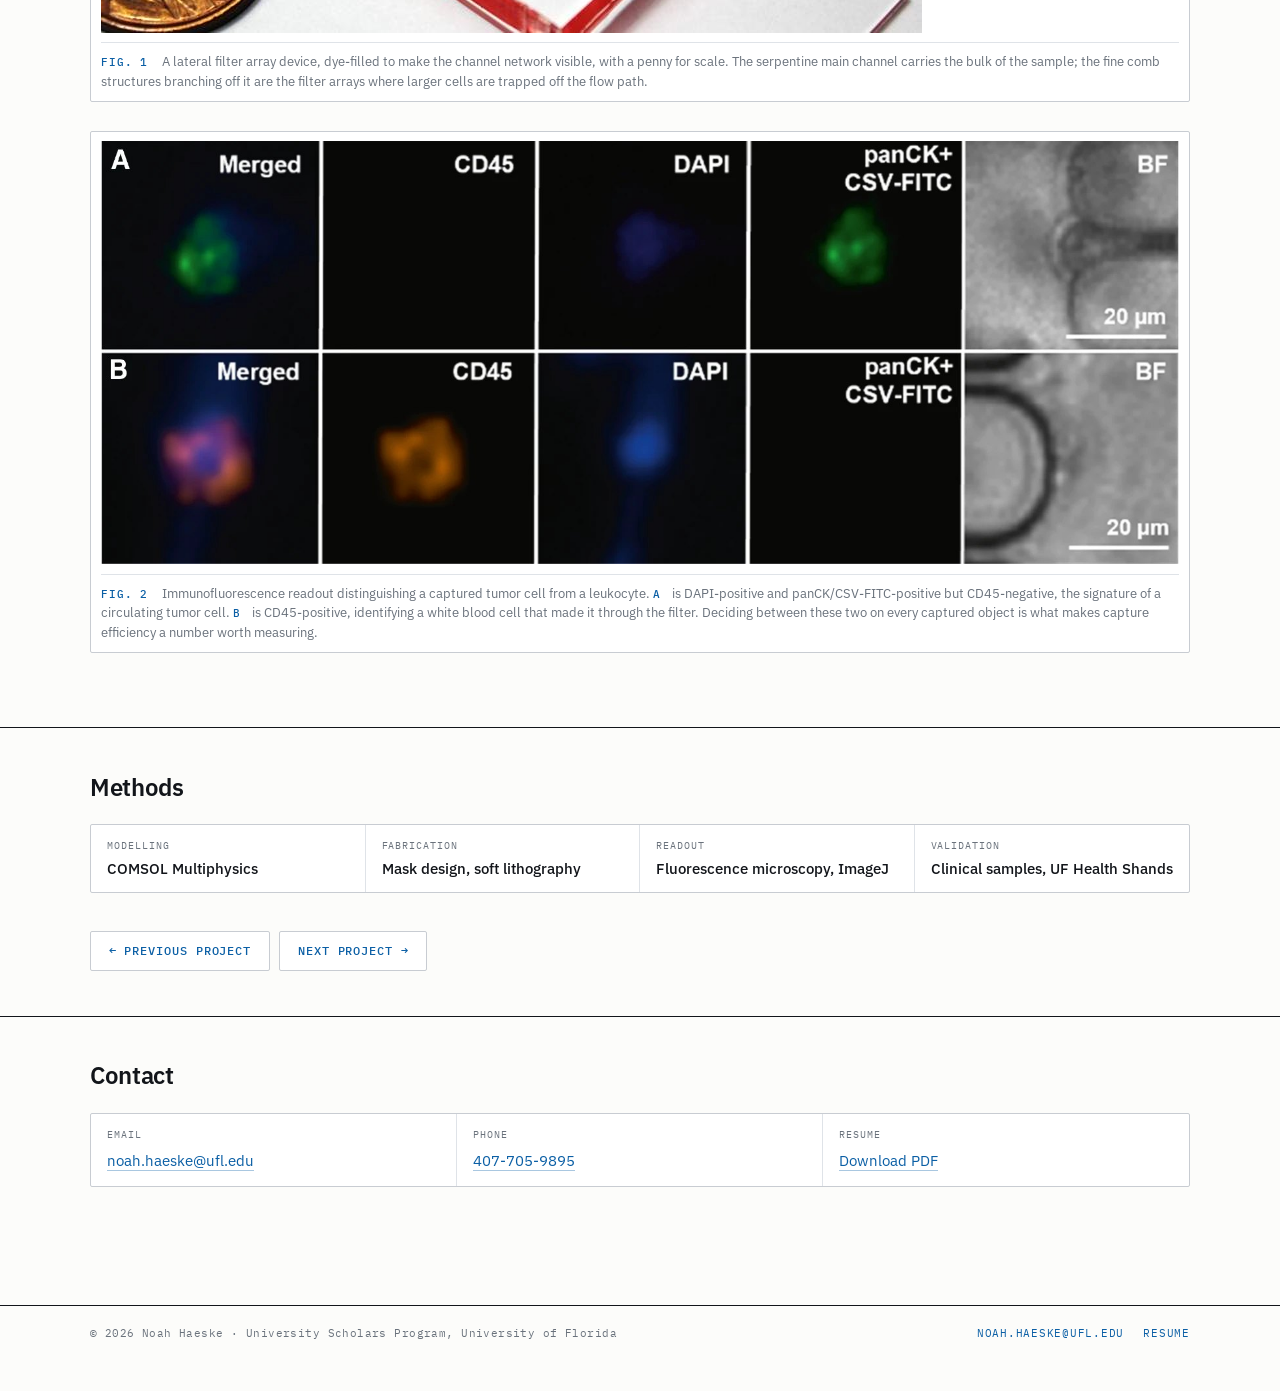
<file: research-ctc.html>
<!DOCTYPE html>
<html lang="en">
<head>
<meta charset="utf-8">
<meta name="viewport" content="width=device-width, initial-scale=1">
<title>Lateral Filter Array Microfluidics for Circulating Tumor Cell Isolation &middot; Noah Haeske</title>
<meta name="description" content="COMSOL modelling and fabrication of lateral filter array microfluidic devices for isolating circulating tumor cells. Interdisciplinary Microsystems Group, University of Florida.">
<link rel="preconnect" href="https://fonts.googleapis.com">
<link rel="preconnect" href="https://fonts.gstatic.com" crossorigin>
<link href="https://fonts.googleapis.com/css2?family=Archivo:wght@400;500;600;700;800&family=IBM+Plex+Sans:wght@400;500;600&family=IBM+Plex+Mono:wght@400;500&family=Spectral:ital,wght@0,400;0,500;0,600;1,400&display=swap" rel="stylesheet">
<link rel="stylesheet" href="assets/css/style.css">
</head>
<body>
<a class="skip" href="#main">Skip to content</a>

<header class="site-head">
  <div class="site-head__inner">
    <a class="brand" href="index.html">Noah Haeske <span>Mechanical Engineering</span></a>
    <button class="nav-toggle" type="button" aria-controls="primary-nav" aria-expanded="false">Menu</button>
    <nav class="nav" id="primary-nav" aria-label="Primary">
      <a href="index.html">About</a>
      <a href="research.html" aria-current="page">Research</a>
      <a href="projects.html">Projects</a>
    </nav>
  </div>
</header>

<main id="main">

  <section class="page-head">
    <div class="wrap">
      <p class="label"><a href="research.html" style="color:inherit;text-decoration:none;">&larr; Research</a> &nbsp;/&nbsp; Project 02</p>
      <h1>Lateral Filter Array Microfluidics for Circulating Tumor Cell Isolation</h1>
      <p class="lede">There are a handful of tumor cells in a tube of blood containing billions of everything else. Finding them is a separation problem, and the geometry of the channel is what does the separating.</p>
    </div>
  </section>

  <!-- ============ REQUIRED PROJECT METADATA ============ -->
  <div class="wrap">
    <dl class="spec reveal">
      <div><dt>Principal Investigator</dt><dd>Prof. Z. Hugh Fan</dd></div>
      <div><dt>Institution</dt><dd>University of Florida</dd></div>
      <div><dt>Department</dt><dd>Mechanical &amp; Aerospace Engineering</dd></div>
      <div><dt>Group</dt><dd>Interdisciplinary Microsystems Group</dd></div>
      <div><dt>Affiliation</dt><dd>Aug 2025 &ndash; present</dd></div>
    </dl>
  </div>

  <!-- ============ FOCUS ============ -->
  <section class="section" style="margin-top: clamp(2.5rem, 5vw, 3.5rem);">
    <div class="wrap">
      <div class="prose narrow reveal">
        <h3>Research focus</h3>
        <p>Circulating tumor cells are shed into the bloodstream by solid tumors, and capturing them from a routine blood draw offers a route to cancer diagnosis and monitoring that does not require a biopsy. The difficulty is abundance: the target cells are vanishingly rare against a background of red and white blood cells, so any capture method has to be both highly selective and gentle enough that the cells survive to be analysed.</p>
        <p>The lateral filter array microfluidic device addresses this with geometry. A serpentine main channel carries the bulk of the sample while an array of side filters, sized between the diameters of a blood cell and a tumor cell, traps the larger cells off the main flow path. Because the filters sit lateral to the flow rather than across it, the device resists the clogging that limits conventional membrane filtration. My work concerns the relationship between that geometry and how well it actually captures, and pairs the physical separation with the chemistry that has to happen downstream.</p>

        <h3>My responsibilities</h3>
        <p>I built a COMSOL model of the microfilter array relating channel size and volumetric flow rate to capture efficiency, so that a device could be designed toward a target rather than found by iteration. I then fabricated and tested more than 200 microfluidic devices to validate that model, working through mask design, soft lithography, and fluorescence microscopy for readout, and cross-checking predicted against measured capture using clinical samples supplied by UF Health Shands Hospital.</p>
      </div>
    </div>
  </section>

  <!-- ============ MEDIA ============ -->
  <section class="section">
    <div class="wrap">
      <div class="section__head">
        <h2>Device and data</h2>
      </div>

      <figure class="fig reveal">
        <img src="assets/img/ctc_device.jpg" alt="Lateral filter array microfluidic device filled with red dye on a glass slide, a penny beside it for scale">
        <figcaption><b>Fig. 1</b> &nbsp;A lateral filter array device, dye-filled to make the channel network visible, with a penny for scale. The serpentine main channel carries the bulk of the sample; the fine comb structures branching off it are the filter arrays where larger cells are trapped off the flow path.</figcaption>
      </figure>

      <figure class="fig reveal">
        <img src="assets/img/ctc_cells.jpg" alt="Fluorescence microscopy panels showing a captured cell positive for panCK and CSV-FITC and negative for CD45, alongside a CD45-positive leukocyte">
        <figcaption><b>Fig. 2</b> &nbsp;Immunofluorescence readout distinguishing a captured tumor cell from a leukocyte. <b>A</b> is DAPI-positive and panCK/CSV-FITC-positive but CD45-negative, the signature of a circulating tumor cell. <b>B</b> is CD45-positive, identifying a white blood cell that made it through the filter. Deciding between these two on every captured object is what makes capture efficiency a number worth measuring.</figcaption>
      </figure>
    </div>
  </section>

  <!-- ============ METHODS ============ -->
  <section class="section">
    <div class="wrap">
      <div class="section__head">
        <h2>Methods</h2>
      </div>
      <dl class="spec reveal">
        <div><dt>Modelling</dt><dd>COMSOL Multiphysics</dd></div>
        <div><dt>Fabrication</dt><dd>Mask design, soft lithography</dd></div>
        <div><dt>Readout</dt><dd>Fluorescence microscopy, ImageJ</dd></div>
        <div><dt>Validation</dt><dd>Clinical samples, UF Health Shands</dd></div>
      </dl>

      <div class="prose narrow reveal" style="margin-top:2.4rem;">
        <p></p>
      </div>

      <div class="btn-row reveal" style="margin-top:2.4rem;">
        <a class="btn btn--ghost" href="research-cassette.html">&larr; Previous project</a>
        <a class="btn btn--ghost" href="research-vlead.html">Next project &rarr;</a>
      </div>
    </div>
  </section>

  <section class="section" id="contact">
    <div class="wrap">
      <div class="section__head">
        <h2>Contact</h2>
      </div>
      <dl class="contact-grid reveal">
        <div><dt>Email</dt><dd><a href="mailto:noah.haeske@ufl.edu">noah.haeske@ufl.edu</a></dd></div>
        <div><dt>Phone</dt><dd><a href="tel:+14077059895">407-705-9895</a></dd></div>
        <div><dt>Resume</dt><dd><a href="assets/docs/Noah_Haeske_Resume.pdf" download>Download PDF</a></dd></div>
      </dl>
    </div>
  </section>

</main>

<footer class="site-foot">
  <div class="wrap site-foot__inner">
    <p class="fine">&copy; 2026 Noah Haeske &middot; University Scholars Program, University of Florida</p>
    <nav class="foot-links" aria-label="Footer">
      <a href="mailto:noah.haeske@ufl.edu">noah.haeske@ufl.edu</a>
      <a href="assets/docs/Noah_Haeske_Resume.pdf" download>Resume</a>
    </nav>
  </div>
</footer>

<script src="assets/js/main.js"></script>
<script data-goatcounter="https://noahhaeske.goatcounter.com/count" async src="//gc.zgo.at/count.js"></script>
</body>
</html>
</file>
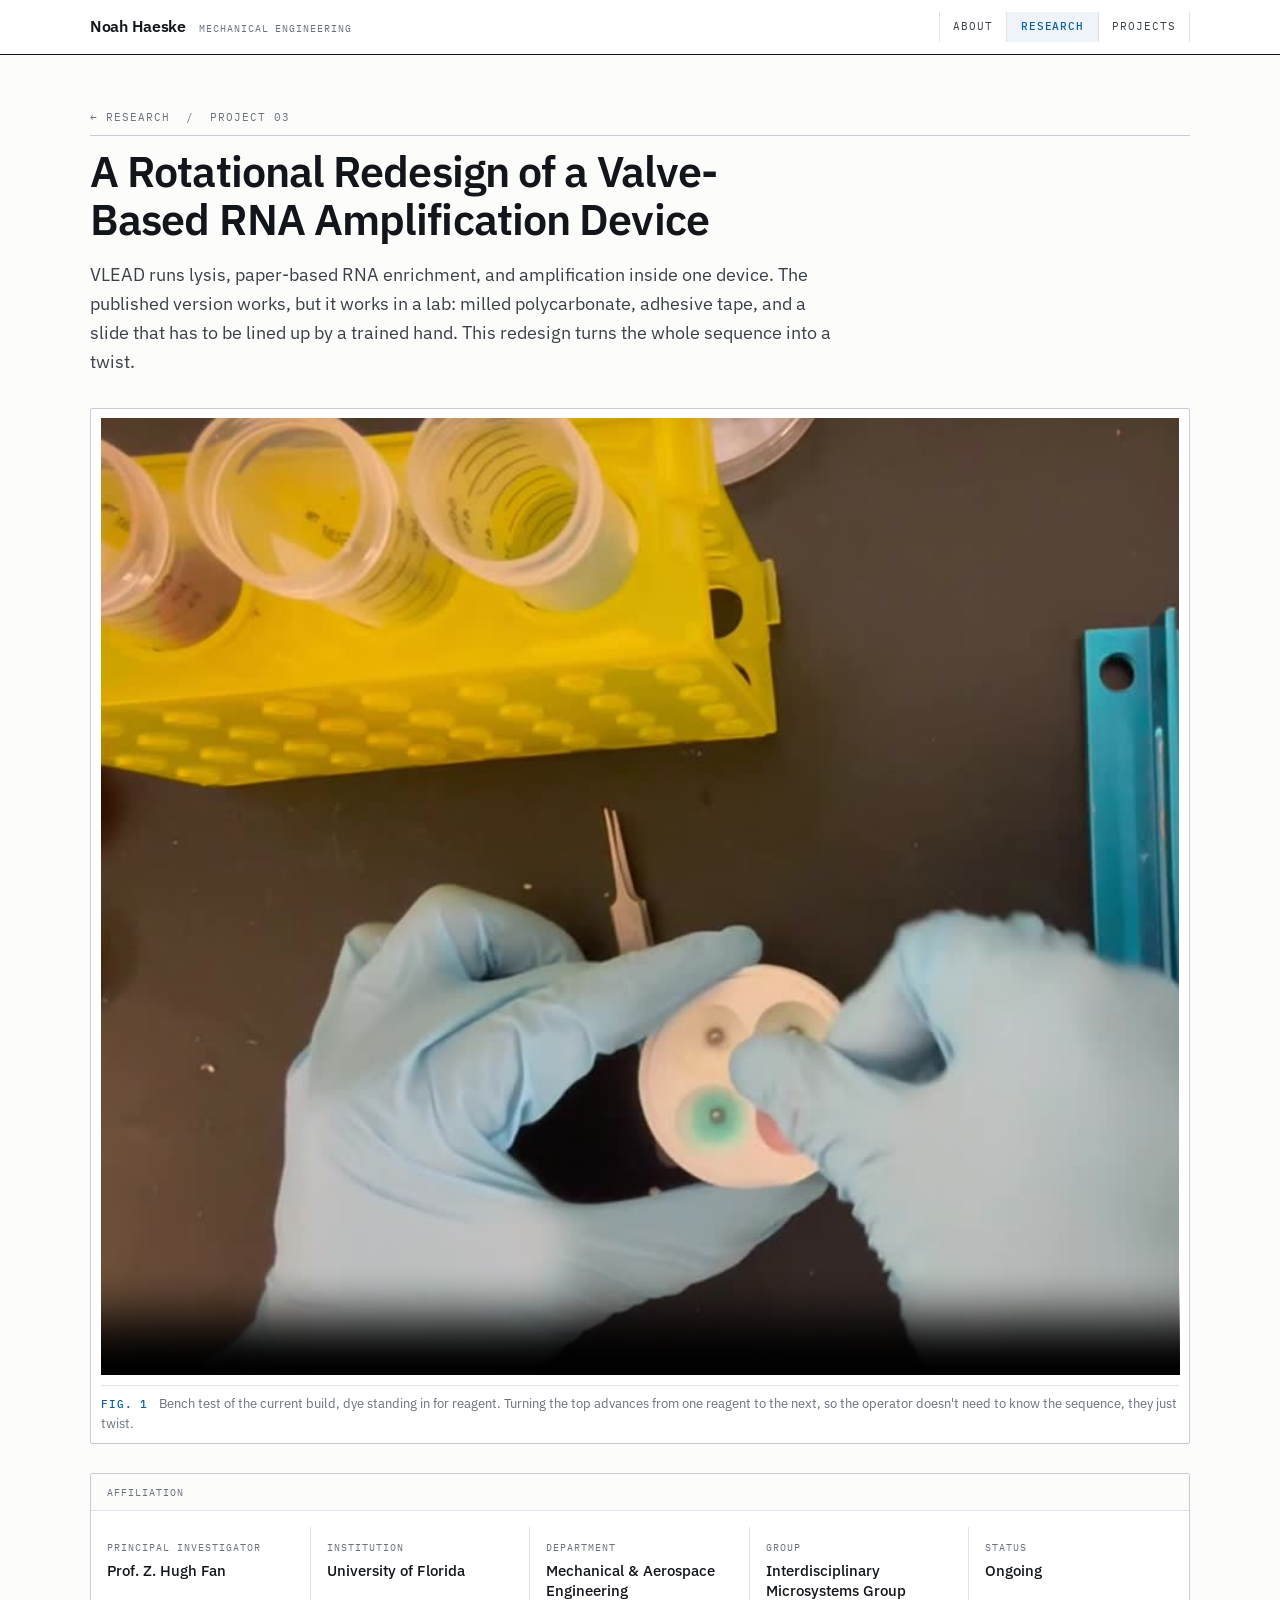
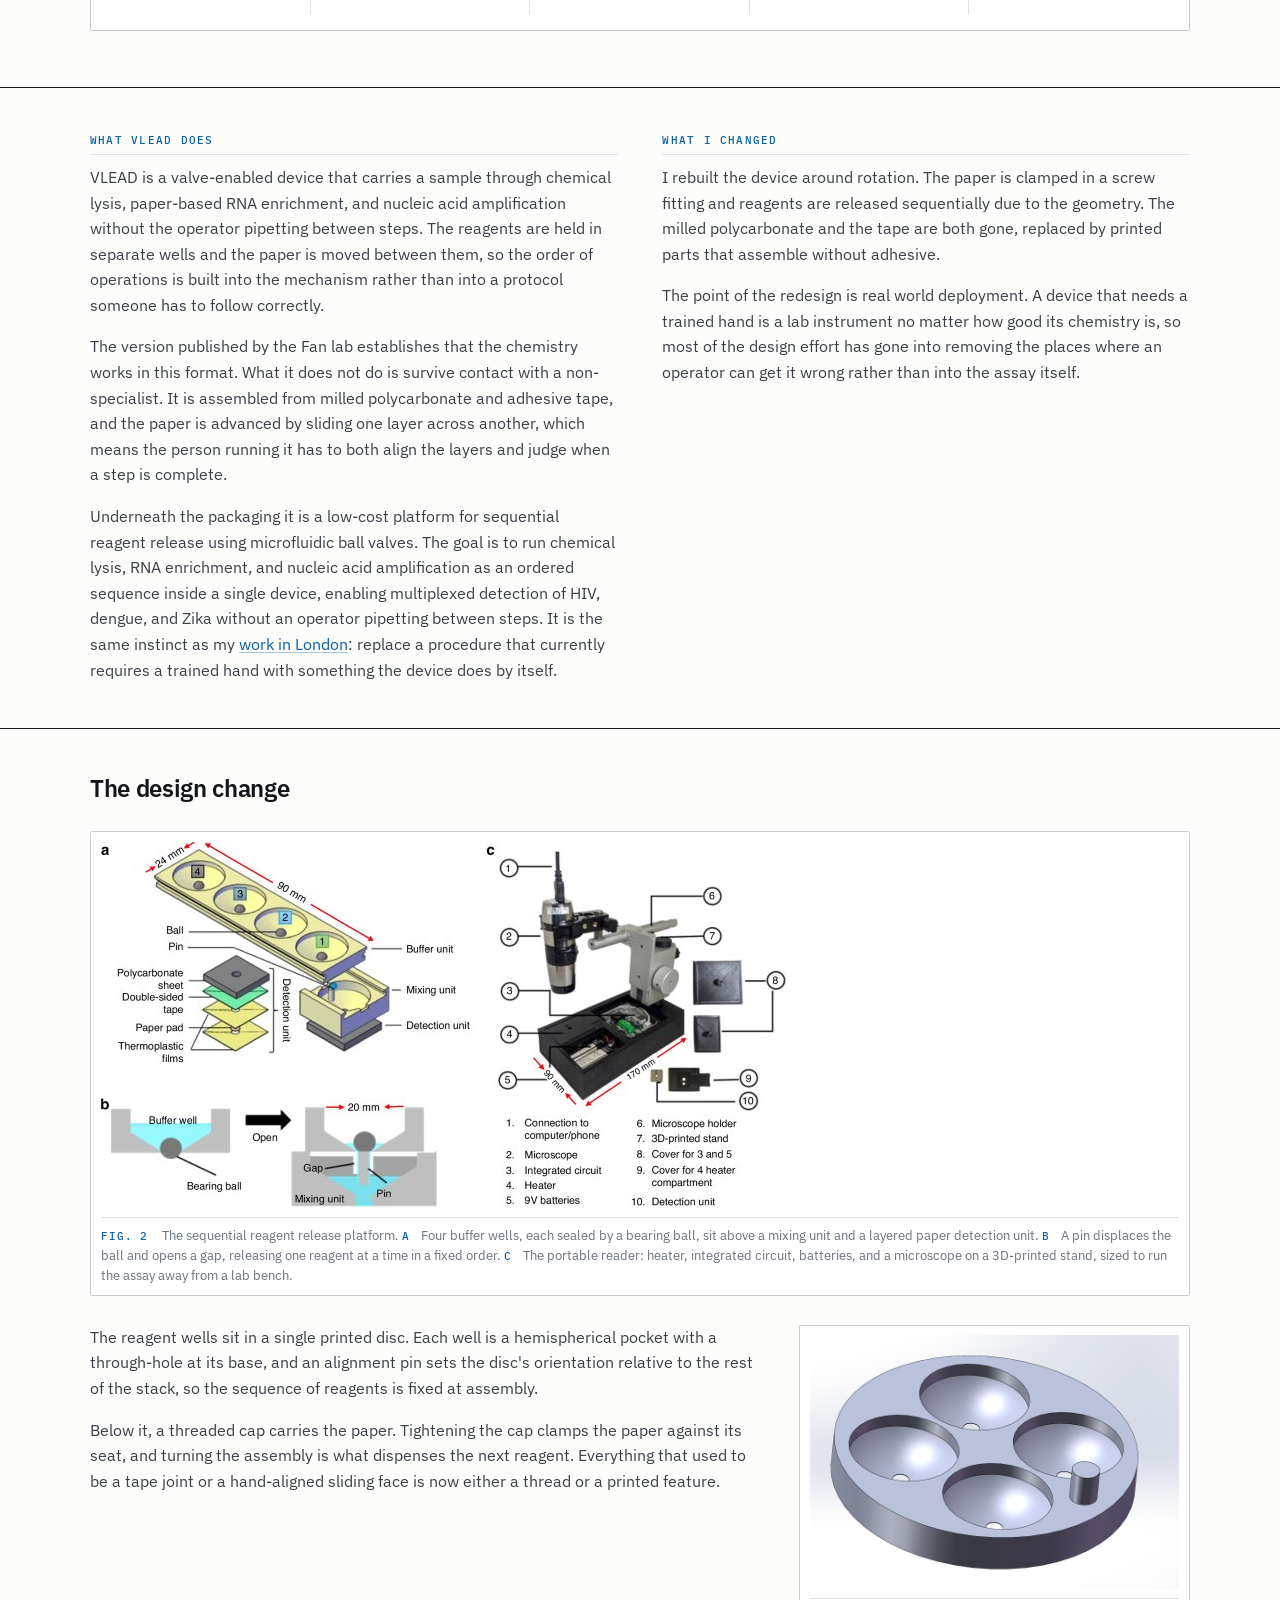
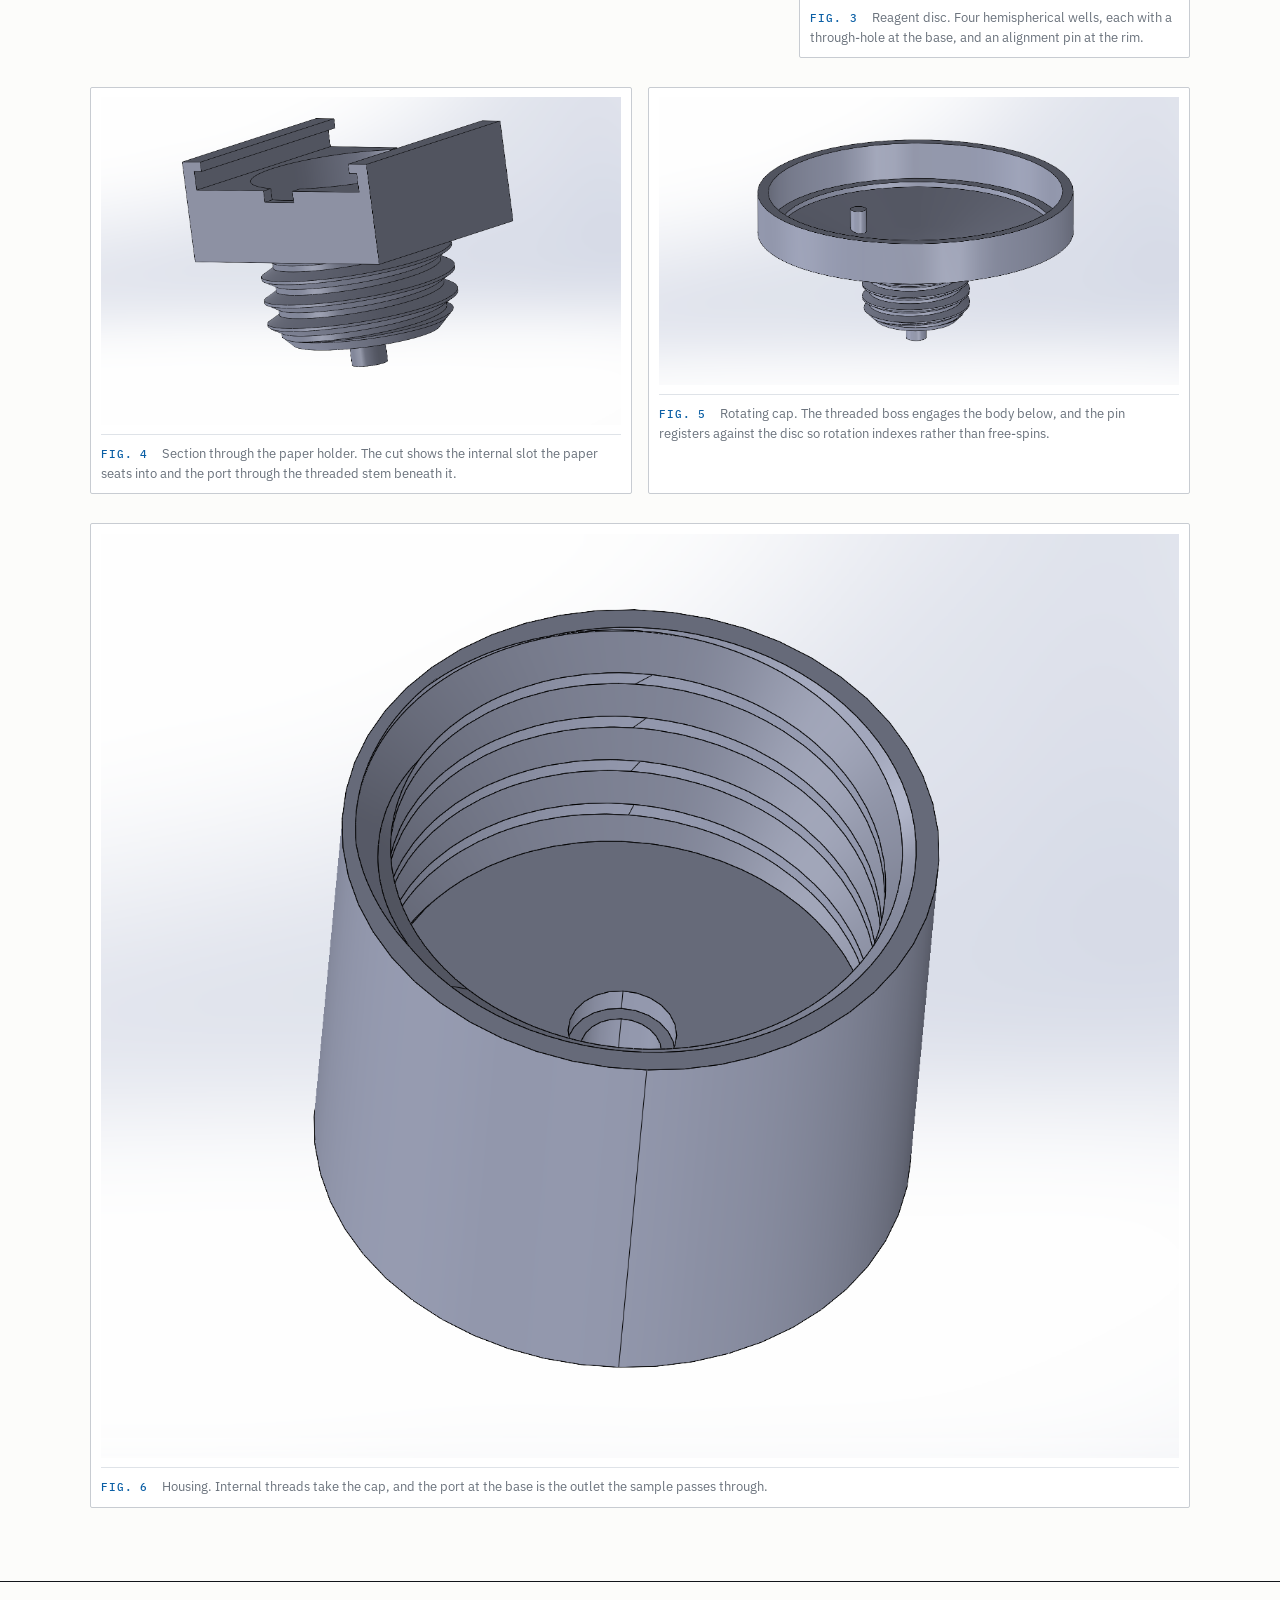
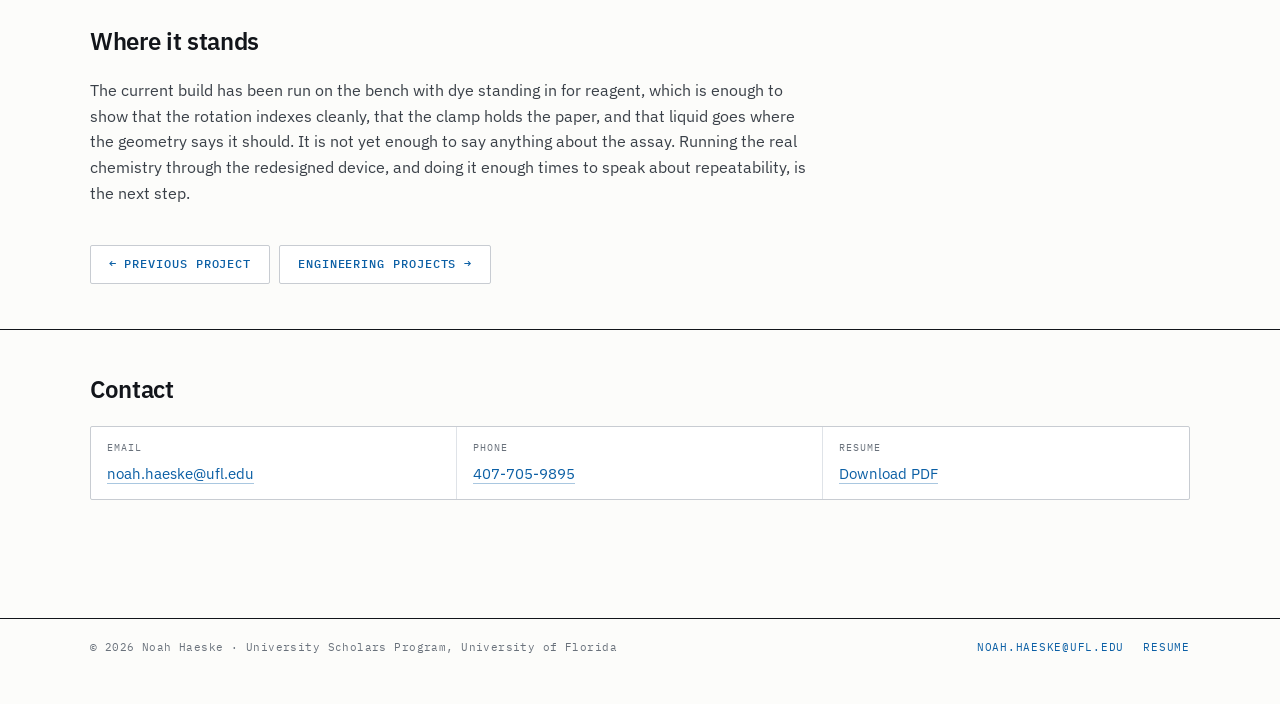
<file: research-vlead.html>
<!DOCTYPE html>
<html lang="en">
<head>
<meta charset="utf-8">
<meta name="viewport" content="width=device-width, initial-scale=1">
<title>A Rotational Redesign of a Valve-Based RNA Amplification Device &middot; Noah Haeske</title>
<meta name="description" content="Rebuilding VLEAD, a paper-based lysis, RNA enrichment, and amplification device, so that it runs on a single twist instead of a hand-aligned slide. Interdisciplinary Microsystems Group, University of Florida.">
<link rel="preconnect" href="https://fonts.googleapis.com">
<link rel="preconnect" href="https://fonts.gstatic.com" crossorigin>
<link href="https://fonts.googleapis.com/css2?family=Archivo:wght@400;500;600;700;800&family=IBM+Plex+Sans:wght@400;500;600&family=IBM+Plex+Mono:wght@400;500&family=Spectral:ital,wght@0,400;0,500;0,600;1,400&display=swap" rel="stylesheet">
<link rel="stylesheet" href="assets/css/style.css">
</head>
<body>
<a class="skip" href="#main">Skip to content</a>

<header class="site-head">
  <div class="site-head__inner">
    <a class="brand" href="index.html">Noah Haeske <span>Mechanical Engineering</span></a>
    <button class="nav-toggle" type="button" aria-controls="primary-nav" aria-expanded="false">Menu</button>
    <nav class="nav" id="primary-nav" aria-label="Primary">
      <a href="index.html">About</a>
      <a href="research.html" aria-current="page">Research</a>
      <a href="projects.html">Projects</a>
    </nav>
  </div>
</header>

<main id="main">

  <section class="page-head">
    <div class="wrap">
      <p class="label"><a href="research.html" style="color:inherit;text-decoration:none;">&larr; Research</a> &nbsp;/&nbsp; Project 03</p>
      <h1>A Rotational Redesign of a Valve-Based RNA Amplification Device</h1>
      <p class="lede">VLEAD runs lysis, paper-based RNA enrichment, and amplification inside one device. The published version works, but it works in a lab: milled polycarbonate, adhesive tape, and a slide that has to be lined up by a trained hand. This redesign turns the whole sequence into a twist.</p>
    </div>
  </section>

  <!-- ============ LEAD MEDIA ============ -->
  <div class="wrap">
    <figure class="fig reveal" style="margin-top:0;">
      <video controls autoplay muted loop playsinline preload="metadata" poster="assets/img/vlead_rotation_poster.jpg">
        <source src="assets/video/vlead_rotation.mp4" type="video/mp4">
        Your browser does not support embedded video. <a href="assets/video/vlead_rotation.mp4">Download the clip</a>.
      </video>
      <figcaption><b>Fig. 1</b> Bench test of the current build, dye standing in for reagent. Turning the top advances from one reagent to the next, so the operator doesn't need to know the sequence, they just twist.</figcaption>
    </figure>
  </div>

  <!-- ============ PROJECT SPEC SHEET ============ -->
  <div class="wrap">
    <div class="specsheet reveal">
      <section class="specsheet__row">
        <p class="specsheet__label">Affiliation</p>
        <dl class="spec specsheet__items">
          <div><dt>Principal Investigator</dt><dd>Prof. Z. Hugh Fan</dd></div>
          <div><dt>Institution</dt><dd>University of Florida</dd></div>
          <div><dt>Department</dt><dd>Mechanical &amp; Aerospace Engineering</dd></div>
          <div><dt>Group</dt><dd>Interdisciplinary Microsystems Group</dd></div>
          <div><dt>Status</dt><dd>Ongoing</dd></div>
        </dl>
      </section>
    </div>
  </div>

  <!-- ============ FOCUS ============ -->
  <section class="section" style="margin-top: clamp(2.5rem, 5vw, 3.5rem);">
    <div class="wrap">
      <div class="split split--even reveal">
        <div class="prose">
          <h3>What VLEAD does</h3>
          <p>VLEAD is a valve-enabled device that carries a sample through chemical lysis, paper-based RNA enrichment, and nucleic acid amplification without the operator pipetting between steps. The reagents are held in separate wells and the paper is moved between them, so the order of operations is built into the mechanism rather than into a protocol someone has to follow correctly.</p>
          <p>The version published by the Fan lab establishes that the chemistry works in this format. What it does not do is survive contact with a non-specialist. It is assembled from milled polycarbonate and adhesive tape, and the paper is advanced by sliding one layer across another, which means the person running it has to both align the layers and judge when a step is complete.</p>
          <p>Underneath the packaging it is a low-cost platform for sequential reagent release using microfluidic ball valves. The goal is to run chemical lysis, RNA enrichment, and nucleic acid amplification as an ordered sequence inside a single device, enabling multiplexed detection of HIV, dengue, and Zika without an operator pipetting between steps. It is the same instinct as my <a href="research-cassette.html">work in London</a>: replace a procedure that currently requires a trained hand with something the device does by itself.</p>
        </div>
        <div class="prose">
          <h3>What I changed</h3>
          <p>I rebuilt the device around rotation. The paper is clamped in a screw fitting and reagents are released sequentially due to the geometry. The milled polycarbonate and the tape are both gone, replaced by printed parts that assemble without adhesive.</p>
          <p>The point of the redesign is real world deployment. A device that needs a trained hand is a lab instrument no matter how good its chemistry is, so most of the design effort has gone into removing the places where an operator can get it wrong rather than into the assay itself.</p>
        </div>
      </div>
    </div>
  </section>

  <!-- ============ BUILD ============ -->
  <section class="section">
    <div class="wrap">
      <div class="section__head">
        <h2>The design change</h2>
      </div>

      <figure class="fig reveal">
        <img src="assets/img/ctc_ballvalve.jpg" alt="Diagram of the sequential reagent release platform: buffer wells with ball valves above a mixing unit and paper detection unit, plus the portable heater and microscope stand">
        <figcaption><b>Fig. 2</b> &nbsp;The sequential reagent release platform. <b>a</b> Four buffer wells, each sealed by a bearing ball, sit above a mixing unit and a layered paper detection unit. <b>b</b> A pin displaces the ball and opens a gap, releasing one reagent at a time in a fixed order. <b>c</b> The portable reader: heater, integrated circuit, batteries, and a microscope on a 3D-printed stand, sized to run the assay away from a lab bench.</figcaption>
      </figure>

      <div class="split reveal">
        <div class="prose">
          <p>The reagent wells sit in a single printed disc. Each well is a hemispherical pocket with a through-hole at its base, and an alignment pin sets the disc's orientation relative to the rest of the stack, so the sequence of reagents is fixed at assembly.</p>
          <p>Below it, a threaded cap carries the paper. Tightening the cap clamps the paper against its seat, and turning the assembly is what dispenses the next reagent. Everything that used to be a tape joint or a hand-aligned sliding face is now either a thread or a printed feature.</p>
        </div>

        <figure class="fig">
          <img src="assets/img/vlead_wells.png" alt="CAD render of the reagent disc, four hemispherical wells with through-holes and an alignment pin">
          <figcaption><b>Fig. 3</b> &nbsp;Reagent disc. Four hemispherical wells, each with a through-hole at the base, and an alignment pin at the rim.</figcaption>
        </figure>
      </div>

      <div class="fig-pair reveal">
        <figure class="fig">
          <img src="assets/img/vlead_section.png" alt="Sectioned CAD view of the paper holder showing the internal slot above the threaded stem">
          <figcaption><b>Fig. 4</b> &nbsp;Section through the paper holder. The cut shows the internal slot the paper seats into and the port through the threaded stem beneath it.</figcaption>
        </figure>
        <figure class="fig">
          <img src="assets/img/vlead_cap.png" alt="CAD render of the rotating cap with its threaded boss and alignment pin">
          <figcaption><b>Fig. 5</b> &nbsp;Rotating cap. The threaded boss engages the body below, and the pin registers against the disc so rotation indexes rather than free-spins.</figcaption>
        </figure>
      </div>

      <figure class="fig reveal">
        <img src="assets/img/vlead_body.png" alt="CAD render of the threaded housing with an outlet port at the base">
        <figcaption><b>Fig. 6</b> &nbsp;Housing. Internal threads take the cap, and the port at the base is the outlet the sample passes through.</figcaption>
      </figure>

    </div>
  </section>

  <!-- ============ STATUS ============ -->
  <section class="section">
    <div class="wrap">
      <div class="section__head">
        <h2>Where it stands</h2>
      </div>
      <div class="prose narrow reveal">
        <p>The current build has been run on the bench with dye standing in for reagent, which is enough to show that the rotation indexes cleanly, that the clamp holds the paper, and that liquid goes where the geometry says it should. It is not yet enough to say anything about the assay. Running the real chemistry through the redesigned device, and doing it enough times to speak about repeatability, is the next step.</p>
        <p></p>
      </div>

      <div class="btn-row reveal" style="margin-top:2.4rem;">
        <a class="btn btn--ghost" href="research-ctc.html">&larr; Previous project</a>
        <a class="btn btn--ghost" href="projects.html">Engineering projects &rarr;</a>
      </div>
    </div>
  </section>

  <section class="section" id="contact">
    <div class="wrap">
      <div class="section__head">
        <h2>Contact</h2>
      </div>
      <dl class="contact-grid reveal">
        <div><dt>Email</dt><dd><a href="mailto:noah.haeske@ufl.edu">noah.haeske@ufl.edu</a></dd></div>
        <div><dt>Phone</dt><dd><a href="tel:+14077059895">407-705-9895</a></dd></div>
        <div><dt>Resume</dt><dd><a href="assets/docs/Noah_Haeske_Resume.pdf" download>Download PDF</a></dd></div>
      </dl>
    </div>
  </section>

</main>

<footer class="site-foot">
  <div class="wrap site-foot__inner">
    <p class="fine">&copy; 2026 Noah Haeske &middot; University Scholars Program, University of Florida</p>
    <nav class="foot-links" aria-label="Footer">
      <a href="mailto:noah.haeske@ufl.edu">noah.haeske@ufl.edu</a>
      <a href="assets/docs/Noah_Haeske_Resume.pdf" download>Resume</a>
    </nav>
  </div>
</footer>

<script src="assets/js/main.js"></script>
<script data-goatcounter="https://noahhaeske.goatcounter.com/count" async src="//gc.zgo.at/count.js"></script>
</body>
</html>
</file>
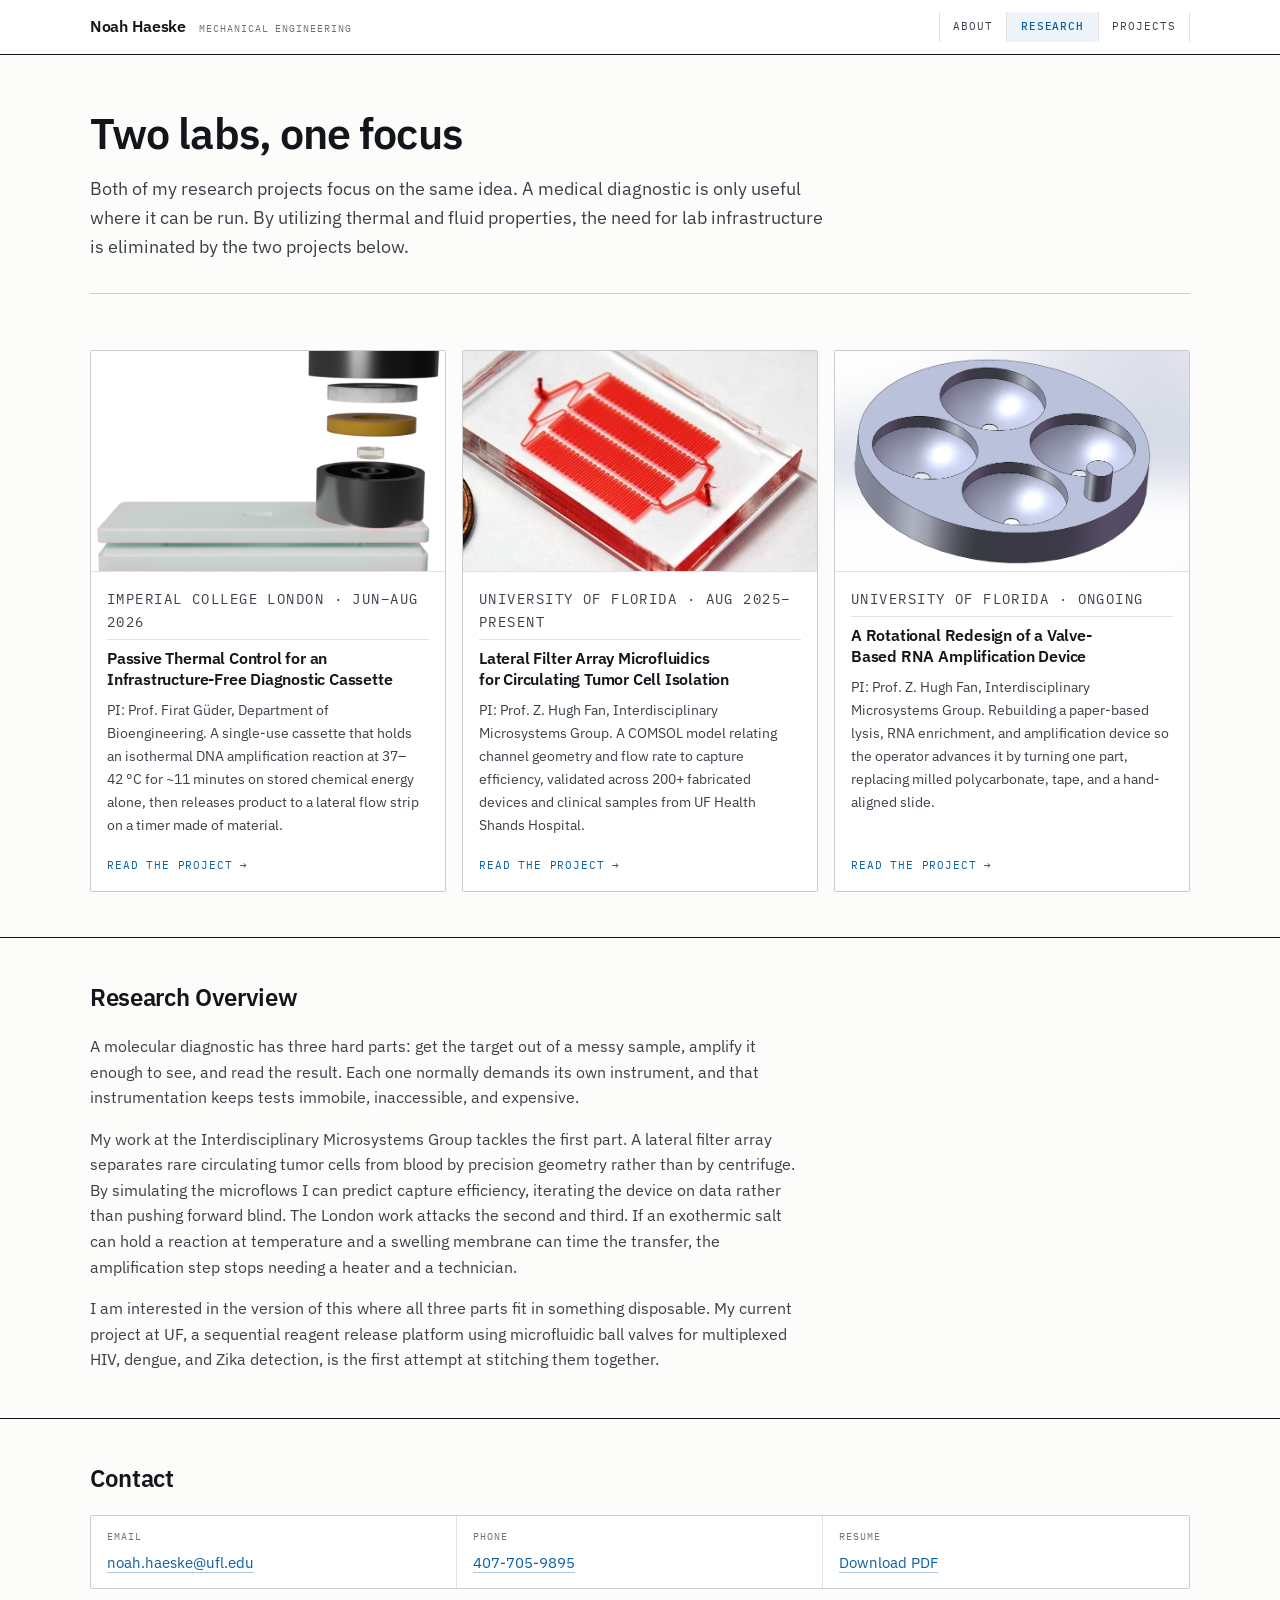
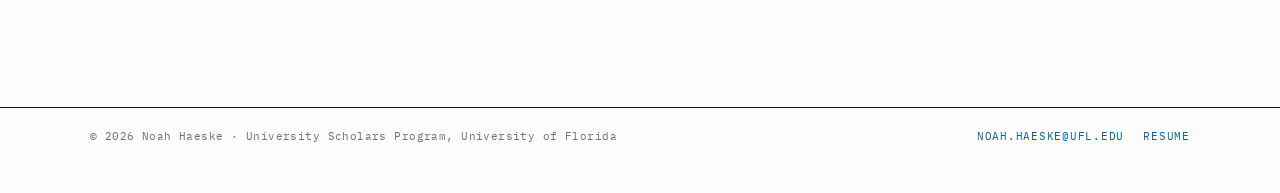
<file: research.html>
<!DOCTYPE html>
<html lang="en">
<head>
<meta charset="utf-8">
<meta name="viewport" content="width=device-width, initial-scale=1">
<title>Research &middot; Noah Haeske</title>
<meta name="description" content="Research experiences: passive point-of-care diagnostics at Imperial College London and microfluidic circulating tumor cell isolation at the University of Florida.">
<link rel="preconnect" href="https://fonts.googleapis.com">
<link rel="preconnect" href="https://fonts.gstatic.com" crossorigin>
<link href="https://fonts.googleapis.com/css2?family=Archivo:wght@400;500;600;700;800&family=IBM+Plex+Sans:wght@400;500;600&family=IBM+Plex+Mono:wght@400;500&family=Spectral:ital,wght@0,400;0,500;0,600;1,400&display=swap" rel="stylesheet">
<link rel="stylesheet" href="assets/css/style.css">
</head>
<body>
<a class="skip" href="#main">Skip to content</a>

<header class="site-head">
  <div class="site-head__inner">
    <a class="brand" href="index.html">Noah Haeske <span>Mechanical Engineering</span></a>
    <button class="nav-toggle" type="button" aria-controls="primary-nav" aria-expanded="false">Menu</button>
    <nav class="nav" id="primary-nav" aria-label="Primary">
      <a href="index.html">About</a>
      <a href="research.html" aria-current="page">Research</a>
      <a href="projects.html">Projects</a>
    </nav>
  </div>
</header>

<main id="main">

  <section class="page-head">
    <div class="wrap">
      <h1>Two labs, one focus</h1>
      <p class="lede">Both of my research projects focus on the same idea. A medical diagnostic is only useful where it can be run. By utilizing thermal and fluid properties, the need for lab infrastructure is eliminated by the two projects below.</p>
    </div>
  </section>

  <div class="wrap">
    <hr class="rule">
  </div>

  <section class="section section--flush" style="padding-top: clamp(2.5rem, 5vw, 3.5rem);">
    <div class="wrap">
      <div class="cards reveal">

        <a class="card" href="research-cassette.html">
          <div class="card__media"><img src="assets/img/cad_exploded.png" alt="Exploded CAD view of the diagnostic cassette assembly"></div>
          <div class="card__body">
            <p class="card__meta">Imperial College London &middot; Jun&ndash;Aug 2026</p>
            <h3>Passive Thermal Control for an Infrastructure-Free Diagnostic Cassette</h3>
            <p>PI: Prof. Firat G&uuml;der, Department of Bioengineering. A single-use cassette that holds an isothermal DNA amplification reaction at 37&ndash;42&nbsp;&deg;C for ~11 minutes on stored chemical energy alone, then releases product to a lateral flow strip on a timer made of material.</p>
            <span class="card__more">Read the project &rarr;</span>
          </div>
        </a>

        <a class="card" href="research-ctc.html">
          <div class="card__media"><img src="assets/img/ctc_device.jpg" alt="Lateral filter array microfluidic device filled with red dye, next to a penny for scale"></div>
          <div class="card__body">
            <p class="card__meta">University of Florida &middot; Aug 2025&ndash;present</p>
            <h3>Lateral Filter Array Microfluidics for Circulating Tumor Cell Isolation</h3>
            <p>PI: Prof. Z. Hugh Fan, Interdisciplinary Microsystems Group. A COMSOL model relating channel geometry and flow rate to capture efficiency, validated across 200+ fabricated devices and clinical samples from UF Health Shands Hospital.</p>
            <span class="card__more">Read the project &rarr;</span>
          </div>
        </a>

        <a class="card" href="research-vlead.html">
          <div class="card__media"><img src="assets/img/vlead_wells.png" alt="CAD render of the VLEAD reagent disc with four hemispherical wells"></div>
          <div class="card__body">
            <p class="card__meta">University of Florida &middot; Ongoing</p>
            <h3>A Rotational Redesign of a Valve-Based RNA Amplification Device</h3>
            <p>PI: Prof. Z. Hugh Fan, Interdisciplinary Microsystems Group. Rebuilding a paper-based lysis, RNA enrichment, and amplification device so the operator advances it by turning one part, replacing milled polycarbonate, tape, and a hand-aligned slide.</p>
            <span class="card__more">Read the project &rarr;</span>
          </div>
        </a>

      </div>
    </div>
  </section>

  <section class="section">
    <div class="wrap">
      <div class="section__head">
        <h2>Research Overview</h2>
      </div>
      <div class="prose narrow reveal">
        <p>A molecular diagnostic has three hard parts: get the target out of a messy sample, amplify it enough to see, and read the result. Each one normally demands its own instrument, and that instrumentation keeps tests immobile, inaccessible, and expensive.</p>
        <p>My work at the Interdisciplinary Microsystems Group tackles the first part. A lateral filter array separates rare circulating tumor cells from blood by precision geometry rather than by centrifuge. By simulating the microflows I can predict capture efficiency, iterating the device on data rather than pushing forward blind. The London work attacks the second and third. If an exothermic salt can hold a reaction at temperature and a swelling membrane can time the transfer, the amplification step stops needing a heater and a technician.</p>
        <p>I am interested in the version of this where all three parts fit in something disposable. My current project at UF, a sequential reagent release platform using microfluidic ball valves for multiplexed HIV, dengue, and Zika detection, is the first attempt at stitching them together.</p>
      </div>
    </div>
  </section>

  <section class="section" id="contact">
    <div class="wrap">
      <div class="section__head">
        <h2>Contact</h2>
      </div>
      <dl class="contact-grid reveal">
        <div><dt>Email</dt><dd><a href="mailto:noah.haeske@ufl.edu">noah.haeske@ufl.edu</a></dd></div>
        <div><dt>Phone</dt><dd><a href="tel:+14077059895">407-705-9895</a></dd></div>
        <div><dt>Resume</dt><dd><a href="assets/docs/Noah_Haeske_Resume.pdf" download>Download PDF</a></dd></div>
      </dl>
    </div>
  </section>

</main>

<footer class="site-foot">
  <div class="wrap site-foot__inner">
    <p class="fine">&copy; 2026 Noah Haeske &middot; University Scholars Program, University of Florida</p>
    <nav class="foot-links" aria-label="Footer">
      <a href="mailto:noah.haeske@ufl.edu">noah.haeske@ufl.edu</a>
      <a href="assets/docs/Noah_Haeske_Resume.pdf" download>Resume</a>
    </nav>
  </div>
</footer>

<script src="assets/js/main.js"></script>
<script data-goatcounter="https://noahhaeske.goatcounter.com/count" async src="//gc.zgo.at/count.js"></script>
</body>
</html>
</file>
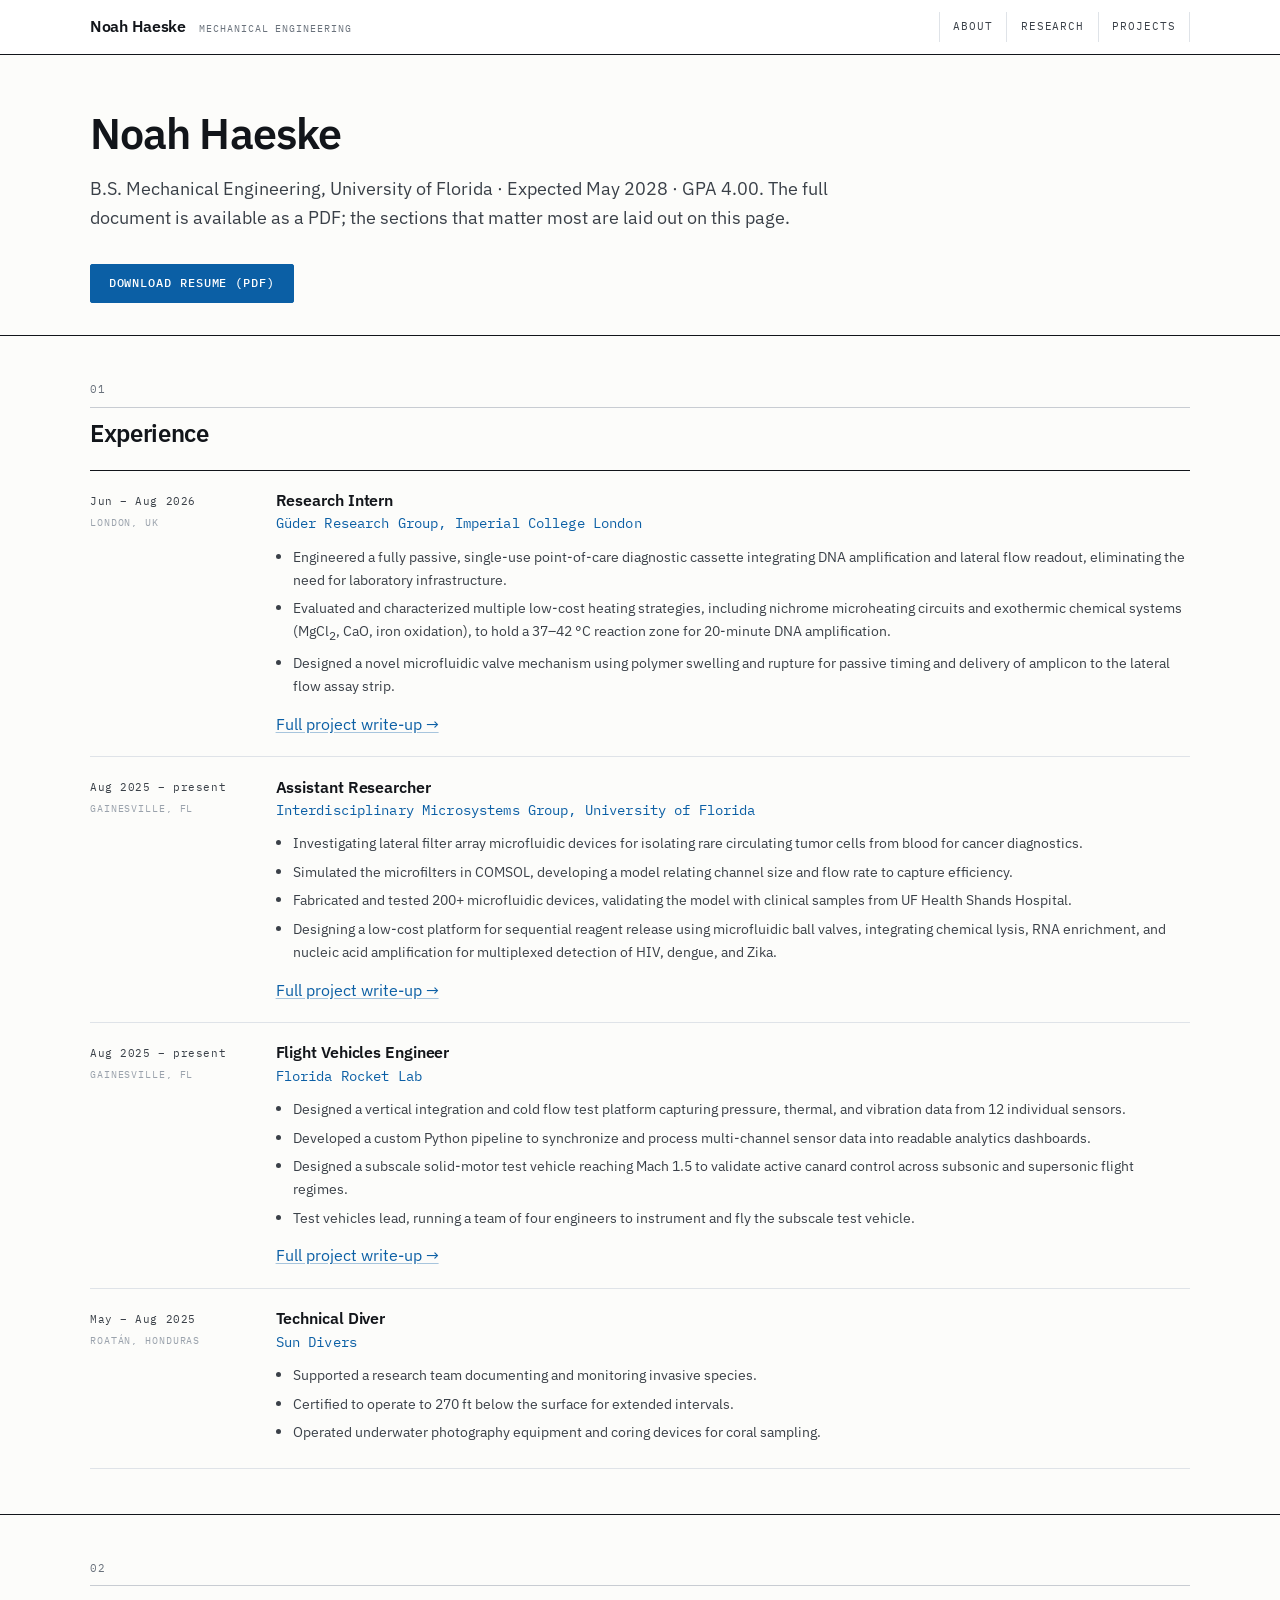
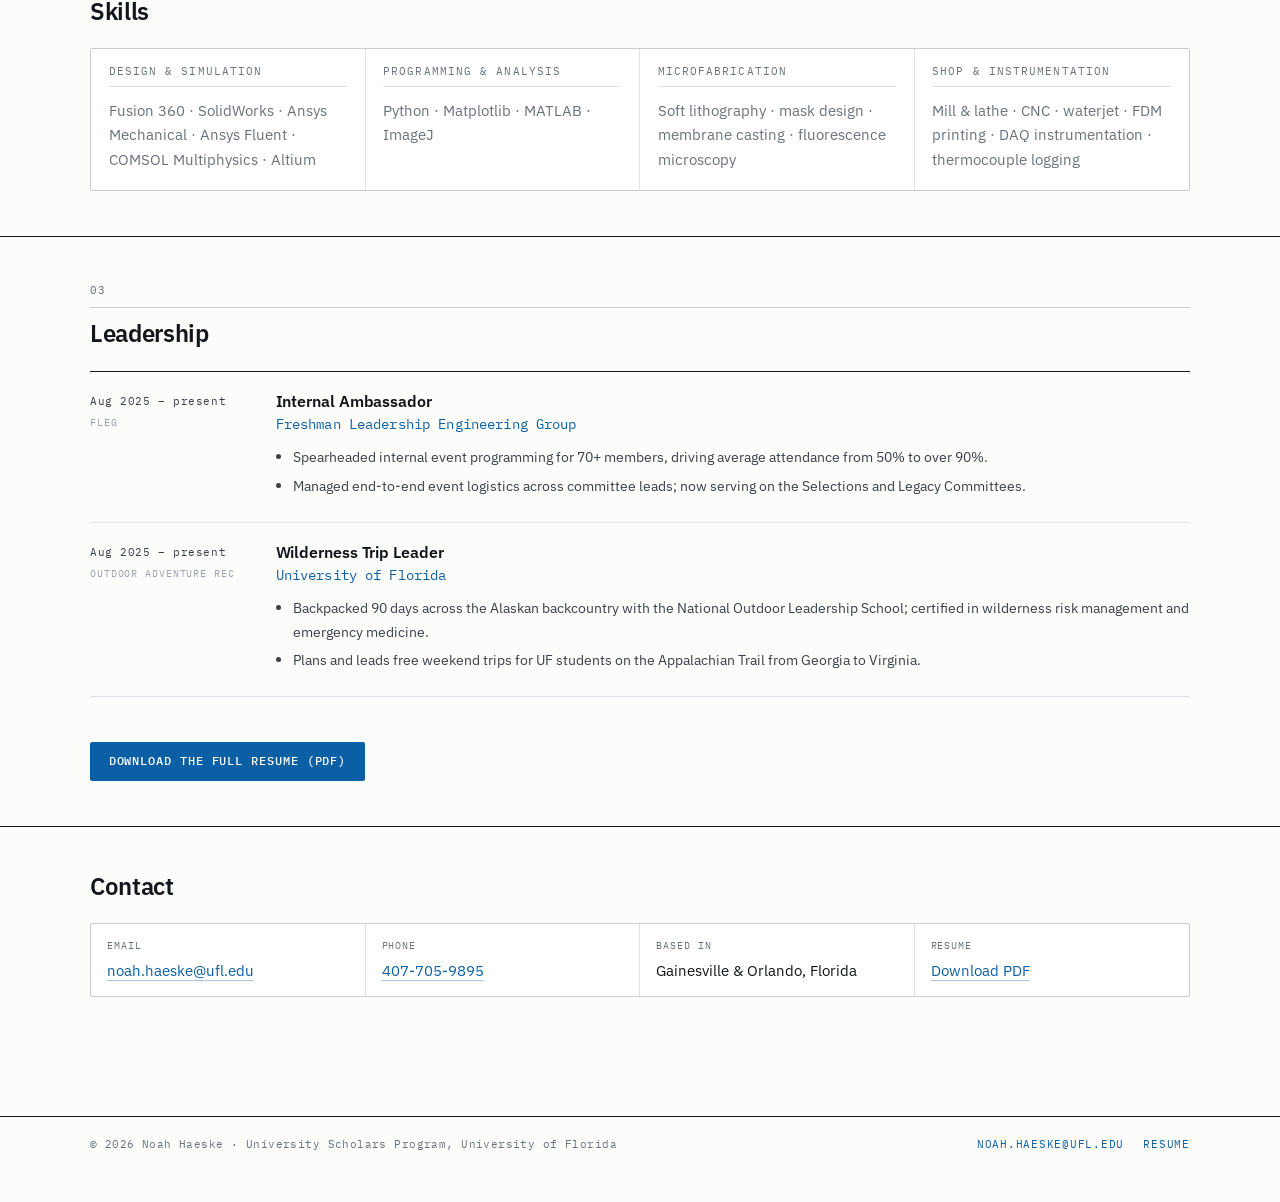
<file: resume.html>
<!DOCTYPE html>
<html lang="en">
<head>
<meta charset="utf-8">
<meta name="viewport" content="width=device-width, initial-scale=1">
<title>Resume &middot; Noah Haeske</title>
<meta name="description" content="Resume for Noah Haeske: research experience, engineering experience, technical skills, and leadership. Downloadable PDF.">
<link rel="preconnect" href="https://fonts.googleapis.com">
<link rel="preconnect" href="https://fonts.gstatic.com" crossorigin>
<link href="https://fonts.googleapis.com/css2?family=Archivo:wght@400;500;600;700;800&family=IBM+Plex+Sans:wght@400;500;600&family=IBM+Plex+Mono:wght@400;500&family=Spectral:ital,wght@0,400;0,500;0,600;1,400&display=swap" rel="stylesheet">
<link rel="stylesheet" href="assets/css/style.css">
</head>
<body>
<a class="skip" href="#main">Skip to content</a>

<header class="site-head">
  <div class="site-head__inner">
    <a class="brand" href="index.html">Noah Haeske <span>Mechanical Engineering</span></a>
    <button class="nav-toggle" type="button" aria-controls="primary-nav" aria-expanded="false">Menu</button>
    <nav class="nav" id="primary-nav" aria-label="Primary">
      <a href="index.html">About</a>
      <a href="research.html">Research</a>
      <a href="projects.html">Projects</a>
    </nav>
  </div>
</header>

<main id="main">

  <section class="page-head">
    <div class="wrap">
      <h1>Noah Haeske</h1>
      <p class="lede">B.S. Mechanical Engineering, University of Florida &middot; Expected May 2028 &middot; GPA 4.00. The full document is available as a PDF; the sections that matter most are laid out on this page.</p>
      <div class="btn-row" style="margin-top:2rem;">
        <a class="btn" href="assets/docs/Noah_Haeske_Resume.pdf" download>Download resume (PDF)</a>
      </div>
    </div>
  </section>

  <!-- ============ FEATURED 1: RESEARCH & ENGINEERING EXPERIENCE ============ -->
  <section class="section">
    <div class="wrap">
      <div class="section__head">
        <p class="label">01</p>
        <h2>Experience</h2>
      </div>

      <div class="timeline reveal">

        <div class="tl-item">
          <div class="tl-when">Jun &ndash; Aug 2026<span>London, UK</span></div>
          <div class="tl-body">
            <h3>Research Intern</h3>
            <p class="tl-org">G&uuml;der Research Group, Imperial College London</p>
            <ul>
              <li>Engineered a fully passive, single-use point-of-care diagnostic cassette integrating DNA amplification and lateral flow readout, eliminating the need for laboratory infrastructure.</li>
              <li>Evaluated and characterized multiple low-cost heating strategies, including nichrome microheating circuits and exothermic chemical systems (MgCl<sub>2</sub>, CaO, iron oxidation), to hold a 37&ndash;42&nbsp;&deg;C reaction zone for 20-minute DNA amplification.</li>
              <li>Designed a novel microfluidic valve mechanism using polymer swelling and rupture for passive timing and delivery of amplicon to the lateral flow assay strip.</li>
            </ul>
            <p style="margin-top:.9rem;"><a href="research-cassette.html">Full project write-up &rarr;</a></p>
          </div>
        </div>

        <div class="tl-item">
          <div class="tl-when">Aug 2025 &ndash; present<span>Gainesville, FL</span></div>
          <div class="tl-body">
            <h3>Assistant Researcher</h3>
            <p class="tl-org">Interdisciplinary Microsystems Group, University of Florida</p>
            <ul>
              <li>Investigating lateral filter array microfluidic devices for isolating rare circulating tumor cells from blood for cancer diagnostics.</li>
              <li>Simulated the microfilters in COMSOL, developing a model relating channel size and flow rate to capture efficiency.</li>
              <li>Fabricated and tested 200+ microfluidic devices, validating the model with clinical samples from UF Health Shands Hospital.</li>
              <li>Designing a low-cost platform for sequential reagent release using microfluidic ball valves, integrating chemical lysis, RNA enrichment, and nucleic acid amplification for multiplexed detection of HIV, dengue, and Zika.</li>
            </ul>
            <p style="margin-top:.9rem;"><a href="research-ctc.html">Full project write-up &rarr;</a></p>
          </div>
        </div>

        <div class="tl-item">
          <div class="tl-when">Aug 2025 &ndash; present<span>Gainesville, FL</span></div>
          <div class="tl-body">
            <h3>Flight Vehicles Engineer</h3>
            <p class="tl-org">Florida Rocket Lab</p>
            <ul>
              <li>Designed a vertical integration and cold flow test platform capturing pressure, thermal, and vibration data from 12 individual sensors.</li>
              <li>Developed a custom Python pipeline to synchronize and process multi-channel sensor data into readable analytics dashboards.</li>
              <li>Designed a subscale solid-motor test vehicle reaching Mach&nbsp;1.5 to validate active canard control across subsonic and supersonic flight regimes.</li>
              <li>Test vehicles lead, running a team of four engineers to instrument and fly the subscale test vehicle.</li>
            </ul>
            <p style="margin-top:.9rem;"><a href="projects.html">Full project write-up &rarr;</a></p>
          </div>
        </div>

        <div class="tl-item">
          <div class="tl-when">May &ndash; Aug 2025<span>Roat&aacute;n, Honduras</span></div>
          <div class="tl-body">
            <h3>Technical Diver</h3>
            <p class="tl-org">Sun Divers</p>
            <ul>
              <li>Supported a research team documenting and monitoring invasive species.</li>
              <li>Certified to operate to 270&nbsp;ft below the surface for extended intervals.</li>
              <li>Operated underwater photography equipment and coring devices for coral sampling.</li>
            </ul>
          </div>
        </div>

      </div>
    </div>
  </section>

  <!-- ============ FEATURED 2: SKILLS ============ -->
  <section class="section">
    <div class="wrap">
      <div class="section__head">
        <p class="label">02</p>
        <h2>Skills</h2>
      </div>
      <div class="courses reveal">
        <div class="course-group">
          <h3>Design &amp; simulation</h3>
          <p class="muted" style="font-size:.95rem;">Fusion 360 &middot; SolidWorks &middot; Ansys Mechanical &middot; Ansys Fluent &middot; COMSOL Multiphysics &middot; Altium</p>
        </div>
        <div class="course-group">
          <h3>Programming &amp; analysis</h3>
          <p class="muted" style="font-size:.95rem;">Python &middot; Matplotlib &middot; MATLAB &middot; ImageJ</p>
        </div>
        <div class="course-group">
          <h3>Microfabrication</h3>
          <p class="muted" style="font-size:.95rem;">Soft lithography &middot; mask design &middot; membrane casting &middot; fluorescence microscopy</p>
        </div>
        <div class="course-group">
          <h3>Shop &amp; instrumentation</h3>
          <p class="muted" style="font-size:.95rem;">Mill &amp; lathe &middot; CNC &middot; waterjet &middot; FDM printing &middot; DAQ instrumentation &middot; thermocouple logging</p>
        </div>
      </div>
    </div>
  </section>

  <!-- ============ FEATURED 3: LEADERSHIP ============ -->
  <section class="section">
    <div class="wrap">
      <div class="section__head">
        <p class="label">03</p>
        <h2>Leadership</h2>
      </div>
      <div class="timeline reveal">
        <div class="tl-item">
          <div class="tl-when">Aug 2025 &ndash; present<span>FLEG</span></div>
          <div class="tl-body">
            <h3>Internal Ambassador</h3>
            <p class="tl-org">Freshman Leadership Engineering Group</p>
            <ul>
              <li>Spearheaded internal event programming for 70+ members, driving average attendance from 50% to over 90%.</li>
              <li>Managed end-to-end event logistics across committee leads; now serving on the Selections and Legacy Committees.</li>
            </ul>
          </div>
        </div>
        <div class="tl-item">
          <div class="tl-when">Aug 2025 &ndash; present<span>Outdoor Adventure Rec</span></div>
          <div class="tl-body">
            <h3>Wilderness Trip Leader</h3>
            <p class="tl-org">University of Florida</p>
            <ul>
              <li>Backpacked 90 days across the Alaskan backcountry with the National Outdoor Leadership School; certified in wilderness risk management and emergency medicine.</li>
              <li>Plans and leads free weekend trips for UF students on the Appalachian Trail from Georgia to Virginia.</li>
            </ul>
          </div>
        </div>
      </div>

      <div class="btn-row reveal" style="margin-top:2.8rem;">
        <a class="btn" href="assets/docs/Noah_Haeske_Resume.pdf" download>Download the full resume (PDF)</a>
      </div>
    </div>
  </section>

  <section class="section" id="contact">
    <div class="wrap">
      <div class="section__head">
        <h2>Contact</h2>
      </div>
      <dl class="contact-grid reveal">
        <div><dt>Email</dt><dd><a href="mailto:noah.haeske@ufl.edu">noah.haeske@ufl.edu</a></dd></div>
        <div><dt>Phone</dt><dd><a href="tel:+14077059895">407-705-9895</a></dd></div>
        <div><dt>Based in</dt><dd>Gainesville &amp; Orlando, Florida</dd></div>
        <div><dt>Resume</dt><dd><a href="assets/docs/Noah_Haeske_Resume.pdf" download>Download PDF</a></dd></div>
      </dl>
    </div>
  </section>

</main>

<footer class="site-foot">
  <div class="wrap site-foot__inner">
    <p class="fine">&copy; 2026 Noah Haeske &middot; University Scholars Program, University of Florida</p>
    <nav class="foot-links" aria-label="Footer">
      <a href="mailto:noah.haeske@ufl.edu">noah.haeske@ufl.edu</a>
      <a href="assets/docs/Noah_Haeske_Resume.pdf" download>Resume</a>
    </nav>
  </div>
</footer>

<script src="assets/js/main.js"></script>
<script data-goatcounter="https://noahhaeske.goatcounter.com/count" async src="//gc.zgo.at/count.js"></script>
</body>
</html>
</file>
<file: assets/css/style.css>
/* ============================================================
   Noah Haeske — Engineering Portfolio
   THEME SWITCH — this file picks which look the site wears.

   Uncomment exactly ONE line below, comment the other two,
   then reload. Nothing else in the site needs to change.

     theme-datasheet.css  paper stock, drafting blue, hairline
                          grids, tabular data, everything ruled
     theme-swiss.css      white / black / international orange,
                          oversized headings, hard rules, no boxes
     theme-original.css   warm off-white, crimson, Spectral serif
                          headings, soft cards — the first look

   All three are complete stylesheets. Edit whichever one is
   active; the others stay untouched until you switch.
   ============================================================ */

@import url("theme-datasheet.css");
/*@import url("theme-swiss.css");*/
/*@import url("theme-original.css");/*
</file>
<file: assets/css/home-media.css>
/* ============================================================
   Noah Haeske — media-forward home page
   Loaded only by index.html, on top of the active theme.
   Deleting this file and the <link> to it returns index.html
   to plain theme styling. index-classic.html never loads it.
   ============================================================ */

:root {
  --dark:      #0b0e12;
  --dark-2:    #141921;
  --dark-line: rgba(255,255,255,.15);
  --dark-ink:  #e8ecf1;
  --dark-mute: #97a1ad;
  --accent-lt: #4da3e8;
}

/* full-bleed escape from .wrap */
.bleed {
  width: 100vw;
  margin-inline: calc(50% - 50vw);
}

/* ---------- title bar above the media wall ---------- */
.titlebar { padding: clamp(1.4rem, 3vw, 2.2rem) 0 clamp(1.1rem, 2.4vw, 1.6rem); }
.titlebar__inner {
  display: grid; grid-template-columns: minmax(0, 1fr) auto;
  gap: clamp(1rem, 3vw, 2.5rem); align-items: end;
}
.titlebar h1 { margin: .1rem 0 .55rem; max-width: 18ch; }
.titlebar__line {
  color: var(--ink-2); font-size: clamp(.98rem, 1.4vw, 1.08rem);
  line-height: 1.5; max-width: 56ch; margin: 0;
}
.titlebar .btn-row { margin-top: 0; }
.titlebar__side { display: flex; flex-direction: column; align-items: flex-end; gap: 1rem; }
.titlebar__side .hero__meta { margin-top: 0; width: fit-content; }
@media (max-width: 760px) {
  .titlebar__inner { grid-template-columns: 1fr; align-items: start; }
  .titlebar__side { align-items: flex-start; gap: .9rem; }
  .titlebar .btn-row { margin-top: .2rem; }
}

/* ---------- the media wall ---------- */
.wall { background: var(--dark); border-block: 1px solid var(--rule-2); }
.wall__grid {
  display: grid;
  grid-template-columns: minmax(0, 1.6fr) minmax(0, 1fr) minmax(0, 1fr);
  grid-template-rows: repeat(2, minmax(0, 1fr));
  gap: 1px; background: var(--dark-line);
  height: clamp(380px, 62vh, 660px);
}
.tile:nth-child(1) { grid-column: 1; grid-row: 1 / span 2; }
.tile:nth-child(2) { grid-column: 2; grid-row: 1 / span 2; }
.tile:nth-child(3) { grid-column: 3; grid-row: 1; }
.tile:nth-child(4) { grid-column: 3; grid-row: 2; }

.tile {
  position: relative; overflow: hidden; background: var(--dark-2);
  text-decoration: none; color: var(--dark-ink); display: block; min-height: 0;
}
.tile img, .tile video {
  width: 100%; height: 100%; object-fit: cover; display: block;
  transition: transform .5s cubic-bezier(.2,.6,.2,1), filter .25s ease;
  filter: saturate(.96) contrast(1.02);
}
.tile::after {
  content: ""; position: absolute; inset: 0; pointer-events: none;
  background: linear-gradient(to top, rgba(6,9,13,.88) 0%, rgba(6,9,13,.42) 26%, rgba(6,9,13,0) 52%);
}
.tile:hover img, .tile:hover video,
.tile:focus-visible img, .tile:focus-visible video { transform: scale(1.035); filter: none; }

/* figure number, top-left, like a plate callout */
.tile__fig {
  position: absolute; top: 0; left: 0; z-index: 2;
  font-family: var(--mono); font-size: .6rem; letter-spacing: .13em; text-transform: uppercase;
  color: var(--dark-ink); background: rgba(6,9,13,.6);
  backdrop-filter: blur(3px); -webkit-backdrop-filter: blur(3px);
  padding: .34rem .6rem; border-right: 1px solid var(--dark-line); border-bottom: 1px solid var(--dark-line);
}
.tile__fig b { color: var(--accent-lt); font-weight: 500; }
.tile__fig i { font-style: normal; margin-left: .5rem; }
/* the descriptive half of the callout is the first thing to go when the
   tile gets narrow; the figure number stays */
@media (max-width: 900px) { .tile__fig i { display: none; } }

/* caption plate, bottom-left, always legible */
.tile__cap {
  position: absolute; left: 0; right: 0; bottom: 0; z-index: 2; padding: .9rem 1rem 1rem;
  /* the scrim carries most of it; this keeps the small type readable where a
     tile goes bright under the caption, like vapour or a lit bench */
  text-shadow: 0 1px 3px rgba(0,0,0,.7);
}
.tile__org {
  display: block; font-family: var(--mono); font-size: .6rem; letter-spacing: .12em;
  text-transform: uppercase; color: #c3ccd6; margin-bottom: .3rem;
}
.tile__name {
  display: block; font-size: .98rem; font-weight: 600; line-height: 1.25;
  letter-spacing: -0.01em; color: #fff; text-wrap: balance;
}
.tile__go {
  display: block; font-family: var(--mono); font-size: .62rem; letter-spacing: .1em;
  text-transform: uppercase; color: var(--accent-lt);
  margin-top: .45rem; opacity: 0; transform: translateY(4px);
  transition: opacity .2s ease, transform .2s ease;
}
.tile:hover .tile__go, .tile:focus-visible .tile__go { opacity: 1; transform: none; }
.tile--small .tile__name { font-size: .86rem; }
.tile--small .tile__cap { padding: .7rem .8rem .8rem; }
/* small tiles crop tighter, so the caption needs a heavier scrim */
.tile--small::after {
  background: linear-gradient(to top, rgba(6,9,13,.92) 0%, rgba(6,9,13,.55) 34%, rgba(6,9,13,0) 64%);
}
/* a wide plate cropped into a tall cell: hold the left of the frame,
   where the penny sits, instead of centring on empty channel */
.tile--left img, .tile--left video { object-position: 24% center; }
.tile:focus-visible { outline: 2px solid var(--accent-lt); outline-offset: -3px; }

/* live-ish marker on the running video tiles */
.tile__live {
  position: absolute; top: 0; right: 0; z-index: 2; display: flex; align-items: center; gap: .4rem;
  font-family: var(--mono); font-size: .58rem; letter-spacing: .13em; text-transform: uppercase;
  color: var(--dark-ink); background: rgba(6,9,13,.6);
  backdrop-filter: blur(3px); -webkit-backdrop-filter: blur(3px);
  padding: .34rem .6rem; border-left: 1px solid var(--dark-line); border-bottom: 1px solid var(--dark-line);
}
.tile__live::before {
  content: ""; width: 5px; height: 5px; border-radius: 50%; background: var(--flag);
  box-shadow: 0 0 0 0 rgba(194,65,12,.6); animation: pulse 2.4s infinite;
}
@keyframes pulse {
  0%   { box-shadow: 0 0 0 0 rgba(194,65,12,.55); }
  70%  { box-shadow: 0 0 0 6px rgba(194,65,12,0); }
  100% { box-shadow: 0 0 0 0 rgba(194,65,12,0); }
}
@media (prefers-reduced-motion: reduce) {
  .tile__live::before { animation: none; }
  .tile img, .tile video { transition: none; }
}

@media (max-width: 900px) {
  .wall__grid {
    grid-template-columns: repeat(2, minmax(0, 1fr));
    grid-template-rows: auto auto auto; height: auto; gap: 1px;
  }
  .tile:nth-child(1) { grid-column: 1 / span 2; grid-row: 1; aspect-ratio: 16 / 10; }
  .tile:nth-child(2) { grid-column: 1; grid-row: 2; aspect-ratio: 4 / 5; }
  .tile:nth-child(3) { grid-column: 2; grid-row: 2; aspect-ratio: 4 / 5; }
  .tile:nth-child(4) { grid-column: 1 / span 2; grid-row: 3; aspect-ratio: 16 / 7; }
}

/* ---------- dark spec plate, flush under the wall ---------- */
.plate { background: var(--dark-2); border-bottom: 1px solid var(--rule-2); }
.plate .spec {
  background: transparent; border: 0; border-radius: 0;
  grid-template-columns: repeat(auto-fit, minmax(160px, 1fr));
}
.plate .spec > div { border-right: 1px solid var(--dark-line); padding: .85rem 1rem; }
.plate .spec > div:first-child { padding-left: 0; }
.plate .spec > div:last-child { border-right: 0; }
.plate .spec dt { color: var(--dark-mute); }
.plate .spec dd { color: var(--dark-ink); }
@media (max-width: 620px) {
  .plate .spec > div { border-right: 0; border-bottom: 1px solid var(--dark-line); padding-left: 0; }
  .plate .spec > div:last-child { border-bottom: 0; }
}

/* ---------- selected work: media does the talking ---------- */
.cards--media .card__media { aspect-ratio: 16 / 11; }
.cards--media .card__media img,
.cards--media .card__media video { transition: transform .5s cubic-bezier(.2,.6,.2,1); }
.cards--media a.card:hover .card__media img,
.cards--media a.card:hover .card__media video { transform: scale(1.04); }
.cards--media .card__media { position: relative; }
.cards--media .card__idx {
  position: absolute; top: 0; left: 0; z-index: 2;
  font-family: var(--mono); font-size: .58rem; letter-spacing: .13em; text-transform: uppercase;
  color: #fff; background: rgba(6,9,13,.62); padding: .3rem .55rem;
}
.cards--media video { width: 100%; height: 100%; object-fit: cover; display: block; }
/* a published figure is not a photograph: letterbox it rather than crop
   through the panel labels */
.card__media--plate { background: var(--dark); }
.card__media--plate img { object-fit: contain; }

/* ---------- contact sheet strip ---------- */
.sheet {
  display: grid; grid-template-columns: repeat(6, minmax(0, 1fr));
  gap: 1px; background: var(--rule); border: 1px solid var(--rule);
}
@media (max-width: 1060px) { .sheet { grid-template-columns: repeat(3, minmax(0, 1fr)); } }
@media (max-width: 560px)  { .sheet { grid-template-columns: repeat(2, minmax(0, 1fr)); } }
.sheet__cell {
  background: var(--panel); text-decoration: none; color: inherit;
  display: flex; flex-direction: column;
}
.sheet__cell:hover { background: #f2f6fa; }
.sheet__cell figure { overflow: hidden; background: #e9ecf0; aspect-ratio: 4 / 3; }
.sheet__cell img, .sheet__cell video {
  width: 100%; height: 100%; object-fit: cover; display: block;
  transition: transform .5s cubic-bezier(.2,.6,.2,1);
}
.sheet__cell:hover img, .sheet__cell:hover video { transform: scale(1.05); }
.sheet__cap {
  font-family: var(--mono); font-size: .6rem; letter-spacing: .07em; text-transform: uppercase;
  color: var(--muted); padding: .5rem .6rem .55rem; border-top: 1px solid var(--line);
  display: flex; gap: .4rem; align-items: baseline; line-height: 1.45; flex: 1;
}
.sheet__cap b { color: var(--accent); font-weight: 500; }
.sheet__cell:hover .sheet__cap { color: var(--ink-2); }

/* ---------- about row with small portrait ---------- */
.about-row {
  display: grid; grid-template-columns: minmax(0, 2.1fr) minmax(0, 1fr);
  gap: clamp(1.4rem, 4vw, 3rem); align-items: start;
}
.about-row .headshot { max-width: 230px; }
@media (max-width: 760px) {
  .about-row { grid-template-columns: 1fr; }
  .about-row .headshot { max-width: 190px; }
}


/* ============================================================
   BALANCED HOME (index.html)
   The original hero structure, with the portrait swapped for a
   running clip and the work cards given more room for media.
   Classes above this block belong to index-media.html.
   ============================================================ */

.hero__grid--media { grid-template-columns: minmax(0, 1fr) minmax(0, 1.05fr); align-items: center; }
@media (max-width: 880px) { .hero__grid--media { grid-template-columns: 1fr; } }

.hero-media {
  border: 1px solid var(--rule); border-radius: var(--r);
  background: var(--panel); padding: .5rem; margin: 0;
}
.hero-media__frame { position: relative; overflow: hidden; background: var(--dark); aspect-ratio: 16 / 9; }
.hero-media video, .hero-media img { width: 100%; height: 100%; object-fit: cover; display: block; }
.hero-media figcaption {
  margin-top: .55rem; padding-top: .5rem; border-top: 1px solid var(--line);
  font-size: .8rem; line-height: 1.5; color: var(--muted);
}
.hero-media figcaption b {
  color: var(--accent); font-weight: 500; font-family: var(--mono);
  font-size: .66rem; letter-spacing: .09em; text-transform: uppercase; margin-right: .5rem;
}
/* a quiet marker that the frame is moving, not a still */
.hero-media__state {
  position: absolute; top: 0; right: 0; z-index: 2; display: flex; align-items: center; gap: .4rem;
  font-family: var(--mono); font-size: .58rem; letter-spacing: .13em; text-transform: uppercase;
  color: #e8ecf1; background: rgba(6,9,13,.58);
  backdrop-filter: blur(3px); -webkit-backdrop-filter: blur(3px);
  padding: .3rem .55rem; border-left: 1px solid rgba(255,255,255,.15); border-bottom: 1px solid rgba(255,255,255,.15);
}
.hero-media__state::before {
  content: ""; width: 5px; height: 5px; border-radius: 50%; background: var(--flag);
}

/* work cards: a little more image, same frame */
/* four cards: a 2 x 2 grid instead of three across with one left over */
@media (min-width: 700px) {
  .cards--roomy { grid-template-columns: repeat(2, minmax(0, 1fr)); }
}
.cards--roomy .card__media { aspect-ratio: 16 / 10; overflow: hidden; }
.cards--roomy .card__media img,
.cards--roomy .card__media video { transition: transform .5s cubic-bezier(.2,.6,.2,1); }
.cards--roomy a.card:hover .card__media img,
.cards--roomy a.card:hover .card__media video { transform: scale(1.035); }
.cards--roomy video { width: 100%; height: 100%; object-fit: cover; display: block; }
/* a render on white is an object, not a scene: show all of it rather than
   cropping through the part */
.card__media--white { background: #fff; }
.card__media--white img { object-fit: contain; padding: .4rem; }
/* three tags do not fill the row, so the frame hugs them instead */
.hero__grid--media .hero__meta { width: fit-content; }
@media (prefers-reduced-motion: reduce) {
  .cards--roomy .card__media img, .cards--roomy .card__media video { transition: none; }
}
</file>
